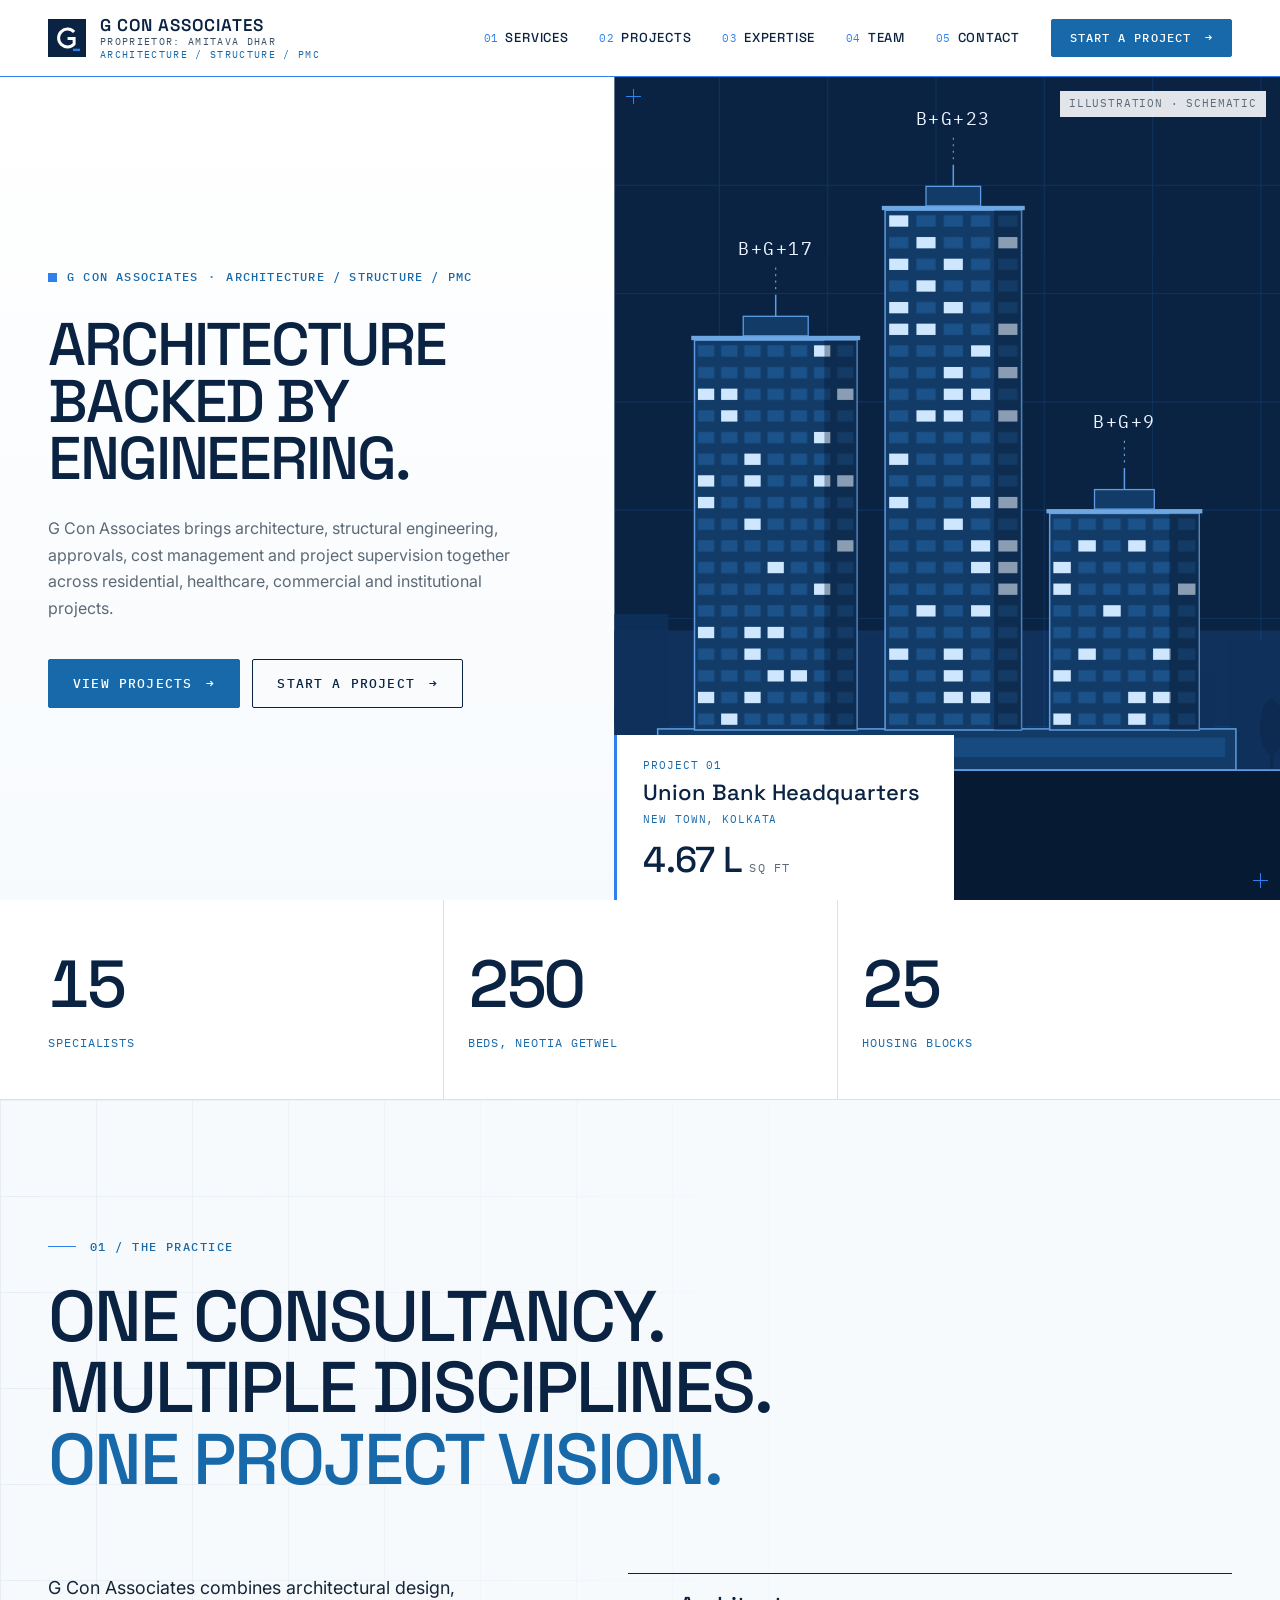
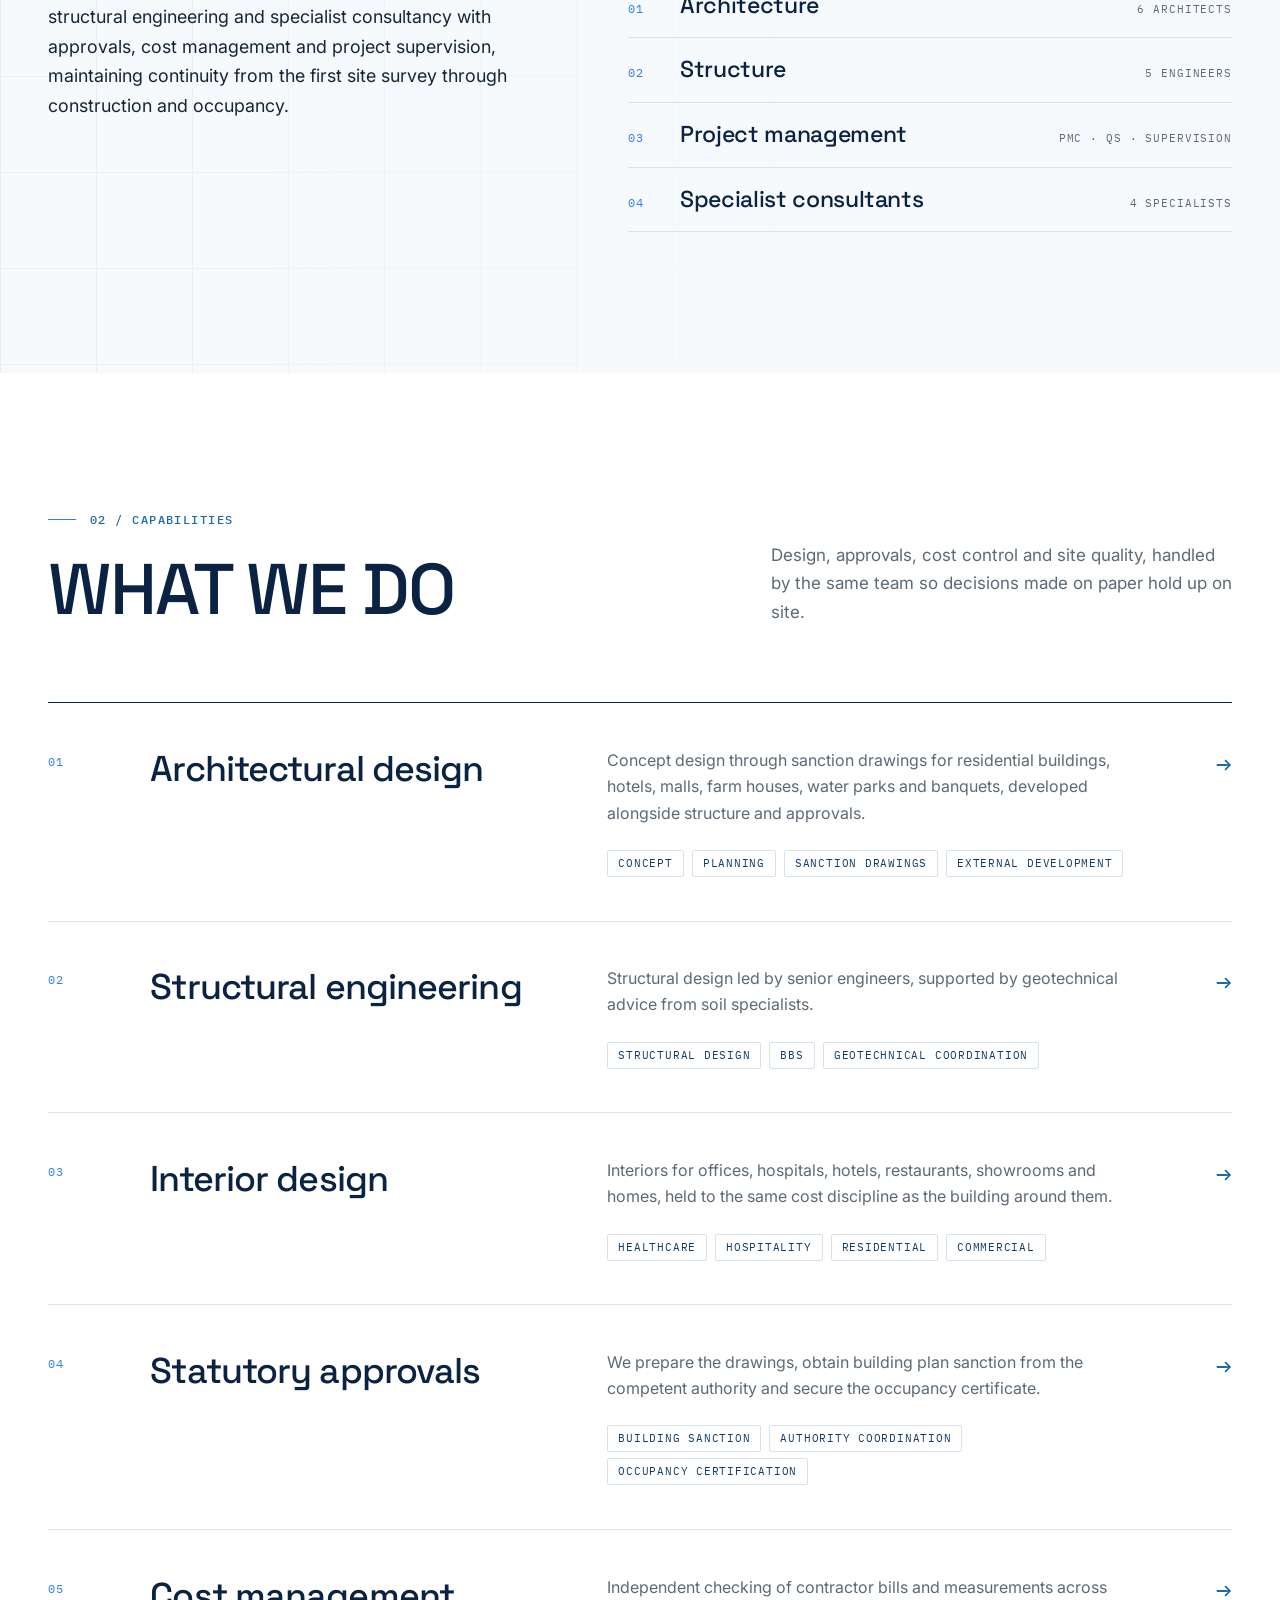
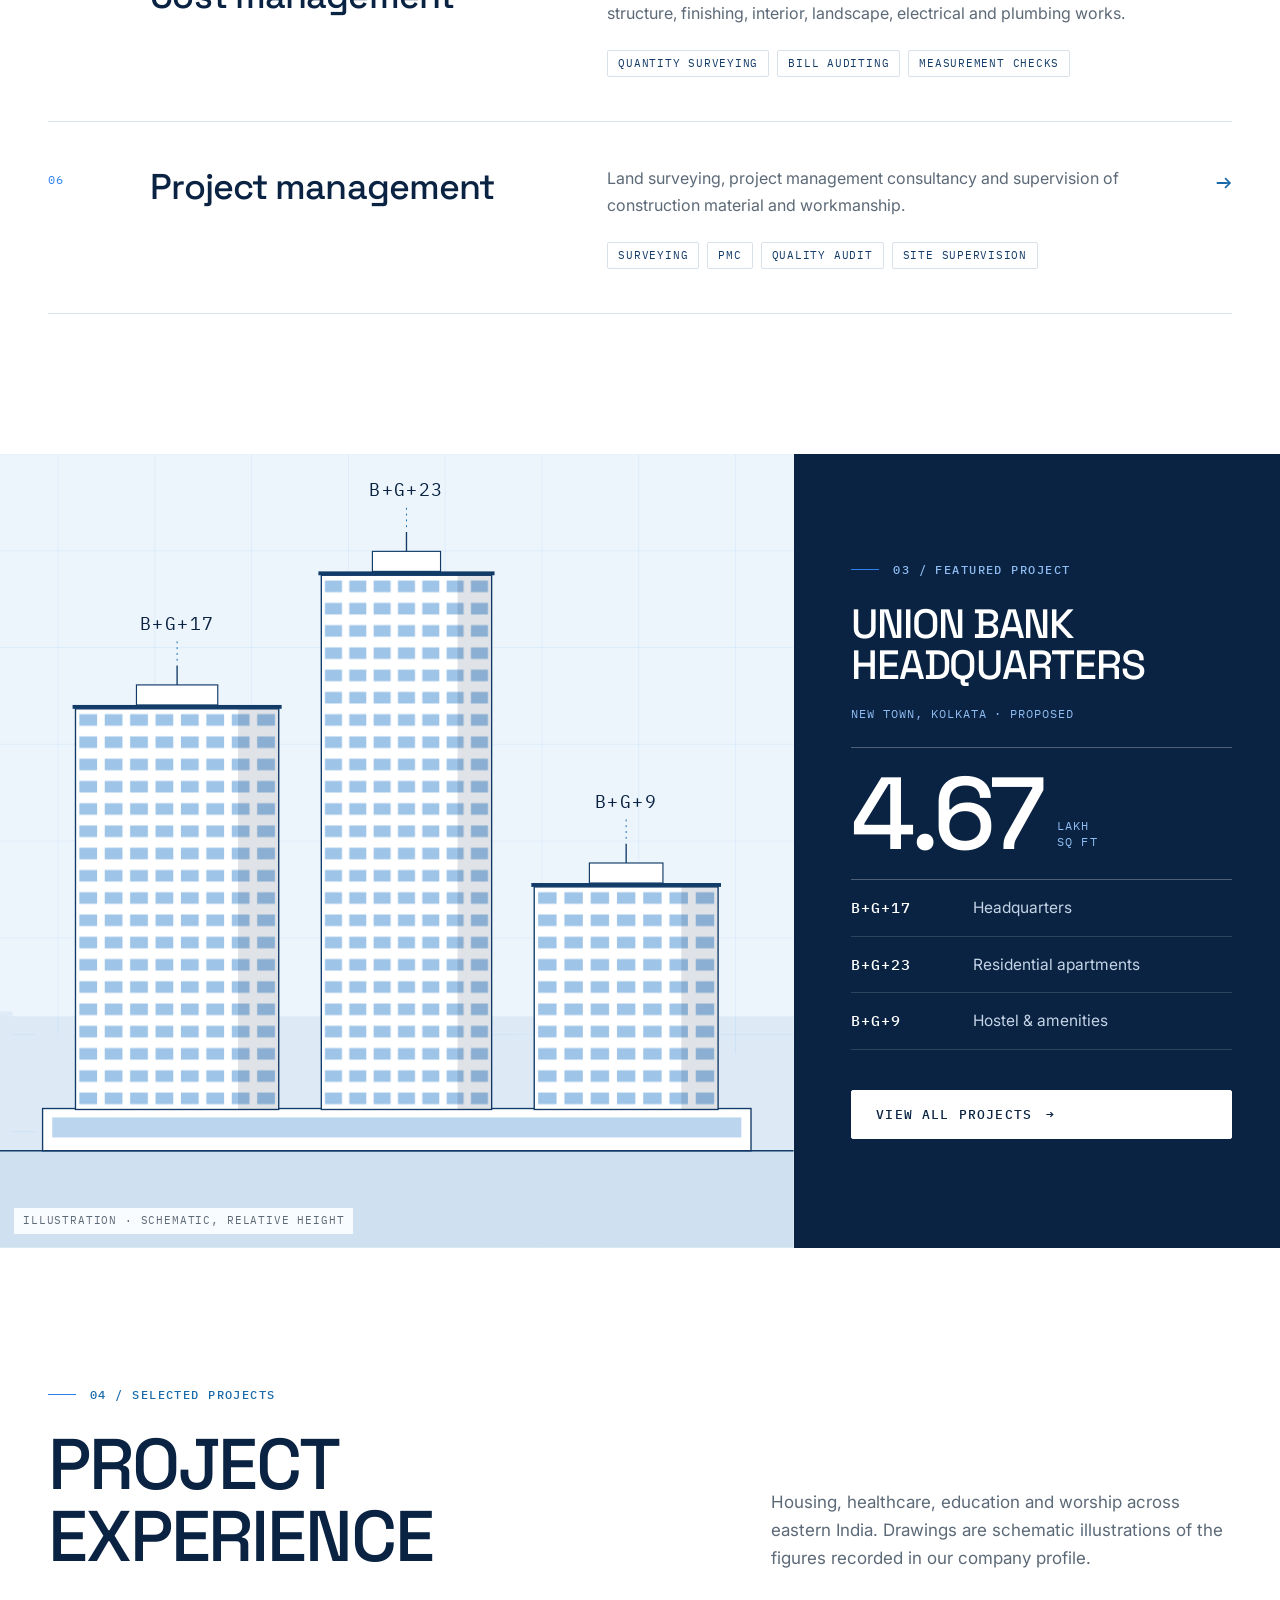
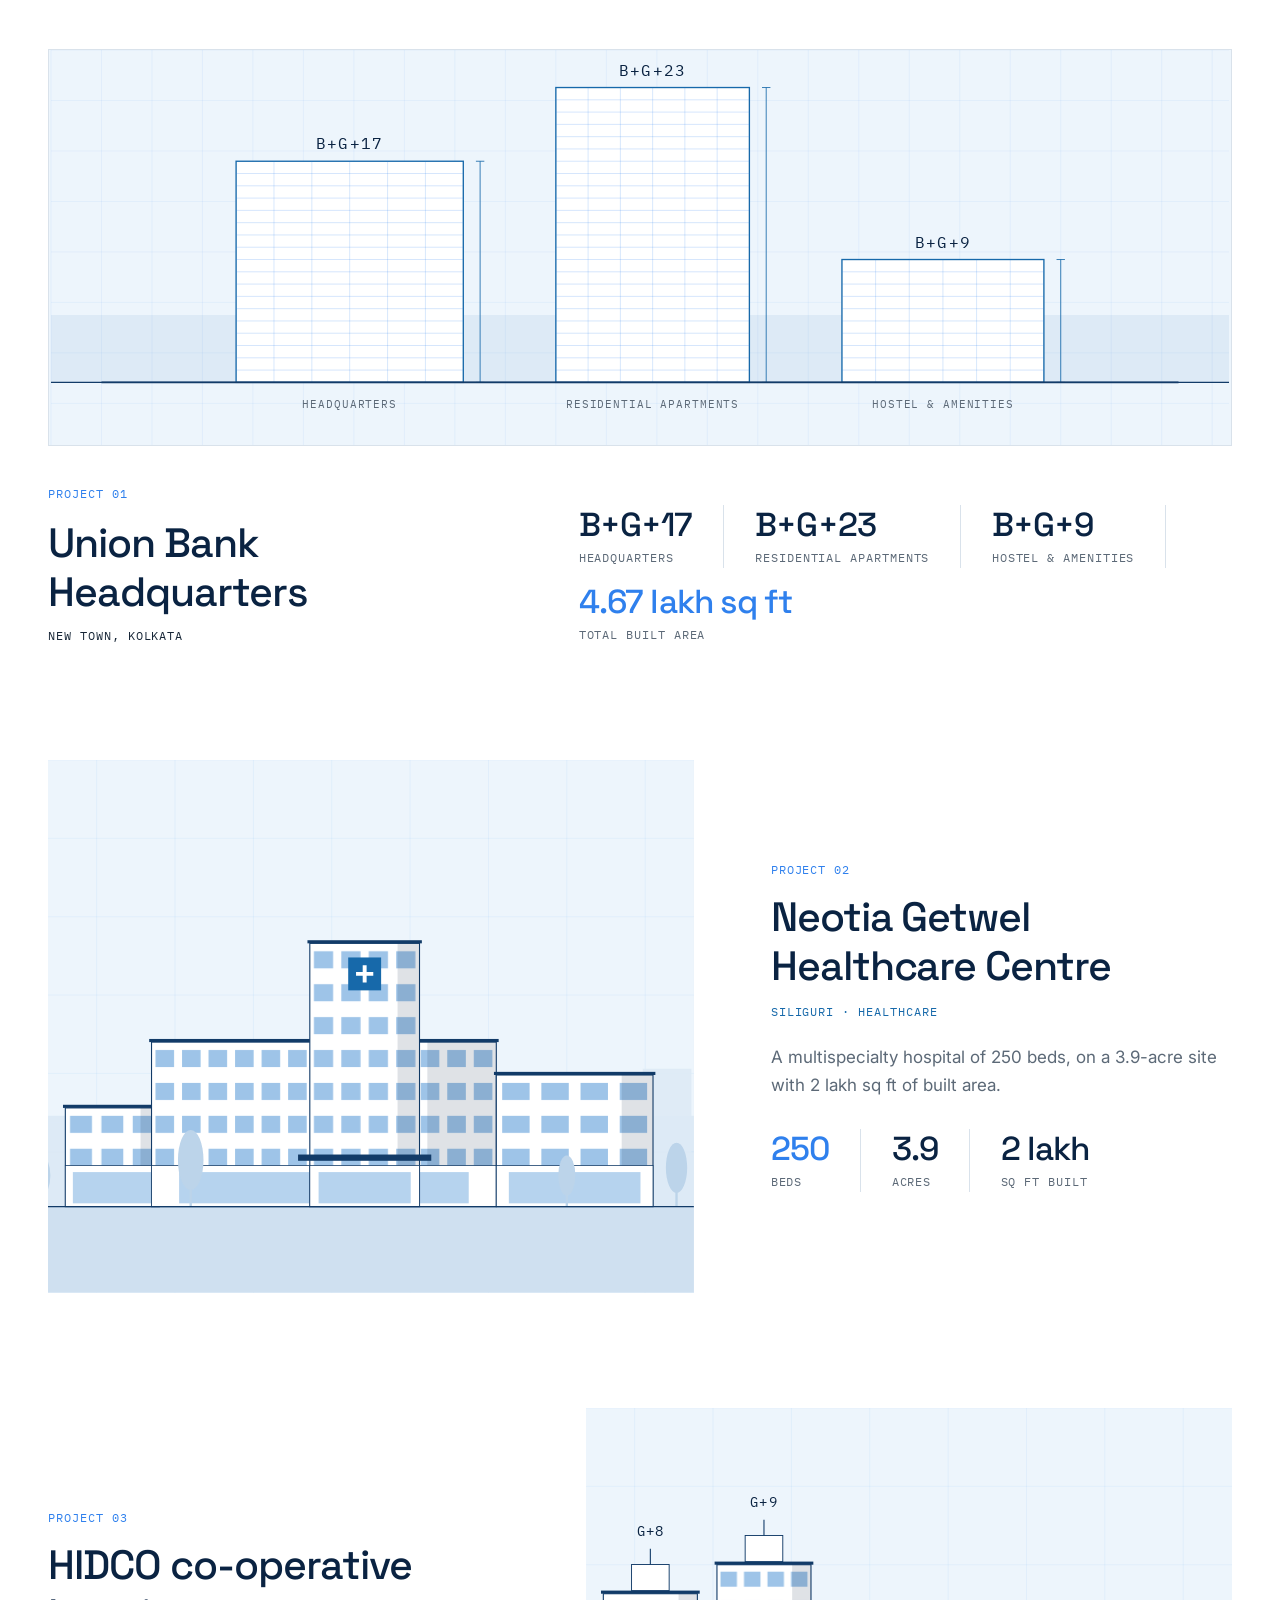
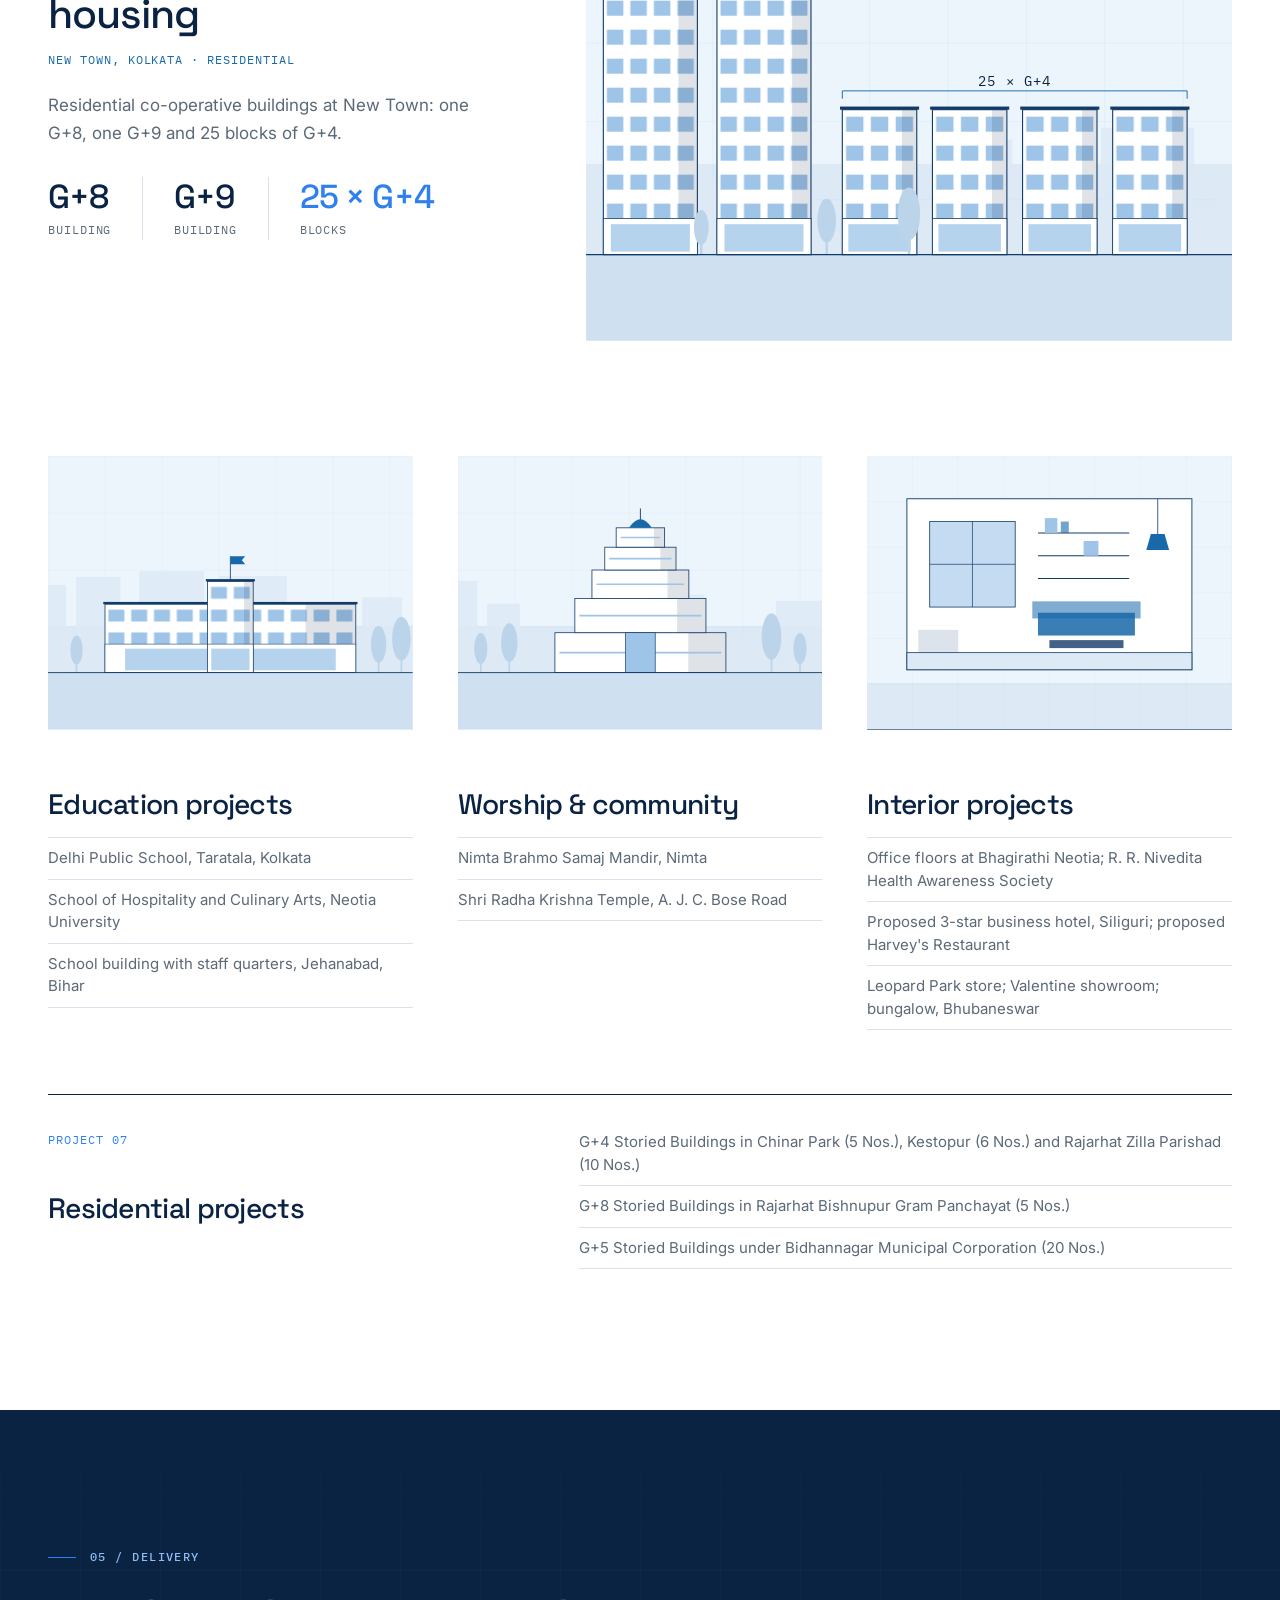
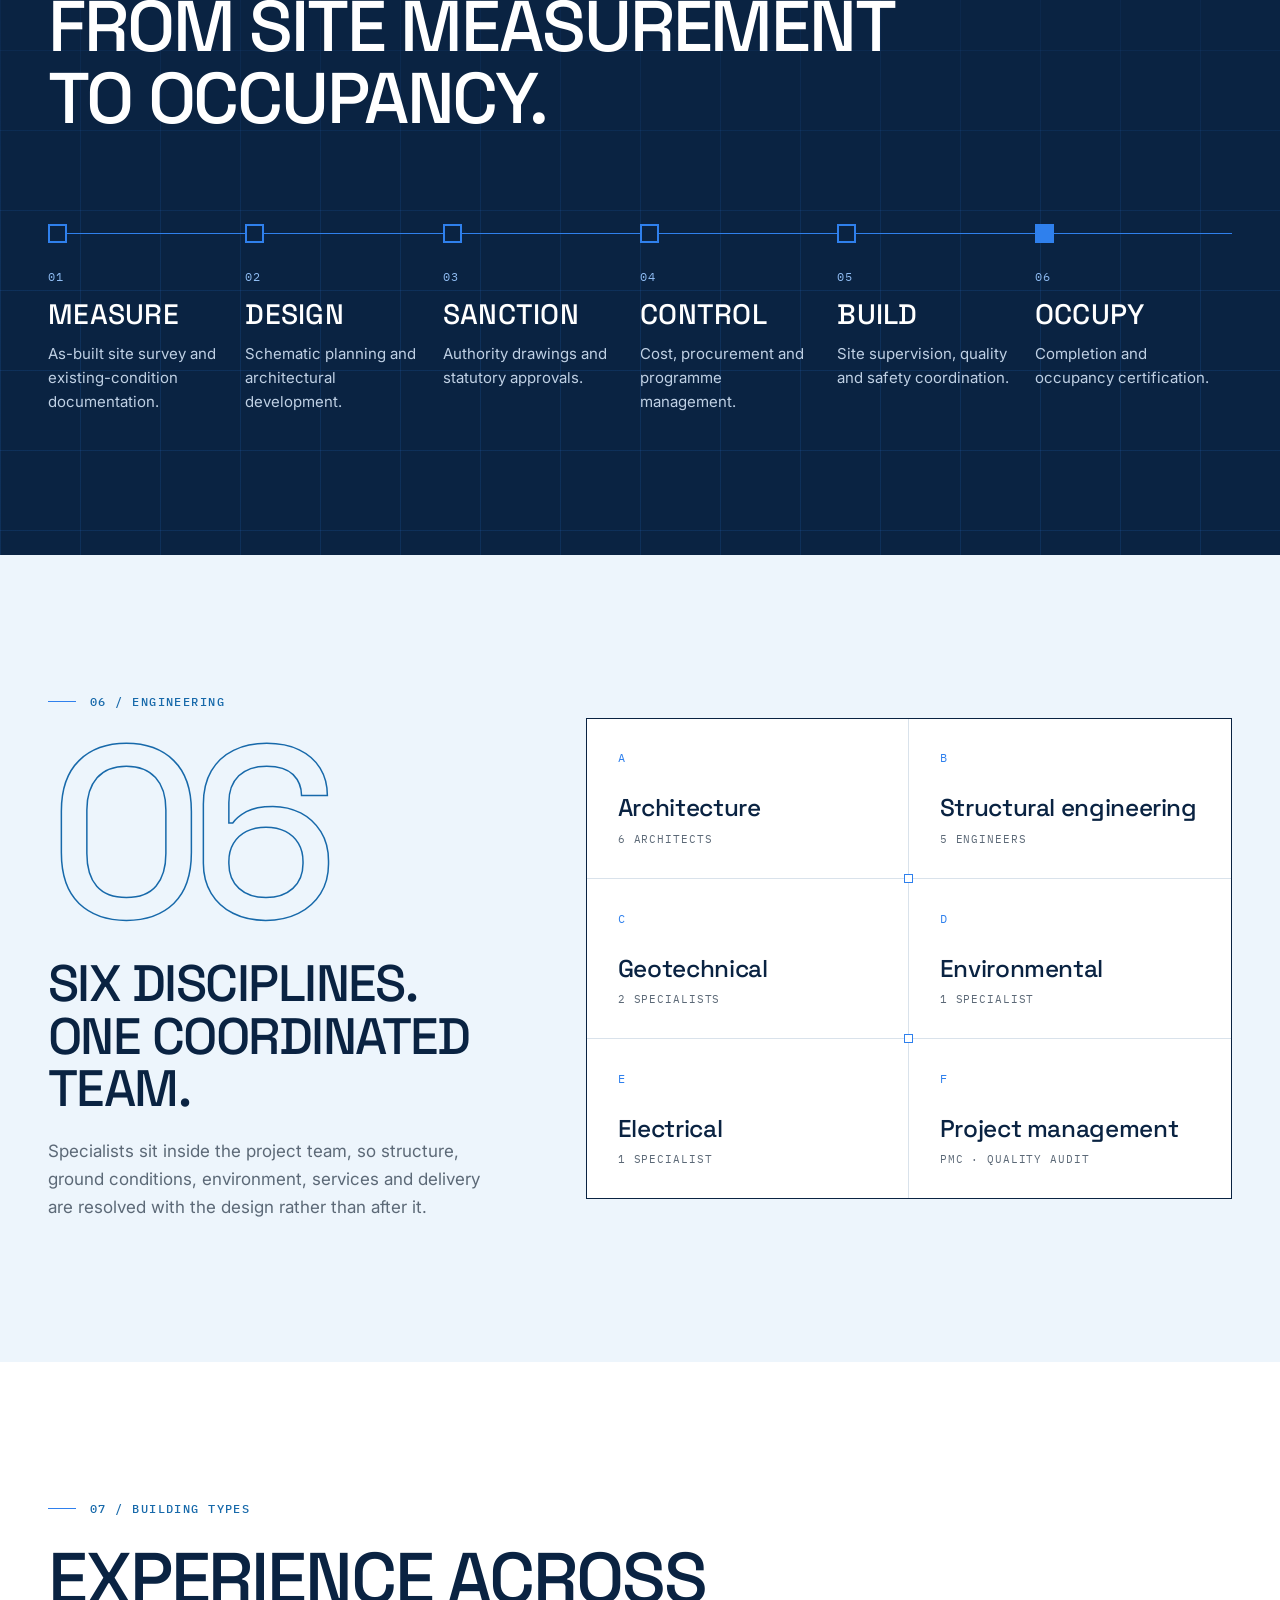
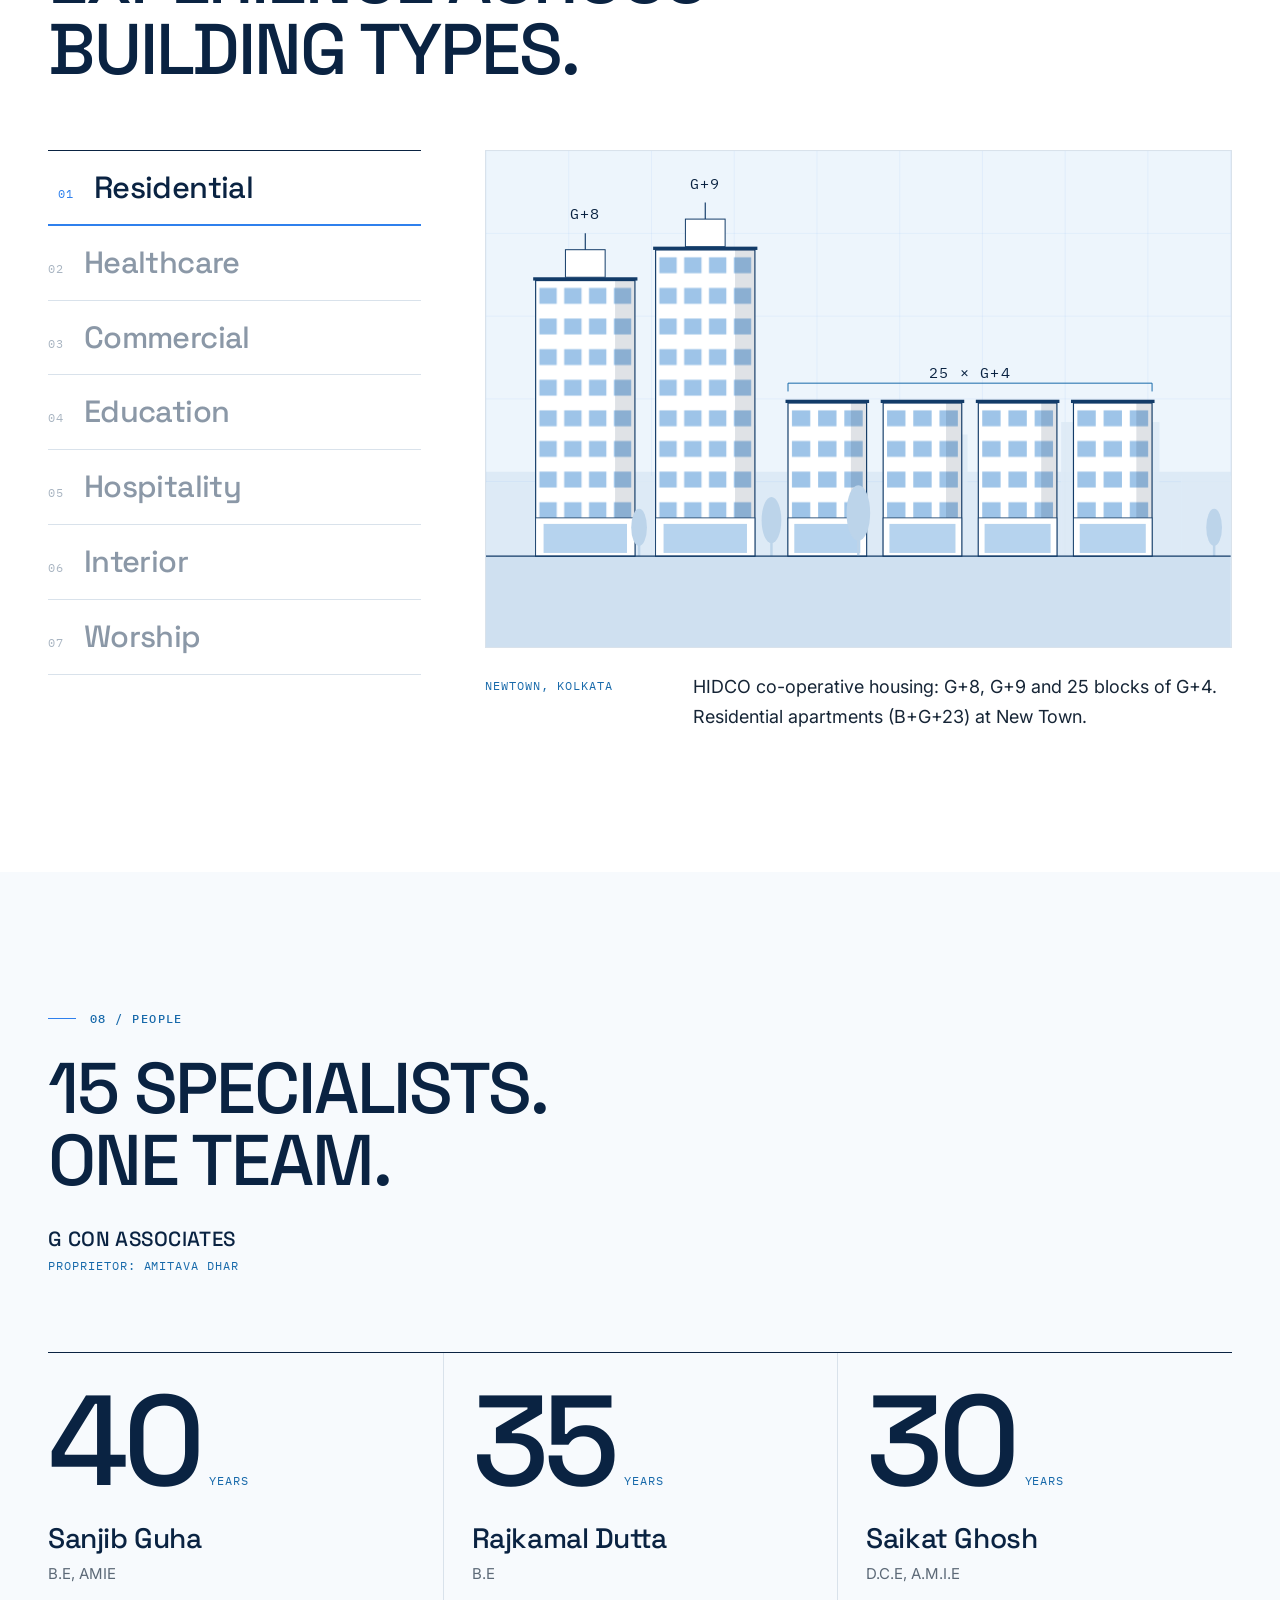
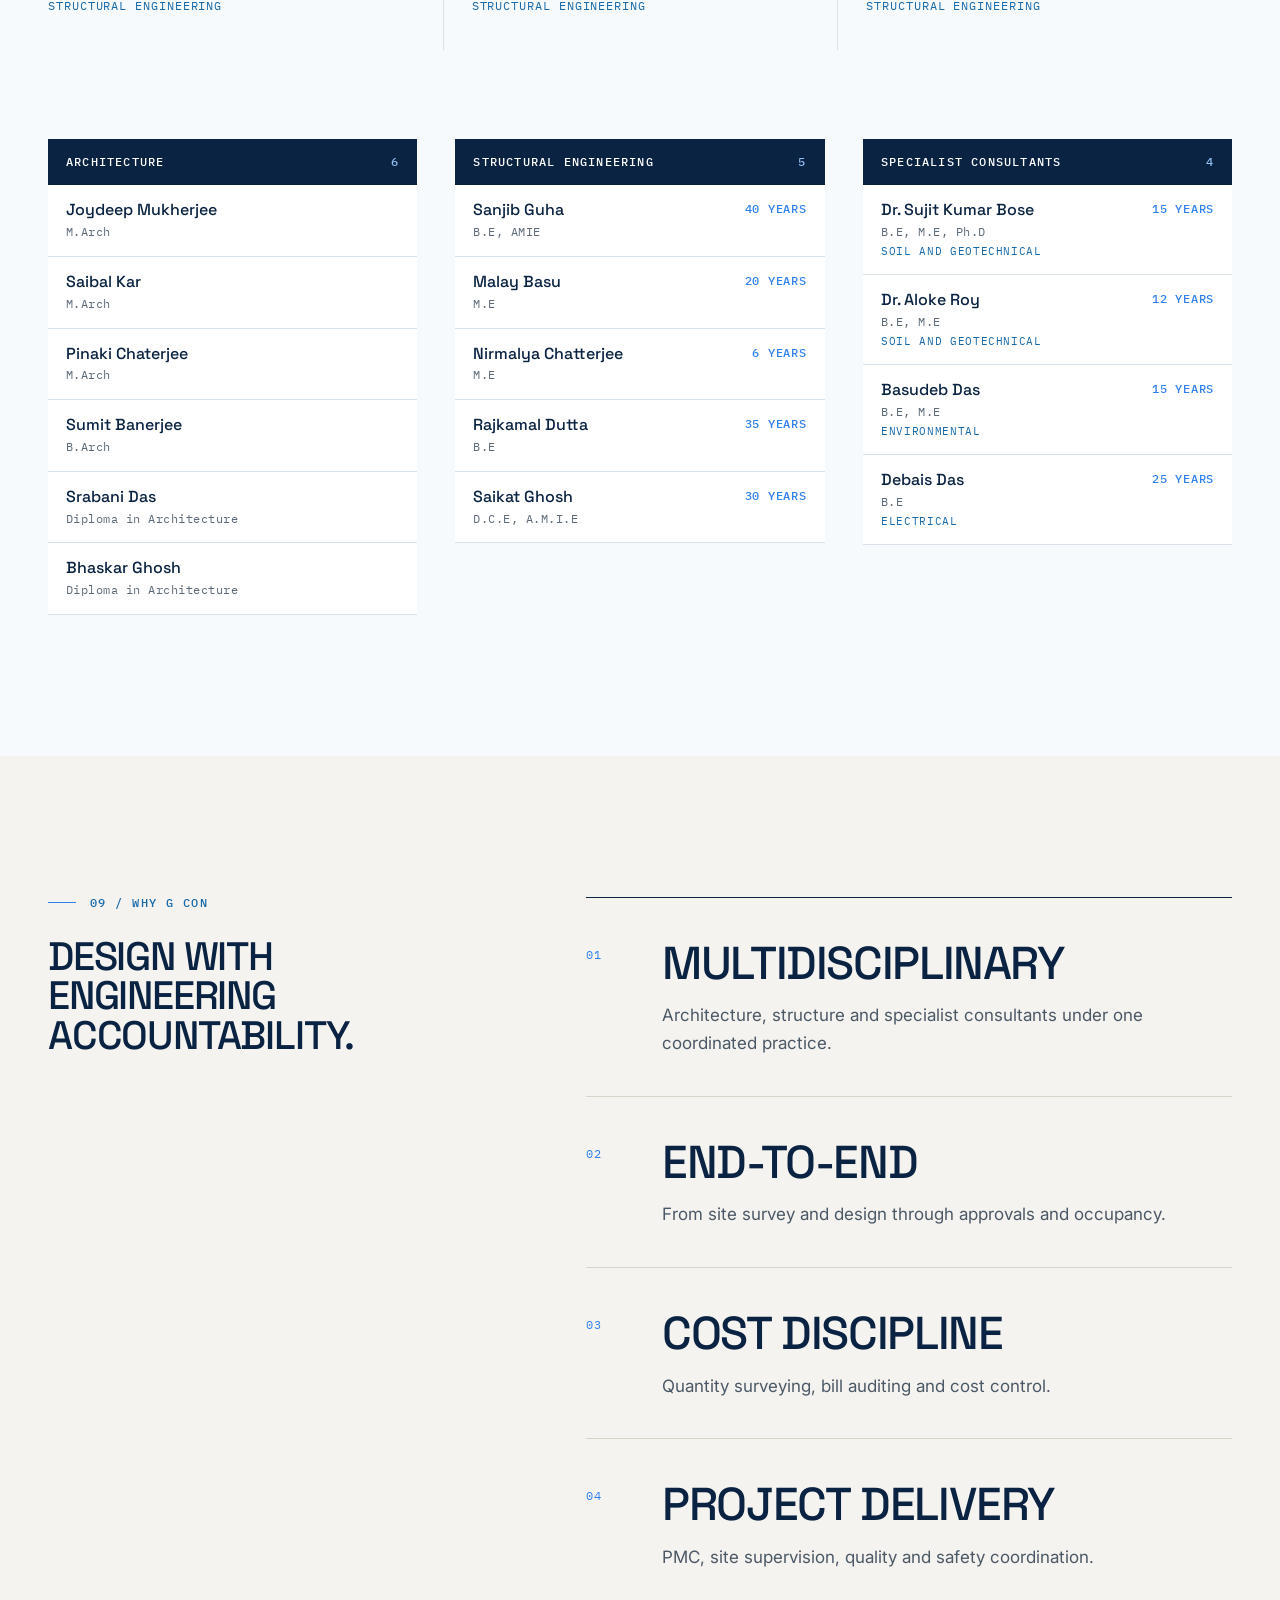
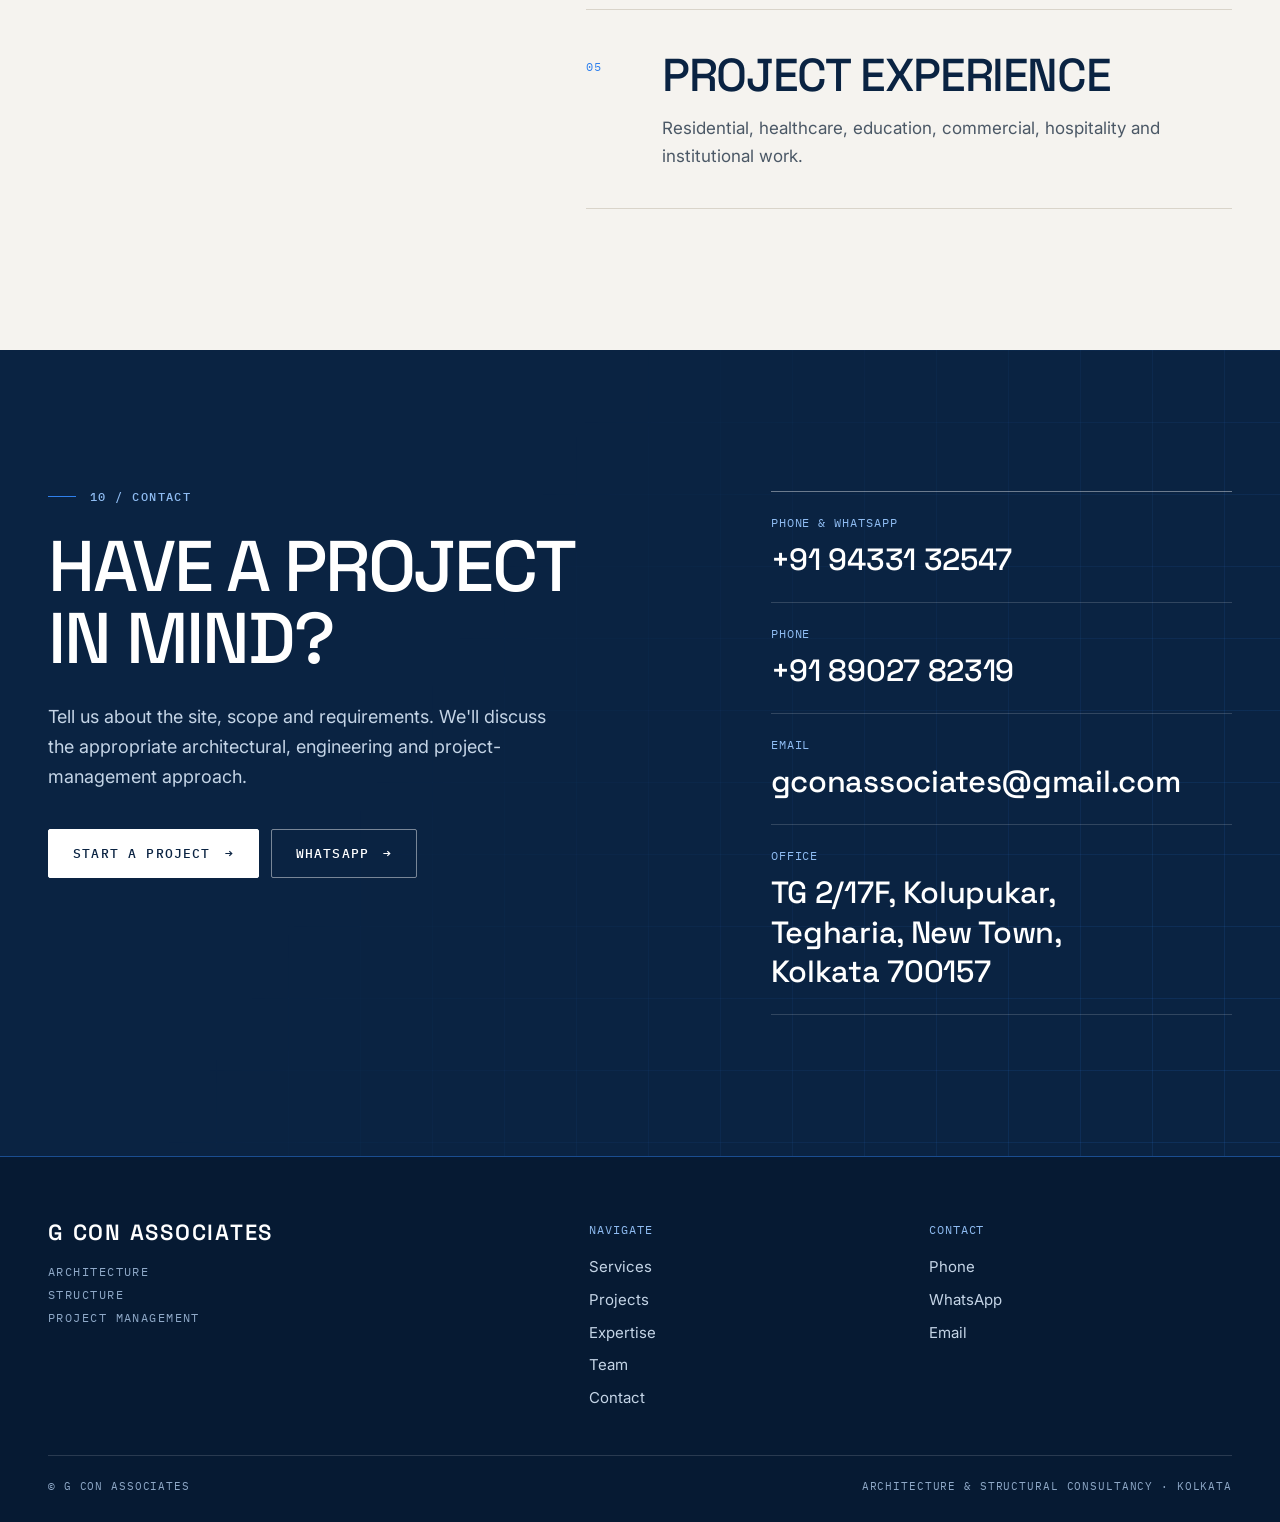
<file: index.html>
<!doctype html>
<html lang="en">
<head>
<meta charset="utf-8">
<meta name="viewport" content="width=device-width, initial-scale=1">
<title>G Con Associates | Architecture &amp; Structural Consultancy</title>
<meta name="description" content="G Con Associates provides architecture, structural engineering, project management, statutory approvals and cost consultancy across residential, healthcare, commercial and institutional projects.">
<meta name="theme-color" content="#0A2342">
<link rel="canonical" href="https://nelbinxav.github.io/gcon-associates-v2/">
<link rel="icon" href="favicon.svg" type="image/svg+xml">
<meta property="og:type" content="website">
<meta property="og:site_name" content="G Con Associates">
<meta property="og:title" content="G Con Associates | Architecture &amp; Structural Consultancy">
<meta property="og:description" content="Architecture backed by engineering. Architecture, structural engineering, approvals, cost management and project supervision from New Town, Kolkata.">
<meta property="og:url" content="https://nelbinxav.github.io/gcon-associates-v2/">
<meta property="og:image" content="https://nelbinxav.github.io/gcon-associates-v2/og.png">
<meta property="og:image:width" content="1200">
<meta property="og:image:height" content="630">
<meta property="og:image:alt" content="G Con Associates: Architecture backed by engineering">
<meta name="twitter:card" content="summary_large_image">
<link rel="preconnect" href="https://fonts.googleapis.com">
<link rel="preconnect" href="https://fonts.gstatic.com" crossorigin>
<link href="https://fonts.googleapis.com/css2?family=IBM+Plex+Mono:wght@400;500&family=Inter:wght@400;500;600&family=Space+Grotesk:wght@400;500;600&display=swap" rel="stylesheet">
<link rel="stylesheet" href="styles.css">
<script>document.documentElement.classList.add('js')</script>
<script type="application/ld+json">
{"@context":"https://schema.org","@type":"ProfessionalService","name":"G Con Associates","description":"Architecture, structural engineering, project management, statutory approvals and cost consultancy.","url":"https://nelbinxav.github.io/gcon-associates-v2/","telephone":"+91 94331 32547","email":"gconassociates@gmail.com","address":{"@type":"PostalAddress","streetAddress":"TG 2/17F, Kolupukar, Tegharia, New Town","addressLocality":"Kolkata","postalCode":"700157","addressCountry":"IN"}}
</script>
</head>
<body>
<a class="skip" href="#main">Skip to content</a>

<header class="top" id="top">
  <div class="wrap bar">
    <a class="brand" href="#top" aria-label="G Con Associates, back to top">
      <svg class="mark" viewBox="0 0 64 64" aria-hidden="true"><rect width="64" height="64" fill="#0A2342"/><path d="M44 22a15 15 0 1 0 0 20v-9H33" fill="none" stroke="#fff" stroke-width="5"/><rect x="42" y="50" width="12" height="4" fill="#2F80ED"/></svg>
      <span class="brand-text"><b>G CON ASSOCIATES</b><span class="brand-prop">Proprietor: Amitava Dhar</span><span class="brand-sub">Architecture / Structure / PMC</span></span>
    </a>
    <nav class="menu" id="menu" aria-label="Main">
      <a href="#services"><i>01</i>Services</a>
      <a href="#projects"><i>02</i>Projects</a>
      <a href="#expertise"><i>03</i>Expertise</a>
      <a href="#team"><i>04</i>Team</a>
      <a href="#contact"><i>05</i>Contact</a>
      <a class="btn btn-sm menu-cta" href="#contact">Start a project <span aria-hidden="true">→</span></a>
    </nav>
    <button class="burger" type="button" aria-expanded="false" aria-controls="menu" aria-label="Open menu"><span></span><span></span></button>
  </div>
</header>

<main id="main">

<!-- HERO -->
<section class="hero" aria-labelledby="h1">
  <div class="hero-copy">
    <p class="label"><span class="sq"></span>G Con Associates<span class="sep">·</span>Architecture / Structure / PMC</p>
    <h1 id="h1">Architecture backed by engineering.</h1>
    <p class="lede">G Con Associates brings architecture, structural engineering, approvals, cost management and project supervision together across residential, healthcare, commercial and institutional projects.</p>
    <div class="cta-row">
      <a class="btn" href="#projects">View projects <span aria-hidden="true">→</span></a>
      <a class="btn btn-ghost" href="#contact">Start a project <span aria-hidden="true">→</span></a>
    </div>
  </div>
  <figure class="hero-img reveal-img">
    <div class="img-in"><svg class="scene" viewBox="0 0 820 760" preserveAspectRatio="xMidYMid slice" role="img" aria-label="Illustration of the three Union Bank buildings at New Town: a B+G+17 headquarters, B+G+23 residential apartments and a B+G+9 hostel and amenities block"><rect width="820" height="760" fill="#0A2342"/><rect y="511" width="820" height="129" fill="#0F315B"/><path d="M0 0V760M100 0V760M200 0V760M300 0V760M400 0V760M500 0V760M600 0V760M700 0V760M800 0V760M0 0H820M0 100H820M0 200H820M0 300H820M0 400H820M0 500H820M0 600H820M0 700H820" stroke="#2F80ED" stroke-opacity=".16" stroke-width="1" fill="none"/><rect y="640" width="820" height="120" fill="#071A33"/><rect x="-20" y="557" width="88" height="83" fill="#0F315B" fill-opacity=".85"/><rect x="85" y="496" width="68" height="144" fill="#0F315B" fill-opacity=".85"/><rect x="176" y="519" width="59" height="121" fill="#0F315B" fill-opacity=".85"/><rect x="265" y="515" width="110" height="125" fill="#0F315B" fill-opacity=".85"/><rect x="399" y="514" width="84" height="126" fill="#0F315B" fill-opacity=".85"/><rect x="511" y="542" width="52" height="98" fill="#0F315B" fill-opacity=".85"/><rect x="581" y="551" width="76" height="89" fill="#0F315B" fill-opacity=".85"/><rect x="671" y="520" width="117" height="120" fill="#0F315B" fill-opacity=".85"/><rect x="812" y="576" width="56" height="64" fill="#0F315B" fill-opacity=".85"/><rect x="143.0" y="602.0" width="534.0" height="38.0" fill="#123B68" stroke="#5E9BE0" stroke-width="1.4"/><rect x="153.0" y="610.0" width="514.0" height="18.0" fill="#1B528A" fill-opacity=".7"/><defs><pattern id="pu1" x="177.0" y="243.0" width="21.43" height="20" patternUnits="userSpaceOnUse"><rect x="3.21" y="4.80" width="15.00" height="10.40" fill="#1B528A"/></pattern></defs><rect x="177.0" y="243.0" width="150.0" height="360.0" fill="#123B68" stroke="#5E9BE0" stroke-width="1.4"/><rect x="177.0" y="243.0" width="150.0" height="360.0" fill="url(#pu1)"/><rect x="287.4" y="247.8" width="15.0" height="10.4" fill="#CFE6FF"/><rect x="180.2" y="287.8" width="15.0" height="10.4" fill="#CFE6FF"/><rect x="201.6" y="287.8" width="15.0" height="10.4" fill="#CFE6FF"/><rect x="308.8" y="287.8" width="15.0" height="10.4" fill="#CFE6FF"/><rect x="201.6" y="307.8" width="15.0" height="10.4" fill="#CFE6FF"/><rect x="287.4" y="327.8" width="15.0" height="10.4" fill="#CFE6FF"/><rect x="223.1" y="347.8" width="15.0" height="10.4" fill="#CFE6FF"/><rect x="180.2" y="367.8" width="15.0" height="10.4" fill="#CFE6FF"/><rect x="223.1" y="367.8" width="15.0" height="10.4" fill="#CFE6FF"/><rect x="287.4" y="367.8" width="15.0" height="10.4" fill="#CFE6FF"/><rect x="308.8" y="367.8" width="15.0" height="10.4" fill="#CFE6FF"/><rect x="180.2" y="387.8" width="15.0" height="10.4" fill="#CFE6FF"/><rect x="223.1" y="407.8" width="15.0" height="10.4" fill="#CFE6FF"/><rect x="308.8" y="427.8" width="15.0" height="10.4" fill="#CFE6FF"/><rect x="244.5" y="447.8" width="15.0" height="10.4" fill="#CFE6FF"/><rect x="287.4" y="467.8" width="15.0" height="10.4" fill="#CFE6FF"/><rect x="180.2" y="507.8" width="15.0" height="10.4" fill="#CFE6FF"/><rect x="223.1" y="507.8" width="15.0" height="10.4" fill="#CFE6FF"/><rect x="244.5" y="507.8" width="15.0" height="10.4" fill="#CFE6FF"/><rect x="223.1" y="527.8" width="15.0" height="10.4" fill="#CFE6FF"/><rect x="244.5" y="547.8" width="15.0" height="10.4" fill="#CFE6FF"/><rect x="265.9" y="547.8" width="15.0" height="10.4" fill="#CFE6FF"/><rect x="180.2" y="567.8" width="15.0" height="10.4" fill="#CFE6FF"/><rect x="223.1" y="567.8" width="15.0" height="10.4" fill="#CFE6FF"/><rect x="201.6" y="587.8" width="15.0" height="10.4" fill="#CFE6FF"/><rect x="297.0" y="243.0" width="30.0" height="360.0" fill="#050F1E" fill-opacity=".34"/><rect x="174.0" y="239.0" width="156.0" height="4" fill="#6FA8E0"/><rect x="222.0" y="221.0" width="60.0" height="18.0" fill="#123B68" stroke="#5E9BE0" stroke-width="1.2"/><line x1="252.0" y1="221.0" x2="252.0" y2="201.0" stroke="#5E9BE0" stroke-width="1.4"/><line x1="252.0" y1="196.0" x2="252.0" y2="174.0" stroke="#6FA8E0" stroke-width="1" stroke-dasharray="2 4"/><text x="252.0" y="164.0" text-anchor="middle" font-size="17" class="t" fill="#EAF3FF">B+G+17</text><defs><pattern id="pu2" x="353.0" y="123.0" width="25.20" height="20" patternUnits="userSpaceOnUse"><rect x="3.78" y="4.80" width="17.64" height="10.40" fill="#1B528A"/></pattern></defs><rect x="353.0" y="123.0" width="126.0" height="480.0" fill="#123B68" stroke="#5E9BE0" stroke-width="1.4"/><rect x="353.0" y="123.0" width="126.0" height="480.0" fill="url(#pu2)"/><rect x="356.8" y="127.8" width="17.6" height="10.4" fill="#CFE6FF"/><rect x="382.0" y="147.8" width="17.6" height="10.4" fill="#CFE6FF"/><rect x="457.6" y="147.8" width="17.6" height="10.4" fill="#CFE6FF"/><rect x="356.8" y="167.8" width="17.6" height="10.4" fill="#CFE6FF"/><rect x="407.2" y="167.8" width="17.6" height="10.4" fill="#CFE6FF"/><rect x="382.0" y="187.8" width="17.6" height="10.4" fill="#CFE6FF"/><rect x="356.8" y="207.8" width="17.6" height="10.4" fill="#CFE6FF"/><rect x="407.2" y="207.8" width="17.6" height="10.4" fill="#CFE6FF"/><rect x="356.8" y="227.8" width="17.6" height="10.4" fill="#CFE6FF"/><rect x="382.0" y="227.8" width="17.6" height="10.4" fill="#CFE6FF"/><rect x="457.6" y="227.8" width="17.6" height="10.4" fill="#CFE6FF"/><rect x="432.4" y="247.8" width="17.6" height="10.4" fill="#CFE6FF"/><rect x="407.2" y="267.8" width="17.6" height="10.4" fill="#CFE6FF"/><rect x="457.6" y="267.8" width="17.6" height="10.4" fill="#CFE6FF"/><rect x="407.2" y="287.8" width="17.6" height="10.4" fill="#CFE6FF"/><rect x="432.4" y="287.8" width="17.6" height="10.4" fill="#CFE6FF"/><rect x="382.0" y="307.8" width="17.6" height="10.4" fill="#CFE6FF"/><rect x="407.2" y="307.8" width="17.6" height="10.4" fill="#CFE6FF"/><rect x="457.6" y="307.8" width="17.6" height="10.4" fill="#CFE6FF"/><rect x="356.8" y="347.8" width="17.6" height="10.4" fill="#CFE6FF"/><rect x="356.8" y="387.8" width="17.6" height="10.4" fill="#CFE6FF"/><rect x="432.4" y="387.8" width="17.6" height="10.4" fill="#CFE6FF"/><rect x="457.6" y="387.8" width="17.6" height="10.4" fill="#CFE6FF"/><rect x="407.2" y="407.8" width="17.6" height="10.4" fill="#CFE6FF"/><rect x="432.4" y="427.8" width="17.6" height="10.4" fill="#CFE6FF"/><rect x="457.6" y="427.8" width="17.6" height="10.4" fill="#CFE6FF"/><rect x="432.4" y="447.8" width="17.6" height="10.4" fill="#CFE6FF"/><rect x="457.6" y="447.8" width="17.6" height="10.4" fill="#CFE6FF"/><rect x="457.6" y="467.8" width="17.6" height="10.4" fill="#CFE6FF"/><rect x="382.0" y="487.8" width="17.6" height="10.4" fill="#CFE6FF"/><rect x="432.4" y="487.8" width="17.6" height="10.4" fill="#CFE6FF"/><rect x="356.8" y="527.8" width="17.6" height="10.4" fill="#CFE6FF"/><rect x="407.2" y="527.8" width="17.6" height="10.4" fill="#CFE6FF"/><rect x="407.2" y="547.8" width="17.6" height="10.4" fill="#CFE6FF"/><rect x="407.2" y="567.8" width="17.6" height="10.4" fill="#CFE6FF"/><rect x="432.4" y="567.8" width="17.6" height="10.4" fill="#CFE6FF"/><rect x="453.8" y="123.0" width="25.2" height="480.0" fill="#050F1E" fill-opacity=".34"/><rect x="350.0" y="119.0" width="132.0" height="4" fill="#6FA8E0"/><rect x="390.8" y="101.0" width="50.4" height="18.0" fill="#123B68" stroke="#5E9BE0" stroke-width="1.2"/><line x1="416.0" y1="101.0" x2="416.0" y2="81.0" stroke="#5E9BE0" stroke-width="1.4"/><line x1="416.0" y1="76.0" x2="416.0" y2="54.0" stroke="#6FA8E0" stroke-width="1" stroke-dasharray="2 4"/><text x="416.0" y="44.0" text-anchor="middle" font-size="17" class="t" fill="#EAF3FF">B+G+23</text><defs><pattern id="pu3" x="505.0" y="403.0" width="23.00" height="20" patternUnits="userSpaceOnUse"><rect x="3.45" y="4.80" width="16.10" height="10.40" fill="#1B528A"/></pattern></defs><rect x="505.0" y="403.0" width="138.0" height="200.0" fill="#123B68" stroke="#5E9BE0" stroke-width="1.4"/><rect x="505.0" y="403.0" width="138.0" height="200.0" fill="url(#pu3)"/><rect x="531.5" y="427.8" width="16.1" height="10.4" fill="#CFE6FF"/><rect x="577.5" y="427.8" width="16.1" height="10.4" fill="#CFE6FF"/><rect x="508.4" y="447.8" width="16.1" height="10.4" fill="#CFE6FF"/><rect x="508.4" y="467.8" width="16.1" height="10.4" fill="#CFE6FF"/><rect x="623.5" y="467.8" width="16.1" height="10.4" fill="#CFE6FF"/><rect x="554.5" y="487.8" width="16.1" height="10.4" fill="#CFE6FF"/><rect x="531.5" y="527.8" width="16.1" height="10.4" fill="#CFE6FF"/><rect x="600.5" y="527.8" width="16.1" height="10.4" fill="#CFE6FF"/><rect x="508.4" y="547.8" width="16.1" height="10.4" fill="#CFE6FF"/><rect x="577.5" y="567.8" width="16.1" height="10.4" fill="#CFE6FF"/><rect x="600.5" y="567.8" width="16.1" height="10.4" fill="#CFE6FF"/><rect x="508.4" y="587.8" width="16.1" height="10.4" fill="#CFE6FF"/><rect x="577.5" y="587.8" width="16.1" height="10.4" fill="#CFE6FF"/><rect x="615.4" y="403.0" width="27.6" height="200.0" fill="#050F1E" fill-opacity=".34"/><rect x="502.0" y="399.0" width="144.0" height="4" fill="#6FA8E0"/><rect x="546.4" y="381.0" width="55.2" height="18.0" fill="#123B68" stroke="#5E9BE0" stroke-width="1.2"/><line x1="574.0" y1="381.0" x2="574.0" y2="361.0" stroke="#5E9BE0" stroke-width="1.4"/><line x1="574.0" y1="356.0" x2="574.0" y2="334.0" stroke="#6FA8E0" stroke-width="1" stroke-dasharray="2 4"/><text x="574.0" y="324.0" text-anchor="middle" font-size="17" class="t" fill="#EAF3FF">B+G+9</text><rect x="38.5" y="622.1" width="3" height="17.9" fill="#0D2B50"/><ellipse cx="40" cy="600.3" rx="10.9" ry="25.6" fill="#0D2B50"/><rect x="88.5" y="617.6" width="3" height="22.4" fill="#0D2B50"/><ellipse cx="90" cy="590.4" rx="13.6" ry="32.0" fill="#0D2B50"/><rect x="758.5" y="613.1" width="3" height="26.9" fill="#0D2B50"/><ellipse cx="760" cy="580.5" rx="16.3" ry="38.4" fill="#0D2B50"/><rect x="708.5" y="622.1" width="3" height="17.9" fill="#0D2B50"/><ellipse cx="710" cy="600.3" rx="10.9" ry="25.6" fill="#0D2B50"/><line x1="0" y1="640" x2="820" y2="640" stroke="#5E9BE0" stroke-width="1.6"/></svg></div>
    <figcaption class="spec-tag">
      <span class="mono">Project 01</span>
      <b>Union Bank Headquarters</b>
      <span class="mono">New Town, Kolkata</span>
      <span class="spec-big">4.67 L <small>sq ft</small></span>
    </figcaption>
    <span class="mono corner tr">Illustration · schematic</span>
    <span class="cross tl" aria-hidden="true"></span><span class="cross br" aria-hidden="true"></span>
  </figure>
</section>

<!-- CREDIBILITY -->
<section class="cred" aria-label="The practice in figures">
  <ul class="wrap cred-grid">
    <li><b class="num" data-to="15" data-dec="0">15</b><span class="mono">Specialists</span></li>
    <li><b class="num" data-to="250" data-dec="0">250</b><span class="mono">Beds, Neotia Getwel</span></li>
    <li><b class="num" data-to="25" data-dec="0">25</b><span class="mono">Housing blocks</span></li>
  </ul>
</section>

<!-- 01 THE PRACTICE -->
<section class="practice" aria-labelledby="h-practice">
  <div class="wrap">
    <p class="sec-label"><span>01 / The practice</span></p>
    <h2 id="h-practice" class="display">One consultancy.<br>Multiple disciplines.<br><em>One project vision.</em></h2>
    <div class="practice-grid">
      <p class="practice-copy">G Con Associates combines architectural design, structural engineering and specialist consultancy with approvals, cost management and project supervision, maintaining continuity from the first site survey through construction and occupancy.</p>
      <ol class="disc">
        <li><span class="mono">01</span><h3>Architecture</h3><span class="mono">6 architects</span></li>
        <li><span class="mono">02</span><h3>Structure</h3><span class="mono">5 engineers</span></li>
        <li><span class="mono">03</span><h3>Project management</h3><span class="mono">PMC · QS · Supervision</span></li>
        <li><span class="mono">04</span><h3>Specialist consultants</h3><span class="mono">4 specialists</span></li>
      </ol>
    </div>
  </div>
</section>

<!-- 02 CAPABILITIES -->
<section class="services" id="services" aria-labelledby="h-services">
  <div class="wrap">
    <div class="sec-top">
      <div>
        <p class="sec-label"><span>02 / Capabilities</span></p>
        <h2 id="h-services" class="display">What we do</h2>
      </div>
      <p class="sec-sub">Design, approvals, cost control and site quality, handled by the same team so decisions made on paper hold up on site.</p>
    </div>
    <ol class="svc-list">
      <li class="svc"><span class="mono n">01</span><h3>Architectural design</h3>
        <p>Concept design through sanction drawings for residential buildings, hotels, malls, farm houses, water parks and banquets, developed alongside structure and approvals.</p>
        <ul class="tags"><li>Concept</li><li>Planning</li><li>Sanction drawings</li><li>External development</li></ul><span class="arr" aria-hidden="true">→</span></li>
      <li class="svc"><span class="mono n">02</span><h3>Structural engineering</h3>
        <p>Structural design led by senior engineers, supported by geotechnical advice from soil specialists.</p>
        <ul class="tags"><li>Structural design</li><li>BBS</li><li>Geotechnical coordination</li></ul><span class="arr" aria-hidden="true">→</span></li>
      <li class="svc"><span class="mono n">03</span><h3>Interior design</h3>
        <p>Interiors for offices, hospitals, hotels, restaurants, showrooms and homes, held to the same cost discipline as the building around them.</p>
        <ul class="tags"><li>Healthcare</li><li>Hospitality</li><li>Residential</li><li>Commercial</li></ul><span class="arr" aria-hidden="true">→</span></li>
      <li class="svc"><span class="mono n">04</span><h3>Statutory approvals</h3>
        <p>We prepare the drawings, obtain building plan sanction from the competent authority and secure the occupancy certificate.</p>
        <ul class="tags"><li>Building sanction</li><li>Authority coordination</li><li>Occupancy certification</li></ul><span class="arr" aria-hidden="true">→</span></li>
      <li class="svc"><span class="mono n">05</span><h3>Cost management</h3>
        <p>Independent checking of contractor bills and measurements across structure, finishing, interior, landscape, electrical and plumbing works.</p>
        <ul class="tags"><li>Quantity surveying</li><li>Bill auditing</li><li>Measurement checks</li></ul><span class="arr" aria-hidden="true">→</span></li>
      <li class="svc"><span class="mono n">06</span><h3>Project management</h3>
        <p>Land surveying, project management consultancy and supervision of construction material and workmanship.</p>
        <ul class="tags"><li>Surveying</li><li>PMC</li><li>Quality audit</li><li>Site supervision</li></ul><span class="arr" aria-hidden="true">→</span></li>
    </ol>
  </div>
</section>

<!-- 03 FEATURED PROJECT -->
<section class="featured" id="featured" aria-labelledby="h-featured">
  <figure class="feat-img reveal-img">
    <div class="img-in"><svg class="scene" viewBox="0 0 1100 820" preserveAspectRatio="xMidYMid slice" role="img" aria-label="Illustration of the Union Bank Headquarters complex, New Town, Kolkata: a B+G+17 headquarters, B+G+23 residential apartments and a B+G+9 hostel and amenities block"><rect width="1100" height="820" fill="#EDF5FC"/><rect y="581" width="1100" height="139" fill="#DDEAF6"/><path d="M0 0V820M100 0V820M200 0V820M300 0V820M400 0V820M500 0V820M600 0V820M700 0V820M800 0V820M900 0V820M1000 0V820M1100 0V820M0 0H1100M0 100H1100M0 200H1100M0 300H1100M0 400H1100M0 500H1100M0 600H1100M0 700H1100M0 800H1100" stroke="#2F80ED" stroke-opacity=".08" stroke-width="1" fill="none"/><rect y="720" width="1100" height="100" fill="#CFE0F0"/><rect x="-20" y="637" width="88" height="83" fill="#DDEAF6" fill-opacity=".85"/><rect x="85" y="576" width="68" height="144" fill="#DDEAF6" fill-opacity=".85"/><rect x="176" y="599" width="59" height="121" fill="#DDEAF6" fill-opacity=".85"/><rect x="265" y="595" width="110" height="125" fill="#DDEAF6" fill-opacity=".85"/><rect x="399" y="594" width="84" height="126" fill="#DDEAF6" fill-opacity=".85"/><rect x="511" y="622" width="52" height="98" fill="#DDEAF6" fill-opacity=".85"/><rect x="581" y="631" width="76" height="89" fill="#DDEAF6" fill-opacity=".85"/><rect x="671" y="600" width="117" height="120" fill="#DDEAF6" fill-opacity=".85"/><rect x="812" y="656" width="56" height="64" fill="#DDEAF6" fill-opacity=".85"/><rect x="895" y="619" width="105" height="101" fill="#DDEAF6" fill-opacity=".85"/><rect x="1009" y="663" width="103" height="57" fill="#DDEAF6" fill-opacity=".85"/><rect x="184.0" y="676.3" width="732.0" height="43.7" fill="#FFFFFF" stroke="#123B68" stroke-width="1.4"/><rect x="194.0" y="685.5" width="712.0" height="20.7" fill="#9EC4E8" fill-opacity=".7"/><defs><pattern id="pu4" x="218.0" y="263.3" width="26.25" height="23" patternUnits="userSpaceOnUse"><rect x="3.94" y="5.52" width="18.38" height="11.96" fill="#9EC4E8"/></pattern></defs><rect x="218.0" y="263.3" width="210.0" height="414.0" fill="#FFFFFF" stroke="#123B68" stroke-width="1.4"/><rect x="218.0" y="263.3" width="210.0" height="414.0" fill="url(#pu4)"/><rect x="386.0" y="263.3" width="42.0" height="414.0" fill="#0A2342" fill-opacity=".13"/><rect x="215.0" y="259.3" width="216.0" height="4" fill="#123B68"/><rect x="281.0" y="238.6" width="84.0" height="20.7" fill="#FFFFFF" stroke="#123B68" stroke-width="1.2"/><line x1="323.0" y1="238.6" x2="323.0" y2="218.6" stroke="#123B68" stroke-width="1.4"/><line x1="323.0" y1="213.6" x2="323.0" y2="191.6" stroke="#1769AA" stroke-width="1" stroke-dasharray="2 4"/><text x="323.0" y="181.6" text-anchor="middle" font-size="19" class="t" fill="#0A2342">B+G+17</text><defs><pattern id="pu5" x="472.0" y="125.3" width="25.14" height="23" patternUnits="userSpaceOnUse"><rect x="3.77" y="5.52" width="17.60" height="11.96" fill="#9EC4E8"/></pattern></defs><rect x="472.0" y="125.3" width="176.0" height="552.0" fill="#FFFFFF" stroke="#123B68" stroke-width="1.4"/><rect x="472.0" y="125.3" width="176.0" height="552.0" fill="url(#pu5)"/><rect x="612.8" y="125.3" width="35.2" height="552.0" fill="#0A2342" fill-opacity=".13"/><rect x="469.0" y="121.3" width="182.0" height="4" fill="#123B68"/><rect x="524.8" y="100.6" width="70.4" height="20.7" fill="#FFFFFF" stroke="#123B68" stroke-width="1.2"/><line x1="560.0" y1="100.6" x2="560.0" y2="80.6" stroke="#123B68" stroke-width="1.4"/><line x1="560.0" y1="75.6" x2="560.0" y2="53.6" stroke="#1769AA" stroke-width="1" stroke-dasharray="2 4"/><text x="560.0" y="43.6" text-anchor="middle" font-size="19" class="t" fill="#0A2342">B+G+23</text><defs><pattern id="pu6" x="692.0" y="447.3" width="27.14" height="23" patternUnits="userSpaceOnUse"><rect x="4.07" y="5.52" width="19.00" height="11.96" fill="#9EC4E8"/></pattern></defs><rect x="692.0" y="447.3" width="190.0" height="230.0" fill="#FFFFFF" stroke="#123B68" stroke-width="1.4"/><rect x="692.0" y="447.3" width="190.0" height="230.0" fill="url(#pu6)"/><rect x="844.0" y="447.3" width="38.0" height="230.0" fill="#0A2342" fill-opacity=".13"/><rect x="689.0" y="443.3" width="196.0" height="4" fill="#123B68"/><rect x="749.0" y="422.6" width="76.0" height="20.7" fill="#FFFFFF" stroke="#123B68" stroke-width="1.2"/><line x1="787.0" y1="422.6" x2="787.0" y2="402.6" stroke="#123B68" stroke-width="1.4"/><line x1="787.0" y1="397.6" x2="787.0" y2="375.6" stroke="#1769AA" stroke-width="1" stroke-dasharray="2 4"/><text x="787.0" y="365.6" text-anchor="middle" font-size="19" class="t" fill="#0A2342">B+G+9</text><rect x="38.5" y="702.1" width="3" height="17.9" fill="#BCD4EA"/><ellipse cx="40" cy="680.3" rx="10.9" ry="25.6" fill="#BCD4EA"/><rect x="88.5" y="697.6" width="3" height="22.4" fill="#BCD4EA"/><ellipse cx="90" cy="670.4" rx="13.6" ry="32.0" fill="#BCD4EA"/><rect x="1038.5" y="693.1" width="3" height="26.9" fill="#BCD4EA"/><ellipse cx="1040" cy="660.5" rx="16.3" ry="38.4" fill="#BCD4EA"/><rect x="988.5" y="702.1" width="3" height="17.9" fill="#BCD4EA"/><ellipse cx="990" cy="680.3" rx="10.9" ry="25.6" fill="#BCD4EA"/><line x1="0" y1="720" x2="1100" y2="720" stroke="#123B68" stroke-width="1.6"/></svg></div>
    <figcaption class="mono corner bl">Illustration · schematic, relative height</figcaption>
  </figure>
  <div class="feat-panel">
    <p class="sec-label on-dark"><span>03 / Featured project</span></p>
    <h2 id="h-featured" class="display-sm">Union Bank <br>Headquarters</h2>
    <p class="mono loc">New Town, Kolkata · Proposed</p>
    <div class="feat-area"><b>4.67</b><span>lakh<br>sq ft</span></div>
    <ul class="comp">
      <li><b class="mono">B+G+17</b><span>Headquarters</span></li>
      <li><b class="mono">B+G+23</b><span>Residential apartments</span></li>
      <li><b class="mono">B+G+9</b><span>Hostel &amp; amenities</span></li>
    </ul>
    <a class="btn btn-light" href="#projects">View all projects <span aria-hidden="true">→</span></a>
  </div>
</section>

<!-- 04 PORTFOLIO -->
<section class="portfolio" id="projects" aria-labelledby="h-projects">
  <div class="wrap">
    <div class="sec-top">
      <div>
        <p class="sec-label"><span>04 / Selected projects</span></p>
        <h2 id="h-projects" class="display">Project experience</h2>
      </div>
      <p class="sec-sub">Housing, healthcare, education and worship across eastern India. Drawings are schematic illustrations of the figures recorded in our company profile.</p>
    </div>

    <article class="pf pf-wide">
      <figure class="reveal-img sheet"><div class="img-in"><svg class="scene" viewBox="0 0 1400 470" preserveAspectRatio="xMidYMid meet" role="img" aria-label="Technical elevation of the three Union Bank buildings at relative height"><rect width="1400" height="470" fill="#EDF5FC"/><rect y="315" width="1400" height="80" fill="#DDEAF6"/><path d="M0 0V470M60 0V470M120 0V470M180 0V470M240 0V470M300 0V470M360 0V470M420 0V470M480 0V470M540 0V470M600 0V470M660 0V470M720 0V470M780 0V470M840 0V470M900 0V470M960 0V470M1020 0V470M1080 0V470M1140 0V470M1200 0V470M1260 0V470M1320 0V470M1380 0V470M0 0H1400M0 60H1400M0 120H1400M0 180H1400M0 240H1400M0 300H1400M0 360H1400M0 420H1400" stroke="#2F80ED" stroke-opacity=".08" stroke-width="1" fill="none"/><rect y="395" width="1400" height="0" fill="#CFE0F0"/><rect x="220.0" y="132.2" width="270" height="262.8" fill="#fff" stroke="#1769AA" stroke-width="1.6"/><line x1="265.0" y1="132.2" x2="265.0" y2="395" stroke="#2F80ED" stroke-opacity=".28" stroke-width=".8"/><line x1="310.0" y1="132.2" x2="310.0" y2="395" stroke="#2F80ED" stroke-opacity=".28" stroke-width=".8"/><line x1="355.0" y1="132.2" x2="355.0" y2="395" stroke="#2F80ED" stroke-opacity=".28" stroke-width=".8"/><line x1="400.0" y1="132.2" x2="400.0" y2="395" stroke="#2F80ED" stroke-opacity=".28" stroke-width=".8"/><line x1="445.0" y1="132.2" x2="445.0" y2="395" stroke="#2F80ED" stroke-opacity=".28" stroke-width=".8"/><line x1="220.0" y1="380.4" x2="490.0" y2="380.4" stroke="#2F80ED" stroke-opacity=".34" stroke-width=".7"/><line x1="220.0" y1="365.8" x2="490.0" y2="365.8" stroke="#2F80ED" stroke-opacity=".34" stroke-width=".7"/><line x1="220.0" y1="351.2" x2="490.0" y2="351.2" stroke="#2F80ED" stroke-opacity=".34" stroke-width=".7"/><line x1="220.0" y1="336.6" x2="490.0" y2="336.6" stroke="#2F80ED" stroke-opacity=".34" stroke-width=".7"/><line x1="220.0" y1="322.0" x2="490.0" y2="322.0" stroke="#2F80ED" stroke-opacity=".34" stroke-width=".7"/><line x1="220.0" y1="307.4" x2="490.0" y2="307.4" stroke="#2F80ED" stroke-opacity=".34" stroke-width=".7"/><line x1="220.0" y1="292.8" x2="490.0" y2="292.8" stroke="#2F80ED" stroke-opacity=".34" stroke-width=".7"/><line x1="220.0" y1="278.2" x2="490.0" y2="278.2" stroke="#2F80ED" stroke-opacity=".34" stroke-width=".7"/><line x1="220.0" y1="263.6" x2="490.0" y2="263.6" stroke="#2F80ED" stroke-opacity=".34" stroke-width=".7"/><line x1="220.0" y1="249.0" x2="490.0" y2="249.0" stroke="#2F80ED" stroke-opacity=".34" stroke-width=".7"/><line x1="220.0" y1="234.4" x2="490.0" y2="234.4" stroke="#2F80ED" stroke-opacity=".34" stroke-width=".7"/><line x1="220.0" y1="219.8" x2="490.0" y2="219.8" stroke="#2F80ED" stroke-opacity=".34" stroke-width=".7"/><line x1="220.0" y1="205.2" x2="490.0" y2="205.2" stroke="#2F80ED" stroke-opacity=".34" stroke-width=".7"/><line x1="220.0" y1="190.6" x2="490.0" y2="190.6" stroke="#2F80ED" stroke-opacity=".34" stroke-width=".7"/><line x1="220.0" y1="176.0" x2="490.0" y2="176.0" stroke="#2F80ED" stroke-opacity=".34" stroke-width=".7"/><line x1="220.0" y1="161.4" x2="490.0" y2="161.4" stroke="#2F80ED" stroke-opacity=".34" stroke-width=".7"/><line x1="220.0" y1="146.8" x2="490.0" y2="146.8" stroke="#2F80ED" stroke-opacity=".34" stroke-width=".7"/><text x="355.0" y="118.2" text-anchor="middle" font-size="19" class="t" fill="#0A2342">B+G+17</text><text x="355.0" y="425.0" text-anchor="middle" font-size="13" class="t" fill="#5C6977">HEADQUARTERS</text><g stroke="#1769AA" stroke-width="1"><line x1="510.0" y1="132.2" x2="510.0" y2="395"/><line x1="505.0" y1="132.2" x2="515.0" y2="132.2"/><line x1="505.0" y1="395" x2="515.0" y2="395"/></g><rect x="600.0" y="44.60000000000002" width="230" height="350.4" fill="#fff" stroke="#1769AA" stroke-width="1.6"/><line x1="638.3" y1="44.60000000000002" x2="638.3" y2="395" stroke="#2F80ED" stroke-opacity=".28" stroke-width=".8"/><line x1="676.7" y1="44.60000000000002" x2="676.7" y2="395" stroke="#2F80ED" stroke-opacity=".28" stroke-width=".8"/><line x1="715.0" y1="44.60000000000002" x2="715.0" y2="395" stroke="#2F80ED" stroke-opacity=".28" stroke-width=".8"/><line x1="753.3" y1="44.60000000000002" x2="753.3" y2="395" stroke="#2F80ED" stroke-opacity=".28" stroke-width=".8"/><line x1="791.7" y1="44.60000000000002" x2="791.7" y2="395" stroke="#2F80ED" stroke-opacity=".28" stroke-width=".8"/><line x1="600.0" y1="380.4" x2="830.0" y2="380.4" stroke="#2F80ED" stroke-opacity=".34" stroke-width=".7"/><line x1="600.0" y1="365.8" x2="830.0" y2="365.8" stroke="#2F80ED" stroke-opacity=".34" stroke-width=".7"/><line x1="600.0" y1="351.2" x2="830.0" y2="351.2" stroke="#2F80ED" stroke-opacity=".34" stroke-width=".7"/><line x1="600.0" y1="336.6" x2="830.0" y2="336.6" stroke="#2F80ED" stroke-opacity=".34" stroke-width=".7"/><line x1="600.0" y1="322.0" x2="830.0" y2="322.0" stroke="#2F80ED" stroke-opacity=".34" stroke-width=".7"/><line x1="600.0" y1="307.4" x2="830.0" y2="307.4" stroke="#2F80ED" stroke-opacity=".34" stroke-width=".7"/><line x1="600.0" y1="292.8" x2="830.0" y2="292.8" stroke="#2F80ED" stroke-opacity=".34" stroke-width=".7"/><line x1="600.0" y1="278.2" x2="830.0" y2="278.2" stroke="#2F80ED" stroke-opacity=".34" stroke-width=".7"/><line x1="600.0" y1="263.6" x2="830.0" y2="263.6" stroke="#2F80ED" stroke-opacity=".34" stroke-width=".7"/><line x1="600.0" y1="249.0" x2="830.0" y2="249.0" stroke="#2F80ED" stroke-opacity=".34" stroke-width=".7"/><line x1="600.0" y1="234.4" x2="830.0" y2="234.4" stroke="#2F80ED" stroke-opacity=".34" stroke-width=".7"/><line x1="600.0" y1="219.8" x2="830.0" y2="219.8" stroke="#2F80ED" stroke-opacity=".34" stroke-width=".7"/><line x1="600.0" y1="205.2" x2="830.0" y2="205.2" stroke="#2F80ED" stroke-opacity=".34" stroke-width=".7"/><line x1="600.0" y1="190.6" x2="830.0" y2="190.6" stroke="#2F80ED" stroke-opacity=".34" stroke-width=".7"/><line x1="600.0" y1="176.0" x2="830.0" y2="176.0" stroke="#2F80ED" stroke-opacity=".34" stroke-width=".7"/><line x1="600.0" y1="161.4" x2="830.0" y2="161.4" stroke="#2F80ED" stroke-opacity=".34" stroke-width=".7"/><line x1="600.0" y1="146.8" x2="830.0" y2="146.8" stroke="#2F80ED" stroke-opacity=".34" stroke-width=".7"/><line x1="600.0" y1="132.2" x2="830.0" y2="132.2" stroke="#2F80ED" stroke-opacity=".34" stroke-width=".7"/><line x1="600.0" y1="117.6" x2="830.0" y2="117.6" stroke="#2F80ED" stroke-opacity=".34" stroke-width=".7"/><line x1="600.0" y1="103.0" x2="830.0" y2="103.0" stroke="#2F80ED" stroke-opacity=".34" stroke-width=".7"/><line x1="600.0" y1="88.4" x2="830.0" y2="88.4" stroke="#2F80ED" stroke-opacity=".34" stroke-width=".7"/><line x1="600.0" y1="73.8" x2="830.0" y2="73.8" stroke="#2F80ED" stroke-opacity=".34" stroke-width=".7"/><line x1="600.0" y1="59.2" x2="830.0" y2="59.2" stroke="#2F80ED" stroke-opacity=".34" stroke-width=".7"/><text x="715.0" y="30.6" text-anchor="middle" font-size="19" class="t" fill="#0A2342">B+G+23</text><text x="715.0" y="425.0" text-anchor="middle" font-size="13" class="t" fill="#5C6977">RESIDENTIAL APARTMENTS</text><g stroke="#1769AA" stroke-width="1"><line x1="850.0" y1="44.60000000000002" x2="850.0" y2="395"/><line x1="845.0" y1="44.60000000000002" x2="855.0" y2="44.60000000000002"/><line x1="845.0" y1="395" x2="855.0" y2="395"/></g><rect x="940.0" y="249.0" width="240" height="146.0" fill="#fff" stroke="#1769AA" stroke-width="1.6"/><line x1="980.0" y1="249.0" x2="980.0" y2="395" stroke="#2F80ED" stroke-opacity=".28" stroke-width=".8"/><line x1="1020.0" y1="249.0" x2="1020.0" y2="395" stroke="#2F80ED" stroke-opacity=".28" stroke-width=".8"/><line x1="1060.0" y1="249.0" x2="1060.0" y2="395" stroke="#2F80ED" stroke-opacity=".28" stroke-width=".8"/><line x1="1100.0" y1="249.0" x2="1100.0" y2="395" stroke="#2F80ED" stroke-opacity=".28" stroke-width=".8"/><line x1="1140.0" y1="249.0" x2="1140.0" y2="395" stroke="#2F80ED" stroke-opacity=".28" stroke-width=".8"/><line x1="940.0" y1="380.4" x2="1180.0" y2="380.4" stroke="#2F80ED" stroke-opacity=".34" stroke-width=".7"/><line x1="940.0" y1="365.8" x2="1180.0" y2="365.8" stroke="#2F80ED" stroke-opacity=".34" stroke-width=".7"/><line x1="940.0" y1="351.2" x2="1180.0" y2="351.2" stroke="#2F80ED" stroke-opacity=".34" stroke-width=".7"/><line x1="940.0" y1="336.6" x2="1180.0" y2="336.6" stroke="#2F80ED" stroke-opacity=".34" stroke-width=".7"/><line x1="940.0" y1="322.0" x2="1180.0" y2="322.0" stroke="#2F80ED" stroke-opacity=".34" stroke-width=".7"/><line x1="940.0" y1="307.4" x2="1180.0" y2="307.4" stroke="#2F80ED" stroke-opacity=".34" stroke-width=".7"/><line x1="940.0" y1="292.8" x2="1180.0" y2="292.8" stroke="#2F80ED" stroke-opacity=".34" stroke-width=".7"/><line x1="940.0" y1="278.2" x2="1180.0" y2="278.2" stroke="#2F80ED" stroke-opacity=".34" stroke-width=".7"/><line x1="940.0" y1="263.6" x2="1180.0" y2="263.6" stroke="#2F80ED" stroke-opacity=".34" stroke-width=".7"/><text x="1060.0" y="235.0" text-anchor="middle" font-size="19" class="t" fill="#0A2342">B+G+9</text><text x="1060.0" y="425.0" text-anchor="middle" font-size="13" class="t" fill="#5C6977">HOSTEL & AMENITIES</text><g stroke="#1769AA" stroke-width="1"><line x1="1200.0" y1="249.0" x2="1200.0" y2="395"/><line x1="1195.0" y1="249.0" x2="1205.0" y2="249.0"/><line x1="1195.0" y1="395" x2="1205.0" y2="395"/></g><line x1="60" y1="395" x2="1340" y2="395" stroke="#123B68" stroke-width="2"/><line x1="0" y1="395" x2="1400" y2="395" stroke="#123B68" stroke-width="1.6"/></svg></div></figure>
      <div class="pf-meta">
        <div class="pf-id"><span class="mono">Project 01</span><h3>Union Bank Headquarters</h3><p class="mono">New Town, Kolkata</p></div>
        <ul class="facts">
          <li><b>B+G+17</b><span>Headquarters</span></li>
          <li><b>B+G+23</b><span>Residential apartments</span></li>
          <li><b>B+G+9</b><span>Hostel &amp; amenities</span></li>
          <li class="hl"><b>4.67 lakh sq ft</b><span>Total built area</span></li>
        </ul>
      </div>
    </article>

    <article class="pf pf-split">
      <figure class="reveal-img"><div class="img-in"><svg class="scene" viewBox="0 0 900 680" preserveAspectRatio="xMidYMid slice" role="img" aria-label="Illustration of the Neotia Getwel Healthcare Centre in Siliguri, a 250-bed multispecialty hospital"><rect width="900" height="680" fill="#EDF5FC"/><rect y="454" width="900" height="116" fill="#DDEAF6"/><path d="M0 0V680M100 0V680M200 0V680M300 0V680M400 0V680M500 0V680M600 0V680M700 0V680M800 0V680M900 0V680M0 0H900M0 100H900M0 200H900M0 300H900M0 400H900M0 500H900M0 600H900" stroke="#2F80ED" stroke-opacity=".08" stroke-width="1" fill="none"/><rect y="570" width="900" height="110" fill="#CFE0F0"/><rect x="-20" y="463" width="96" height="107" fill="#DDEAF6" fill-opacity=".85"/><rect x="94" y="467" width="59" height="103" fill="#DDEAF6" fill-opacity=".85"/><rect x="183" y="450" width="108" height="120" fill="#DDEAF6" fill-opacity=".85"/><rect x="321" y="493" width="106" height="77" fill="#DDEAF6" fill-opacity=".85"/><rect x="436" y="509" width="73" height="61" fill="#DDEAF6" fill-opacity=".85"/><rect x="528" y="438" width="119" height="132" fill="#DDEAF6" fill-opacity=".85"/><rect x="659" y="491" width="106" height="79" fill="#DDEAF6" fill-opacity=".85"/><rect x="797" y="394" width="62" height="176" fill="#DDEAF6" fill-opacity=".85"/><rect x="876" y="400" width="51" height="170" fill="#DDEAF6" fill-opacity=".85"/><defs><pattern id="pu7" x="60.0" y="444.0" width="40.00" height="42" patternUnits="userSpaceOnUse"><rect x="6.00" y="10.08" width="28.00" height="21.84" fill="#9EC4E8"/></pattern></defs><rect x="60.0" y="444.0" width="120.0" height="126.0" fill="#FFFFFF" stroke="#123B68" stroke-width="1.4"/><rect x="60.0" y="444.0" width="120.0" height="126.0" fill="url(#pu7)"/><rect x="156.0" y="444.0" width="24.0" height="126.0" fill="#0A2342" fill-opacity=".13"/><rect x="60.0" y="517.5" width="120.0" height="52.5" fill="#FFFFFF" stroke="#123B68" stroke-width="1"/><rect x="69.6" y="525.9" width="100.8" height="39.9" fill="#9EC4E8" fill-opacity=".75"/><rect x="57.0" y="440.0" width="126.0" height="4" fill="#123B68"/><defs><pattern id="pu8" x="170.0" y="360.0" width="33.85" height="42" patternUnits="userSpaceOnUse"><rect x="5.08" y="10.08" width="23.69" height="21.84" fill="#9EC4E8"/></pattern></defs><rect x="170.0" y="360.0" width="440.0" height="210.0" fill="#FFFFFF" stroke="#123B68" stroke-width="1.4"/><rect x="170.0" y="360.0" width="440.0" height="210.0" fill="url(#pu8)"/><rect x="522.0" y="360.0" width="88.0" height="210.0" fill="#0A2342" fill-opacity=".13"/><rect x="170.0" y="517.5" width="440.0" height="52.5" fill="#FFFFFF" stroke="#123B68" stroke-width="1"/><rect x="205.2" y="525.9" width="369.6" height="39.9" fill="#9EC4E8" fill-opacity=".75"/><rect x="167.0" y="356.0" width="446.0" height="4" fill="#123B68"/><defs><pattern id="pu9" x="610.0" y="402.0" width="50.00" height="42" patternUnits="userSpaceOnUse"><rect x="7.50" y="10.08" width="35.00" height="21.84" fill="#9EC4E8"/></pattern></defs><rect x="610.0" y="402.0" width="200.0" height="168.0" fill="#FFFFFF" stroke="#123B68" stroke-width="1.4"/><rect x="610.0" y="402.0" width="200.0" height="168.0" fill="url(#pu9)"/><rect x="770.0" y="402.0" width="40.0" height="168.0" fill="#0A2342" fill-opacity=".13"/><rect x="610.0" y="517.5" width="200.0" height="52.5" fill="#FFFFFF" stroke="#123B68" stroke-width="1"/><rect x="626.0" y="525.9" width="168.0" height="39.9" fill="#9EC4E8" fill-opacity=".75"/><rect x="607.0" y="398.0" width="206.0" height="4" fill="#123B68"/><defs><pattern id="pu10" x="372.0" y="234.0" width="35.00" height="42" patternUnits="userSpaceOnUse"><rect x="5.25" y="10.08" width="24.50" height="21.84" fill="#9EC4E8"/></pattern></defs><rect x="372.0" y="234.0" width="140.0" height="336.0" fill="#FFFFFF" stroke="#123B68" stroke-width="1.4"/><rect x="372.0" y="234.0" width="140.0" height="336.0" fill="url(#pu10)"/><rect x="484.0" y="234.0" width="28.0" height="336.0" fill="#0A2342" fill-opacity=".13"/><rect x="372.0" y="517.5" width="140.0" height="52.5" fill="#FFFFFF" stroke="#123B68" stroke-width="1"/><rect x="383.2" y="525.9" width="117.6" height="39.9" fill="#9EC4E8" fill-opacity=".75"/><rect x="369.0" y="230.0" width="146.0" height="4" fill="#123B68"/><rect x="421" y="252" width="42" height="42" fill="#1769AA"/><path d="M442 262v22M431 273h22" stroke="#fff" stroke-width="5"/><rect x="357" y="503.5" width="170" height="8" fill="#123B68"/><rect x="28.5" y="552.1" width="3" height="17.9" fill="#BCD4EA"/><ellipse cx="30" cy="530.3" rx="10.9" ry="25.6" fill="#BCD4EA"/><rect x="838.5" y="547.6" width="3" height="22.4" fill="#BCD4EA"/><ellipse cx="840" cy="520.4" rx="13.6" ry="32.0" fill="#BCD4EA"/><rect x="218.5" y="543.1" width="3" height="26.9" fill="#BCD4EA"/><ellipse cx="220" cy="510.5" rx="16.3" ry="38.4" fill="#BCD4EA"/><rect x="698.5" y="552.1" width="3" height="17.9" fill="#BCD4EA"/><ellipse cx="700" cy="530.3" rx="10.9" ry="25.6" fill="#BCD4EA"/><line x1="0" y1="570" x2="900" y2="570" stroke="#123B68" stroke-width="1.6"/></svg></div></figure>
      <div class="pf-info">
        <span class="mono pno">Project 02</span>
        <h3>Neotia Getwel Healthcare Centre</h3>
        <p class="mono loc">Siliguri · Healthcare</p>
        <p class="pf-copy">A multispecialty hospital of 250 beds, on a 3.9-acre site with 2 lakh sq ft of built area.</p>
        <ul class="facts">
          <li class="hl"><b>250</b><span>Beds</span></li>
          <li><b>3.9</b><span>Acres</span></li>
          <li><b>2 lakh</b><span>Sq ft built</span></li>
        </ul>
      </div>
    </article>

    <article class="pf pf-split rev">
      <figure class="reveal-img"><div class="img-in"><svg class="scene" viewBox="0 0 900 680" preserveAspectRatio="xMidYMid slice" role="img" aria-label="Illustration of HIDCO co-operative housing at New Town: a G+8 building, a G+9 building and blocks of G+4"><rect width="900" height="680" fill="#EDF5FC"/><rect y="454" width="900" height="116" fill="#DDEAF6"/><path d="M0 0V680M100 0V680M200 0V680M300 0V680M400 0V680M500 0V680M600 0V680M700 0V680M800 0V680M900 0V680M0 0H900M0 100H900M0 200H900M0 300H900M0 400H900M0 500H900M0 600H900" stroke="#2F80ED" stroke-opacity=".08" stroke-width="1" fill="none"/><rect y="570" width="900" height="110" fill="#CFE0F0"/><rect x="-20" y="481" width="90" height="89" fill="#DDEAF6" fill-opacity=".85"/><rect x="88" y="473" width="118" height="97" fill="#DDEAF6" fill-opacity=".85"/><rect x="237" y="412" width="89" height="158" fill="#DDEAF6" fill-opacity=".85"/><rect x="364" y="382" width="92" height="188" fill="#DDEAF6" fill-opacity=".85"/><rect x="483" y="423" width="99" height="147" fill="#DDEAF6" fill-opacity=".85"/><rect x="600" y="388" width="86" height="182" fill="#DDEAF6" fill-opacity=".85"/><rect x="695" y="408" width="119" height="162" fill="#DDEAF6" fill-opacity=".85"/><rect x="840" y="473" width="103" height="97" fill="#DDEAF6" fill-opacity=".85"/><defs><pattern id="pu11" x="60.0" y="237.0" width="30.00" height="37" patternUnits="userSpaceOnUse"><rect x="4.50" y="8.88" width="21.00" height="19.24" fill="#9EC4E8"/></pattern></defs><rect x="60.0" y="237.0" width="120.0" height="333.0" fill="#FFFFFF" stroke="#123B68" stroke-width="1.4"/><rect x="60.0" y="237.0" width="120.0" height="333.0" fill="url(#pu11)"/><rect x="156.0" y="237.0" width="24.0" height="333.0" fill="#0A2342" fill-opacity=".13"/><rect x="60.0" y="523.8" width="120.0" height="46.2" fill="#FFFFFF" stroke="#123B68" stroke-width="1"/><rect x="69.6" y="531.1" width="100.8" height="35.1" fill="#9EC4E8" fill-opacity=".75"/><rect x="57.0" y="233.0" width="126.0" height="4" fill="#123B68"/><rect x="96.0" y="199.7" width="48.0" height="33.3" fill="#FFFFFF" stroke="#123B68" stroke-width="1.2"/><line x1="120.0" y1="199.7" x2="120.0" y2="179.7" stroke="#123B68" stroke-width="1.4"/><defs><pattern id="pu12" x="205.0" y="200.0" width="30.00" height="37" patternUnits="userSpaceOnUse"><rect x="4.50" y="8.88" width="21.00" height="19.24" fill="#9EC4E8"/></pattern></defs><rect x="205.0" y="200.0" width="120.0" height="370.0" fill="#FFFFFF" stroke="#123B68" stroke-width="1.4"/><rect x="205.0" y="200.0" width="120.0" height="370.0" fill="url(#pu12)"/><rect x="301.0" y="200.0" width="24.0" height="370.0" fill="#0A2342" fill-opacity=".13"/><rect x="205.0" y="523.8" width="120.0" height="46.2" fill="#FFFFFF" stroke="#123B68" stroke-width="1"/><rect x="214.6" y="531.1" width="100.8" height="35.1" fill="#9EC4E8" fill-opacity=".75"/><rect x="202.0" y="196.0" width="126.0" height="4" fill="#123B68"/><rect x="241.0" y="162.7" width="48.0" height="33.3" fill="#FFFFFF" stroke="#123B68" stroke-width="1.2"/><line x1="265.0" y1="162.7" x2="265.0" y2="142.7" stroke="#123B68" stroke-width="1.4"/><defs><pattern id="pu13" x="365.0" y="385.0" width="31.67" height="37" patternUnits="userSpaceOnUse"><rect x="4.75" y="8.88" width="22.17" height="19.24" fill="#9EC4E8"/></pattern></defs><rect x="365.0" y="385.0" width="95.0" height="185.0" fill="#FFFFFF" stroke="#123B68" stroke-width="1.4"/><rect x="365.0" y="385.0" width="95.0" height="185.0" fill="url(#pu13)"/><rect x="441.0" y="385.0" width="19.0" height="185.0" fill="#0A2342" fill-opacity=".13"/><rect x="365.0" y="523.8" width="95.0" height="46.2" fill="#FFFFFF" stroke="#123B68" stroke-width="1"/><rect x="372.6" y="531.1" width="79.8" height="35.1" fill="#9EC4E8" fill-opacity=".75"/><rect x="362.0" y="381.0" width="101.0" height="4" fill="#123B68"/><defs><pattern id="pu14" x="480.0" y="385.0" width="31.67" height="37" patternUnits="userSpaceOnUse"><rect x="4.75" y="8.88" width="22.17" height="19.24" fill="#9EC4E8"/></pattern></defs><rect x="480.0" y="385.0" width="95.0" height="185.0" fill="#FFFFFF" stroke="#123B68" stroke-width="1.4"/><rect x="480.0" y="385.0" width="95.0" height="185.0" fill="url(#pu14)"/><rect x="556.0" y="385.0" width="19.0" height="185.0" fill="#0A2342" fill-opacity=".13"/><rect x="480.0" y="523.8" width="95.0" height="46.2" fill="#FFFFFF" stroke="#123B68" stroke-width="1"/><rect x="487.6" y="531.1" width="79.8" height="35.1" fill="#9EC4E8" fill-opacity=".75"/><rect x="477.0" y="381.0" width="101.0" height="4" fill="#123B68"/><defs><pattern id="pu15" x="595.0" y="385.0" width="31.67" height="37" patternUnits="userSpaceOnUse"><rect x="4.75" y="8.88" width="22.17" height="19.24" fill="#9EC4E8"/></pattern></defs><rect x="595.0" y="385.0" width="95.0" height="185.0" fill="#FFFFFF" stroke="#123B68" stroke-width="1.4"/><rect x="595.0" y="385.0" width="95.0" height="185.0" fill="url(#pu15)"/><rect x="671.0" y="385.0" width="19.0" height="185.0" fill="#0A2342" fill-opacity=".13"/><rect x="595.0" y="523.8" width="95.0" height="46.2" fill="#FFFFFF" stroke="#123B68" stroke-width="1"/><rect x="602.6" y="531.1" width="79.8" height="35.1" fill="#9EC4E8" fill-opacity=".75"/><rect x="592.0" y="381.0" width="101.0" height="4" fill="#123B68"/><defs><pattern id="pu16" x="710.0" y="385.0" width="31.67" height="37" patternUnits="userSpaceOnUse"><rect x="4.75" y="8.88" width="22.17" height="19.24" fill="#9EC4E8"/></pattern></defs><rect x="710.0" y="385.0" width="95.0" height="185.0" fill="#FFFFFF" stroke="#123B68" stroke-width="1.4"/><rect x="710.0" y="385.0" width="95.0" height="185.0" fill="url(#pu16)"/><rect x="786.0" y="385.0" width="19.0" height="185.0" fill="#0A2342" fill-opacity=".13"/><rect x="710.0" y="523.8" width="95.0" height="46.2" fill="#FFFFFF" stroke="#123B68" stroke-width="1"/><rect x="717.6" y="531.1" width="79.8" height="35.1" fill="#9EC4E8" fill-opacity=".75"/><rect x="707.0" y="381.0" width="101.0" height="4" fill="#123B68"/><text x="120.0" y="163.0" text-anchor="middle" font-size="18" class="t" fill="#0A2342">G+8</text><text x="265.0" y="126.0" text-anchor="middle" font-size="18" class="t" fill="#0A2342">G+9</text><text x="585.0" y="355.0" text-anchor="middle" font-size="18" class="t" fill="#0A2342">25 × G+4</text><path d="M365 371v-10h440v10" fill="none" stroke="#1769AA" stroke-width="1.2"/><rect x="183.5" y="554.3" width="3" height="15.7" fill="#BCD4EA"/><ellipse cx="185" cy="535.3" rx="9.5" ry="22.4" fill="#BCD4EA"/><rect x="343.5" y="550.4" width="3" height="19.6" fill="#BCD4EA"/><ellipse cx="345" cy="526.6" rx="11.9" ry="28.0" fill="#BCD4EA"/><rect x="448.5" y="546.5" width="3" height="23.5" fill="#BCD4EA"/><ellipse cx="450" cy="517.9" rx="14.3" ry="33.6" fill="#BCD4EA"/><rect x="878.5" y="554.3" width="3" height="15.7" fill="#BCD4EA"/><ellipse cx="880" cy="535.3" rx="9.5" ry="22.4" fill="#BCD4EA"/><line x1="0" y1="570" x2="900" y2="570" stroke="#123B68" stroke-width="1.6"/></svg></div></figure>
      <div class="pf-info">
        <span class="mono pno">Project 03</span>
        <h3>HIDCO <span class="nw">co-operative</span> housing</h3>
        <p class="mono loc">New Town, Kolkata · Residential</p>
        <p class="pf-copy">Residential co-operative buildings at New Town: one G+8, one G+9 and 25 blocks of G+4.</p>
        <ul class="facts">
          <li><b>G+8</b><span>Building</span></li>
          <li><b>G+9</b><span>Building</span></li>
          <li class="hl"><b>25 × G+4</b><span>Blocks</span></li>
        </ul>
      </div>
    </article>

    <div class="pf-trio">
      <article class="pf-s">
        <figure class="reveal-img"><div class="img-in"><svg class="scene" viewBox="0 0 640 480" preserveAspectRatio="xMidYMid slice" role="img" aria-label="Illustration of a school building"><rect width="640" height="480" fill="#EDF5FC"/><rect y="298" width="640" height="82" fill="#DDEAF6"/><path d="M0 0V480M100 0V480M200 0V480M300 0V480M400 0V480M500 0V480M600 0V480M0 0H640M0 100H640M0 200H640M0 300H640M0 400H640" stroke="#2F80ED" stroke-opacity=".08" stroke-width="1" fill="none"/><rect y="380" width="640" height="100" fill="#CFE0F0"/><rect x="-20" y="226" width="52" height="154" fill="#DDEAF6" fill-opacity=".85"/><rect x="49" y="212" width="78" height="168" fill="#DDEAF6" fill-opacity=".85"/><rect x="160" y="202" width="114" height="178" fill="#DDEAF6" fill-opacity=".85"/><rect x="300" y="211" width="119" height="169" fill="#DDEAF6" fill-opacity=".85"/><rect x="456" y="264" width="77" height="116" fill="#DDEAF6" fill-opacity=".85"/><rect x="551" y="248" width="70" height="132" fill="#DDEAF6" fill-opacity=".85"/><defs><pattern id="pu17" x="100.0" y="260.0" width="40.00" height="40" patternUnits="userSpaceOnUse"><rect x="6.00" y="9.60" width="28.00" height="20.80" fill="#9EC4E8"/></pattern></defs><rect x="100.0" y="260.0" width="440.0" height="120.0" fill="#FFFFFF" stroke="#123B68" stroke-width="1.4"/><rect x="100.0" y="260.0" width="440.0" height="120.0" fill="url(#pu17)"/><rect x="452.0" y="260.0" width="88.0" height="120.0" fill="#0A2342" fill-opacity=".13"/><rect x="100.0" y="330.0" width="440.0" height="50.0" fill="#FFFFFF" stroke="#123B68" stroke-width="1"/><rect x="135.2" y="338.0" width="369.6" height="38.0" fill="#9EC4E8" fill-opacity=".75"/><rect x="97.0" y="256.0" width="446.0" height="4" fill="#123B68"/><defs><pattern id="pu18" x="280.0" y="220.0" width="40.00" height="40" patternUnits="userSpaceOnUse"><rect x="6.00" y="9.60" width="28.00" height="20.80" fill="#9EC4E8"/></pattern></defs><rect x="280.0" y="220.0" width="80.0" height="160.0" fill="#FFFFFF" stroke="#123B68" stroke-width="1.4"/><rect x="280.0" y="220.0" width="80.0" height="160.0" fill="url(#pu18)"/><rect x="344.0" y="220.0" width="16.0" height="160.0" fill="#0A2342" fill-opacity=".13"/><rect x="280.0" y="330.0" width="80.0" height="50.0" fill="#FFFFFF" stroke="#123B68" stroke-width="1"/><rect x="286.4" y="338.0" width="67.2" height="38.0" fill="#9EC4E8" fill-opacity=".75"/><rect x="277.0" y="216.0" width="86.0" height="4" fill="#123B68"/><line x1="320.0" y1="216" x2="320.0" y2="176" stroke="#123B68" stroke-width="1.4"/><path d="M320.0 176h26l-6 7 6 7h-26z" fill="#1769AA"/><rect x="48.5" y="362.1" width="3" height="17.9" fill="#BCD4EA"/><ellipse cx="50.0" cy="340.3" rx="10.9" ry="25.6" fill="#BCD4EA"/><rect x="578.5" y="357.6" width="3" height="22.4" fill="#BCD4EA"/><ellipse cx="580.0" cy="330.4" rx="13.6" ry="32.0" fill="#BCD4EA"/><rect x="618.5" y="353.1" width="3" height="26.9" fill="#BCD4EA"/><ellipse cx="620.0" cy="320.5" rx="16.3" ry="38.4" fill="#BCD4EA"/><line x1="0" y1="380" x2="640" y2="380" stroke="#123B68" stroke-width="1.6"/></svg></div></figure>
        <span class="mono pno">Project 04</span>
        <h3>Education projects</h3>
        <ul class="plain">
          <li>Delhi Public School, Taratala, Kolkata</li>
          <li>School of Hospitality and Culinary Arts, Neotia University</li>
          <li>School building with staff quarters, Jehanabad, Bihar</li>
        </ul>
      </article>
      <article class="pf-s">
        <figure class="reveal-img"><div class="img-in"><svg class="scene" viewBox="0 0 640 480" preserveAspectRatio="xMidYMid slice" role="img" aria-label="Illustration of a temple building"><rect width="640" height="480" fill="#EDF5FC"/><rect y="298" width="640" height="82" fill="#DDEAF6"/><path d="M0 0V480M100 0V480M200 0V480M300 0V480M400 0V480M500 0V480M600 0V480M0 0H640M0 100H640M0 200H640M0 300H640M0 400H640" stroke="#2F80ED" stroke-opacity=".08" stroke-width="1" fill="none"/><rect y="380" width="640" height="100" fill="#CFE0F0"/><rect x="-20" y="219" width="54" height="161" fill="#DDEAF6" fill-opacity=".85"/><rect x="51" y="259" width="58" height="121" fill="#DDEAF6" fill-opacity=".85"/><rect x="122" y="315" width="74" height="65" fill="#DDEAF6" fill-opacity=".85"/><rect x="229" y="298" width="101" height="82" fill="#DDEAF6" fill-opacity=".85"/><rect x="341" y="243" width="91" height="137" fill="#DDEAF6" fill-opacity=".85"/><rect x="440" y="315" width="104" height="65" fill="#DDEAF6" fill-opacity=".85"/><rect x="558" y="254" width="97" height="126" fill="#DDEAF6" fill-opacity=".85"/><rect x="170.0" y="310" width="300" height="70" fill="#FFFFFF" stroke="#123B68" stroke-width="1.4"/><rect x="404.0" y="310" width="66.0" height="70" fill="#0A2342" fill-opacity=".13"/><line x1="178.0" y1="345.0" x2="462.0" y2="345.0" stroke="#9EC4E8" stroke-width="3"/><rect x="205.0" y="250" width="230" height="60" fill="#FFFFFF" stroke="#123B68" stroke-width="1.4"/><rect x="384.4" y="250" width="50.6" height="60" fill="#0A2342" fill-opacity=".13"/><line x1="213.0" y1="280.0" x2="427.0" y2="280.0" stroke="#9EC4E8" stroke-width="3"/><rect x="235.0" y="200" width="170" height="50" fill="#FFFFFF" stroke="#123B68" stroke-width="1.4"/><rect x="367.6" y="200" width="37.4" height="50" fill="#0A2342" fill-opacity=".13"/><line x1="243.0" y1="225.0" x2="397.0" y2="225.0" stroke="#9EC4E8" stroke-width="3"/><rect x="257.5" y="160" width="125" height="40" fill="#FFFFFF" stroke="#123B68" stroke-width="1.4"/><rect x="355.0" y="160" width="27.5" height="40" fill="#0A2342" fill-opacity=".13"/><line x1="265.5" y1="180.0" x2="374.5" y2="180.0" stroke="#9EC4E8" stroke-width="3"/><rect x="277.5" y="126" width="85" height="34" fill="#FFFFFF" stroke="#123B68" stroke-width="1.4"/><rect x="343.8" y="126" width="18.7" height="34" fill="#0A2342" fill-opacity=".13"/><line x1="285.5" y1="143.0" x2="354.5" y2="143.0" stroke="#9EC4E8" stroke-width="3"/><path d="M320.0 92V118" stroke="#123B68" stroke-width="1.6"/><path d="M300.0 126Q320.0 96 340.0 126Z" fill="#1769AA"/><rect x="294.0" y="310" width="52" height="70" fill="#9EC4E8" stroke="#123B68" stroke-width="1.2"/><rect x="38.5" y="361.0" width="3" height="19.0" fill="#BCD4EA"/><ellipse cx="40.0" cy="337.8" rx="11.6" ry="27.2" fill="#BCD4EA"/><rect x="88.5" y="356.2" width="3" height="23.8" fill="#BCD4EA"/><ellipse cx="90.0" cy="327.3" rx="14.5" ry="34.0" fill="#BCD4EA"/><rect x="548.5" y="351.4" width="3" height="28.6" fill="#BCD4EA"/><ellipse cx="550.0" cy="316.8" rx="17.3" ry="40.8" fill="#BCD4EA"/><rect x="598.5" y="361.0" width="3" height="19.0" fill="#BCD4EA"/><ellipse cx="600.0" cy="337.8" rx="11.6" ry="27.2" fill="#BCD4EA"/><line x1="0" y1="380" x2="640" y2="380" stroke="#123B68" stroke-width="1.6"/></svg></div></figure>
        <span class="mono pno">Project 05</span>
        <h3>Worship &amp; community</h3>
        <ul class="plain">
          <li>Nimta Brahmo Samaj Mandir, Nimta</li>
          <li>Shri Radha Krishna Temple, A. J. C. Bose Road</li>
        </ul>
      </article>
      <article class="pf-s">
        <figure class="reveal-img"><div class="img-in"><svg class="scene" viewBox="0 0 640 480" preserveAspectRatio="xMidYMid slice" role="img" aria-label="Illustration of an interior design scheme"><rect width="640" height="480" fill="#EDF5FC"/><rect y="398" width="640" height="82" fill="#DDEAF6"/><path d="M0 0V480M80 0V480M160 0V480M240 0V480M320 0V480M400 0V480M480 0V480M560 0V480M640 0V480M0 0H640M0 80H640M0 160H640M0 240H640M0 320H640M0 400H640M0 480H640" stroke="#2F80ED" stroke-opacity=".08" stroke-width="1" fill="none"/><rect y="480" width="640" height="0" fill="#CFE0F0"/><g transform="translate(70.0 5.0)"><rect x="0" y="70" width="500" height="300" fill="#fff" stroke="#123B68" stroke-width="1.6"/><rect x="0" y="340" width="500" height="30" fill="#DDEAF6" stroke="#123B68" stroke-width="1.4"/><rect x="40" y="110" width="150" height="150" fill="#9EC4E8" fill-opacity=".6" stroke="#123B68" stroke-width="1.4"/><path d="M115 110v150M40 185h150" stroke="#123B68" stroke-width="1.2"/><rect x="230" y="270" width="170" height="40" fill="#1769AA" fill-opacity=".85"/><rect x="220" y="250" width="190" height="30" fill="#1769AA" fill-opacity=".55"/><rect x="250" y="318" width="130" height="14" fill="#123B68" fill-opacity=".8"/><path d="M440 70v90" stroke="#123B68" stroke-width="1.4"/><path d="M420 160h40l-8-28h-24z" fill="#1769AA"/><path d="M230 130h160M230 170h160M230 210h160" stroke="#123B68" stroke-width="2"/><rect x="242" y="104" width="22" height="26" fill="#9EC4E8"/><rect x="270" y="110" width="14" height="20" fill="#1769AA" fill-opacity=".6"/><rect x="310" y="144" width="26" height="26" fill="#9EC4E8"/><rect x="20" y="300" width="70" height="40" fill="#123B68" fill-opacity=".14"/></g><line x1="0" y1="480" x2="640" y2="480" stroke="#123B68" stroke-width="1.6"/></svg></div></figure>
        <span class="mono pno">Project 06</span>
        <h3>Interior projects</h3>
        <ul class="plain">
          <li>Office floors at Bhagirathi Neotia; R. R. Nivedita Health Awareness Society</li>
          <li>Proposed 3-star business hotel, Siliguri; proposed Harvey's Restaurant</li>
          <li>Leopard Park store; Valentine showroom; bungalow, Bhubaneswar</li>
        </ul>
      </article>
    </div>
    <div class="pf-trio pf-solo">
      <article class="pf-s">
        <span class="mono pno">Project 07</span>
        <h3>Residential projects</h3>
        <ul class="plain">
          <li>G+4 Storied Buildings in Chinar Park (5 Nos.), Kestopur (6 Nos.) and Rajarhat Zilla Parishad (10 Nos.)</li>
          <li>G+8 Storied Buildings in Rajarhat Bishnupur Gram Panchayat (5 Nos.)</li>
          <li>G+5 Storied Buildings under Bidhannagar Municipal Corporation (20 Nos.)</li>
        </ul>
      </article>
    </div>
  </div>
</section>

<!-- 05 DELIVERY -->
<section class="process" aria-labelledby="h-process">
  <div class="wrap">
    <p class="sec-label"><span>05 / Delivery</span></p>
    <h2 id="h-process" class="display">From site measurement <br>to occupancy.</h2>
    <ol class="steps">
      <li><span class="mono">01</span><h3>Measure</h3><p>As-built site survey and existing-condition documentation.</p></li>
      <li><span class="mono">02</span><h3>Design</h3><p>Schematic planning and architectural development.</p></li>
      <li><span class="mono">03</span><h3>Sanction</h3><p>Authority drawings and statutory approvals.</p></li>
      <li><span class="mono">04</span><h3>Control</h3><p>Cost, procurement and programme management.</p></li>
      <li><span class="mono">05</span><h3>Build</h3><p>Site supervision, quality and safety coordination.</p></li>
      <li><span class="mono">06</span><h3>Occupy</h3><p>Completion and occupancy certification.</p></li>
    </ol>
  </div>
</section>

<!-- 06 ENGINEERING -->
<section class="expertise" id="expertise" aria-labelledby="h-exp">
  <div class="wrap exp-grid">
    <div class="exp-lead">
      <p class="sec-label"><span>06 / Engineering</span></p>
      <span class="eight" aria-hidden="true">06</span>
      <h2 id="h-exp" class="display-sm">Six disciplines. One coordinated team.</h2>
      <p>Specialists sit inside the project team, so structure, ground conditions, environment, services and delivery are resolved with the design rather than after it.</p>
    </div>
    <ul class="matrix">
      <li><span class="mono">A</span><h3>Architecture</h3><p class="mono">6 architects</p></li>
      <li><span class="mono">B</span><h3>Structural engineering</h3><p class="mono">5 engineers</p></li>
      <li><span class="mono">C</span><h3>Geotechnical</h3><p class="mono">2 specialists</p></li>
      <li><span class="mono">D</span><h3>Environmental</h3><p class="mono">1 specialist</p></li>
      <li><span class="mono">E</span><h3>Electrical</h3><p class="mono">1 specialist</p></li>
      <li><span class="mono">F</span><h3>Project management</h3><p class="mono">PMC · Quality audit</p></li>
    </ul>
  </div>
</section>

<!-- 07 BUILDING TYPES -->
<section class="types" aria-labelledby="h-types">
  <div class="wrap">
    <p class="sec-label"><span>07 / Building types</span></p>
    <h2 id="h-types" class="display">Experience across <br>building types.</h2>
    <div class="bt">
      <ul class="bt-list" role="tablist" aria-label="Building types" aria-orientation="vertical">
        <li><button role="tab" id="t1" aria-selected="true" aria-controls="p1"><span class="mono">01</span>Residential</button></li>
        <li><button role="tab" id="t2" aria-selected="false" aria-controls="p2" tabindex="-1"><span class="mono">02</span>Healthcare</button></li>
        <li><button role="tab" id="t3" aria-selected="false" aria-controls="p3" tabindex="-1"><span class="mono">03</span>Commercial</button></li>
        <li><button role="tab" id="t4" aria-selected="false" aria-controls="p4" tabindex="-1"><span class="mono">04</span>Education</button></li>
        <li><button role="tab" id="t5" aria-selected="false" aria-controls="p5" tabindex="-1"><span class="mono">05</span>Hospitality</button></li>
        <li><button role="tab" id="t6" aria-selected="false" aria-controls="p6" tabindex="-1"><span class="mono">06</span>Interior</button></li>
        <li><button role="tab" id="t7" aria-selected="false" aria-controls="p7" tabindex="-1"><span class="mono">07</span>Worship</button></li>
      </ul>
      <div class="bt-view">
        <div class="bt-pane on" role="tabpanel" id="p1" aria-labelledby="t1">
          <figure><svg class="scene" viewBox="0 0 900 600" preserveAspectRatio="xMidYMid slice" role="img" aria-label="Illustration of HIDCO co-operative housing at New Town: a G+8 building, a G+9 building and blocks of G+4"><rect width="900" height="600" fill="#EDF5FC"/><rect y="388" width="900" height="102" fill="#DDEAF6"/><path d="M0 0V600M100 0V600M200 0V600M300 0V600M400 0V600M500 0V600M600 0V600M700 0V600M800 0V600M900 0V600M0 0H900M0 100H900M0 200H900M0 300H900M0 400H900M0 500H900M0 600H900" stroke="#2F80ED" stroke-opacity=".08" stroke-width="1" fill="none"/><rect y="490" width="900" height="110" fill="#CFE0F0"/><rect x="-20" y="401" width="90" height="89" fill="#DDEAF6" fill-opacity=".85"/><rect x="88" y="393" width="118" height="97" fill="#DDEAF6" fill-opacity=".85"/><rect x="237" y="332" width="89" height="158" fill="#DDEAF6" fill-opacity=".85"/><rect x="364" y="302" width="92" height="188" fill="#DDEAF6" fill-opacity=".85"/><rect x="483" y="343" width="99" height="147" fill="#DDEAF6" fill-opacity=".85"/><rect x="600" y="308" width="86" height="182" fill="#DDEAF6" fill-opacity=".85"/><rect x="695" y="328" width="119" height="162" fill="#DDEAF6" fill-opacity=".85"/><rect x="840" y="393" width="103" height="97" fill="#DDEAF6" fill-opacity=".85"/><defs><pattern id="pu19" x="60.0" y="157.0" width="30.00" height="37" patternUnits="userSpaceOnUse"><rect x="4.50" y="8.88" width="21.00" height="19.24" fill="#9EC4E8"/></pattern></defs><rect x="60.0" y="157.0" width="120.0" height="333.0" fill="#FFFFFF" stroke="#123B68" stroke-width="1.4"/><rect x="60.0" y="157.0" width="120.0" height="333.0" fill="url(#pu19)"/><rect x="156.0" y="157.0" width="24.0" height="333.0" fill="#0A2342" fill-opacity=".13"/><rect x="60.0" y="443.8" width="120.0" height="46.2" fill="#FFFFFF" stroke="#123B68" stroke-width="1"/><rect x="69.6" y="451.1" width="100.8" height="35.1" fill="#9EC4E8" fill-opacity=".75"/><rect x="57.0" y="153.0" width="126.0" height="4" fill="#123B68"/><rect x="96.0" y="119.7" width="48.0" height="33.3" fill="#FFFFFF" stroke="#123B68" stroke-width="1.2"/><line x1="120.0" y1="119.7" x2="120.0" y2="99.7" stroke="#123B68" stroke-width="1.4"/><defs><pattern id="pu20" x="205.0" y="120.0" width="30.00" height="37" patternUnits="userSpaceOnUse"><rect x="4.50" y="8.88" width="21.00" height="19.24" fill="#9EC4E8"/></pattern></defs><rect x="205.0" y="120.0" width="120.0" height="370.0" fill="#FFFFFF" stroke="#123B68" stroke-width="1.4"/><rect x="205.0" y="120.0" width="120.0" height="370.0" fill="url(#pu20)"/><rect x="301.0" y="120.0" width="24.0" height="370.0" fill="#0A2342" fill-opacity=".13"/><rect x="205.0" y="443.8" width="120.0" height="46.2" fill="#FFFFFF" stroke="#123B68" stroke-width="1"/><rect x="214.6" y="451.1" width="100.8" height="35.1" fill="#9EC4E8" fill-opacity=".75"/><rect x="202.0" y="116.0" width="126.0" height="4" fill="#123B68"/><rect x="241.0" y="82.7" width="48.0" height="33.3" fill="#FFFFFF" stroke="#123B68" stroke-width="1.2"/><line x1="265.0" y1="82.7" x2="265.0" y2="62.7" stroke="#123B68" stroke-width="1.4"/><defs><pattern id="pu21" x="365.0" y="305.0" width="31.67" height="37" patternUnits="userSpaceOnUse"><rect x="4.75" y="8.88" width="22.17" height="19.24" fill="#9EC4E8"/></pattern></defs><rect x="365.0" y="305.0" width="95.0" height="185.0" fill="#FFFFFF" stroke="#123B68" stroke-width="1.4"/><rect x="365.0" y="305.0" width="95.0" height="185.0" fill="url(#pu21)"/><rect x="441.0" y="305.0" width="19.0" height="185.0" fill="#0A2342" fill-opacity=".13"/><rect x="365.0" y="443.8" width="95.0" height="46.2" fill="#FFFFFF" stroke="#123B68" stroke-width="1"/><rect x="372.6" y="451.1" width="79.8" height="35.1" fill="#9EC4E8" fill-opacity=".75"/><rect x="362.0" y="301.0" width="101.0" height="4" fill="#123B68"/><defs><pattern id="pu22" x="480.0" y="305.0" width="31.67" height="37" patternUnits="userSpaceOnUse"><rect x="4.75" y="8.88" width="22.17" height="19.24" fill="#9EC4E8"/></pattern></defs><rect x="480.0" y="305.0" width="95.0" height="185.0" fill="#FFFFFF" stroke="#123B68" stroke-width="1.4"/><rect x="480.0" y="305.0" width="95.0" height="185.0" fill="url(#pu22)"/><rect x="556.0" y="305.0" width="19.0" height="185.0" fill="#0A2342" fill-opacity=".13"/><rect x="480.0" y="443.8" width="95.0" height="46.2" fill="#FFFFFF" stroke="#123B68" stroke-width="1"/><rect x="487.6" y="451.1" width="79.8" height="35.1" fill="#9EC4E8" fill-opacity=".75"/><rect x="477.0" y="301.0" width="101.0" height="4" fill="#123B68"/><defs><pattern id="pu23" x="595.0" y="305.0" width="31.67" height="37" patternUnits="userSpaceOnUse"><rect x="4.75" y="8.88" width="22.17" height="19.24" fill="#9EC4E8"/></pattern></defs><rect x="595.0" y="305.0" width="95.0" height="185.0" fill="#FFFFFF" stroke="#123B68" stroke-width="1.4"/><rect x="595.0" y="305.0" width="95.0" height="185.0" fill="url(#pu23)"/><rect x="671.0" y="305.0" width="19.0" height="185.0" fill="#0A2342" fill-opacity=".13"/><rect x="595.0" y="443.8" width="95.0" height="46.2" fill="#FFFFFF" stroke="#123B68" stroke-width="1"/><rect x="602.6" y="451.1" width="79.8" height="35.1" fill="#9EC4E8" fill-opacity=".75"/><rect x="592.0" y="301.0" width="101.0" height="4" fill="#123B68"/><defs><pattern id="pu24" x="710.0" y="305.0" width="31.67" height="37" patternUnits="userSpaceOnUse"><rect x="4.75" y="8.88" width="22.17" height="19.24" fill="#9EC4E8"/></pattern></defs><rect x="710.0" y="305.0" width="95.0" height="185.0" fill="#FFFFFF" stroke="#123B68" stroke-width="1.4"/><rect x="710.0" y="305.0" width="95.0" height="185.0" fill="url(#pu24)"/><rect x="786.0" y="305.0" width="19.0" height="185.0" fill="#0A2342" fill-opacity=".13"/><rect x="710.0" y="443.8" width="95.0" height="46.2" fill="#FFFFFF" stroke="#123B68" stroke-width="1"/><rect x="717.6" y="451.1" width="79.8" height="35.1" fill="#9EC4E8" fill-opacity=".75"/><rect x="707.0" y="301.0" width="101.0" height="4" fill="#123B68"/><text x="120.0" y="83.0" text-anchor="middle" font-size="18" class="t" fill="#0A2342">G+8</text><text x="265.0" y="46.0" text-anchor="middle" font-size="18" class="t" fill="#0A2342">G+9</text><text x="585.0" y="275.0" text-anchor="middle" font-size="18" class="t" fill="#0A2342">25 × G+4</text><path d="M365 291v-10h440v10" fill="none" stroke="#1769AA" stroke-width="1.2"/><rect x="183.5" y="474.3" width="3" height="15.7" fill="#BCD4EA"/><ellipse cx="185" cy="455.3" rx="9.5" ry="22.4" fill="#BCD4EA"/><rect x="343.5" y="470.4" width="3" height="19.6" fill="#BCD4EA"/><ellipse cx="345" cy="446.6" rx="11.9" ry="28.0" fill="#BCD4EA"/><rect x="448.5" y="466.5" width="3" height="23.5" fill="#BCD4EA"/><ellipse cx="450" cy="437.9" rx="14.3" ry="33.6" fill="#BCD4EA"/><rect x="878.5" y="474.3" width="3" height="15.7" fill="#BCD4EA"/><ellipse cx="880" cy="455.3" rx="9.5" ry="22.4" fill="#BCD4EA"/><line x1="0" y1="490" x2="900" y2="490" stroke="#123B68" stroke-width="1.6"/></svg></figure>
          <div class="bt-info"><p class="mono">Newtown, Kolkata</p><p>HIDCO co-operative housing: G+8, G+9 and 25 blocks of G+4. Residential apartments (B+G+23) at New Town.</p></div>
        </div>
        <div class="bt-pane" role="tabpanel" id="p2" aria-labelledby="t2" hidden>
          <figure><svg class="scene" viewBox="0 0 900 600" preserveAspectRatio="xMidYMid slice" role="img" aria-label="Illustration of the Neotia Getwel Healthcare Centre in Siliguri, a 250-bed multispecialty hospital"><rect width="900" height="600" fill="#EDF5FC"/><rect y="388" width="900" height="102" fill="#DDEAF6"/><path d="M0 0V600M100 0V600M200 0V600M300 0V600M400 0V600M500 0V600M600 0V600M700 0V600M800 0V600M900 0V600M0 0H900M0 100H900M0 200H900M0 300H900M0 400H900M0 500H900M0 600H900" stroke="#2F80ED" stroke-opacity=".08" stroke-width="1" fill="none"/><rect y="490" width="900" height="110" fill="#CFE0F0"/><rect x="-20" y="383" width="96" height="107" fill="#DDEAF6" fill-opacity=".85"/><rect x="94" y="387" width="59" height="103" fill="#DDEAF6" fill-opacity=".85"/><rect x="183" y="370" width="108" height="120" fill="#DDEAF6" fill-opacity=".85"/><rect x="321" y="413" width="106" height="77" fill="#DDEAF6" fill-opacity=".85"/><rect x="436" y="429" width="73" height="61" fill="#DDEAF6" fill-opacity=".85"/><rect x="528" y="358" width="119" height="132" fill="#DDEAF6" fill-opacity=".85"/><rect x="659" y="411" width="106" height="79" fill="#DDEAF6" fill-opacity=".85"/><rect x="797" y="314" width="62" height="176" fill="#DDEAF6" fill-opacity=".85"/><rect x="876" y="320" width="51" height="170" fill="#DDEAF6" fill-opacity=".85"/><defs><pattern id="pu25" x="60.0" y="364.0" width="40.00" height="42" patternUnits="userSpaceOnUse"><rect x="6.00" y="10.08" width="28.00" height="21.84" fill="#9EC4E8"/></pattern></defs><rect x="60.0" y="364.0" width="120.0" height="126.0" fill="#FFFFFF" stroke="#123B68" stroke-width="1.4"/><rect x="60.0" y="364.0" width="120.0" height="126.0" fill="url(#pu25)"/><rect x="156.0" y="364.0" width="24.0" height="126.0" fill="#0A2342" fill-opacity=".13"/><rect x="60.0" y="437.5" width="120.0" height="52.5" fill="#FFFFFF" stroke="#123B68" stroke-width="1"/><rect x="69.6" y="445.9" width="100.8" height="39.9" fill="#9EC4E8" fill-opacity=".75"/><rect x="57.0" y="360.0" width="126.0" height="4" fill="#123B68"/><defs><pattern id="pu26" x="170.0" y="280.0" width="33.85" height="42" patternUnits="userSpaceOnUse"><rect x="5.08" y="10.08" width="23.69" height="21.84" fill="#9EC4E8"/></pattern></defs><rect x="170.0" y="280.0" width="440.0" height="210.0" fill="#FFFFFF" stroke="#123B68" stroke-width="1.4"/><rect x="170.0" y="280.0" width="440.0" height="210.0" fill="url(#pu26)"/><rect x="522.0" y="280.0" width="88.0" height="210.0" fill="#0A2342" fill-opacity=".13"/><rect x="170.0" y="437.5" width="440.0" height="52.5" fill="#FFFFFF" stroke="#123B68" stroke-width="1"/><rect x="205.2" y="445.9" width="369.6" height="39.9" fill="#9EC4E8" fill-opacity=".75"/><rect x="167.0" y="276.0" width="446.0" height="4" fill="#123B68"/><defs><pattern id="pu27" x="610.0" y="322.0" width="50.00" height="42" patternUnits="userSpaceOnUse"><rect x="7.50" y="10.08" width="35.00" height="21.84" fill="#9EC4E8"/></pattern></defs><rect x="610.0" y="322.0" width="200.0" height="168.0" fill="#FFFFFF" stroke="#123B68" stroke-width="1.4"/><rect x="610.0" y="322.0" width="200.0" height="168.0" fill="url(#pu27)"/><rect x="770.0" y="322.0" width="40.0" height="168.0" fill="#0A2342" fill-opacity=".13"/><rect x="610.0" y="437.5" width="200.0" height="52.5" fill="#FFFFFF" stroke="#123B68" stroke-width="1"/><rect x="626.0" y="445.9" width="168.0" height="39.9" fill="#9EC4E8" fill-opacity=".75"/><rect x="607.0" y="318.0" width="206.0" height="4" fill="#123B68"/><defs><pattern id="pu28" x="372.0" y="154.0" width="35.00" height="42" patternUnits="userSpaceOnUse"><rect x="5.25" y="10.08" width="24.50" height="21.84" fill="#9EC4E8"/></pattern></defs><rect x="372.0" y="154.0" width="140.0" height="336.0" fill="#FFFFFF" stroke="#123B68" stroke-width="1.4"/><rect x="372.0" y="154.0" width="140.0" height="336.0" fill="url(#pu28)"/><rect x="484.0" y="154.0" width="28.0" height="336.0" fill="#0A2342" fill-opacity=".13"/><rect x="372.0" y="437.5" width="140.0" height="52.5" fill="#FFFFFF" stroke="#123B68" stroke-width="1"/><rect x="383.2" y="445.9" width="117.6" height="39.9" fill="#9EC4E8" fill-opacity=".75"/><rect x="369.0" y="150.0" width="146.0" height="4" fill="#123B68"/><rect x="421" y="172" width="42" height="42" fill="#1769AA"/><path d="M442 182v22M431 193h22" stroke="#fff" stroke-width="5"/><rect x="357" y="423.5" width="170" height="8" fill="#123B68"/><rect x="28.5" y="472.1" width="3" height="17.9" fill="#BCD4EA"/><ellipse cx="30" cy="450.3" rx="10.9" ry="25.6" fill="#BCD4EA"/><rect x="838.5" y="467.6" width="3" height="22.4" fill="#BCD4EA"/><ellipse cx="840" cy="440.4" rx="13.6" ry="32.0" fill="#BCD4EA"/><rect x="218.5" y="463.1" width="3" height="26.9" fill="#BCD4EA"/><ellipse cx="220" cy="430.5" rx="16.3" ry="38.4" fill="#BCD4EA"/><rect x="698.5" y="472.1" width="3" height="17.9" fill="#BCD4EA"/><ellipse cx="700" cy="450.3" rx="10.9" ry="25.6" fill="#BCD4EA"/><line x1="0" y1="490" x2="900" y2="490" stroke="#123B68" stroke-width="1.6"/></svg></figure>
          <div class="bt-info"><p class="mono">Siliguri · Kolkata</p><p>Neotia Getwel Healthcare Centre. Bhagirathi Neotia Women and Child Care Centre.</p></div>
        </div>
        <div class="bt-pane" role="tabpanel" id="p3" aria-labelledby="t3" hidden>
          <figure><svg class="scene" viewBox="0 0 900 600" preserveAspectRatio="xMidYMid slice" role="img" aria-label="Illustration of a commercial tower group"><rect width="900" height="600" fill="#EDF5FC"/><rect y="398" width="900" height="102" fill="#DDEAF6"/><path d="M0 0V600M100 0V600M200 0V600M300 0V600M400 0V600M500 0V600M600 0V600M700 0V600M800 0V600M900 0V600M0 0H900M0 100H900M0 200H900M0 300H900M0 400H900M0 500H900M0 600H900" stroke="#2F80ED" stroke-opacity=".08" stroke-width="1" fill="none"/><rect y="500" width="900" height="100" fill="#CFE0F0"/><rect x="-20" y="327" width="58" height="173" fill="#DDEAF6" fill-opacity=".85"/><rect x="56" y="325" width="89" height="175" fill="#DDEAF6" fill-opacity=".85"/><rect x="175" y="361" width="63" height="139" fill="#DDEAF6" fill-opacity=".85"/><rect x="258" y="442" width="64" height="58" fill="#DDEAF6" fill-opacity=".85"/><rect x="340" y="321" width="51" height="179" fill="#DDEAF6" fill-opacity=".85"/><rect x="409" y="418" width="103" height="82" fill="#DDEAF6" fill-opacity=".85"/><rect x="537" y="380" width="112" height="120" fill="#DDEAF6" fill-opacity=".85"/><rect x="663" y="439" width="83" height="61" fill="#DDEAF6" fill-opacity=".85"/><rect x="769" y="445" width="114" height="55" fill="#DDEAF6" fill-opacity=".85"/><rect x="893" y="349" width="68" height="151" fill="#DDEAF6" fill-opacity=".85"/><defs><pattern id="pu29" x="250.0" y="206.0" width="25.00" height="21" patternUnits="userSpaceOnUse"><rect x="3.75" y="5.04" width="17.50" height="10.92" fill="#9EC4E8"/></pattern></defs><rect x="250.0" y="206.0" width="150.0" height="294.0" fill="#FFFFFF" stroke="#123B68" stroke-width="1.4"/><rect x="250.0" y="206.0" width="150.0" height="294.0" fill="url(#pu29)"/><rect x="370.0" y="206.0" width="30.0" height="294.0" fill="#0A2342" fill-opacity=".13"/><rect x="250.0" y="473.8" width="150.0" height="26.2" fill="#FFFFFF" stroke="#123B68" stroke-width="1"/><rect x="262.0" y="477.9" width="126.0" height="19.9" fill="#9EC4E8" fill-opacity=".75"/><rect x="247.0" y="202.0" width="156.0" height="4" fill="#123B68"/><rect x="295.0" y="183.1" width="60.0" height="18.9" fill="#FFFFFF" stroke="#123B68" stroke-width="1.2"/><line x1="325.0" y1="183.1" x2="325.0" y2="163.1" stroke="#123B68" stroke-width="1.4"/><defs><pattern id="pu30" x="430.0" y="38.0" width="25.71" height="21" patternUnits="userSpaceOnUse"><rect x="3.86" y="5.04" width="18.00" height="10.92" fill="#9EC4E8"/></pattern></defs><rect x="430.0" y="38.0" width="180.0" height="462.0" fill="#FFFFFF" stroke="#123B68" stroke-width="1.4"/><rect x="430.0" y="38.0" width="180.0" height="462.0" fill="url(#pu30)"/><rect x="574.0" y="38.0" width="36.0" height="462.0" fill="#0A2342" fill-opacity=".13"/><rect x="430.0" y="473.8" width="180.0" height="26.2" fill="#FFFFFF" stroke="#123B68" stroke-width="1"/><rect x="444.4" y="477.9" width="151.2" height="19.9" fill="#9EC4E8" fill-opacity=".75"/><rect x="427.0" y="34.0" width="186.0" height="4" fill="#123B68"/><rect x="484.0" y="15.1" width="72.0" height="18.9" fill="#FFFFFF" stroke="#123B68" stroke-width="1.2"/><line x1="520.0" y1="15.1" x2="520.0" y2="-4.9" stroke="#123B68" stroke-width="1.4"/><defs><pattern id="pu31" x="640.0" y="311.0" width="26.00" height="21" patternUnits="userSpaceOnUse"><rect x="3.90" y="5.04" width="18.20" height="10.92" fill="#9EC4E8"/></pattern></defs><rect x="640.0" y="311.0" width="130.0" height="189.0" fill="#FFFFFF" stroke="#123B68" stroke-width="1.4"/><rect x="640.0" y="311.0" width="130.0" height="189.0" fill="url(#pu31)"/><rect x="744.0" y="311.0" width="26.0" height="189.0" fill="#0A2342" fill-opacity=".13"/><rect x="640.0" y="473.8" width="130.0" height="26.2" fill="#FFFFFF" stroke="#123B68" stroke-width="1"/><rect x="650.4" y="477.9" width="109.2" height="19.9" fill="#9EC4E8" fill-opacity=".75"/><rect x="637.0" y="307.0" width="136.0" height="4" fill="#123B68"/><rect x="679.0" y="288.1" width="52.0" height="18.9" fill="#FFFFFF" stroke="#123B68" stroke-width="1.2"/><line x1="705.0" y1="288.1" x2="705.0" y2="268.1" stroke="#123B68" stroke-width="1.4"/><rect x="58.5" y="482.1" width="3" height="17.9" fill="#BCD4EA"/><ellipse cx="60" cy="460.3" rx="10.9" ry="25.6" fill="#BCD4EA"/><rect x="198.5" y="477.6" width="3" height="22.4" fill="#BCD4EA"/><ellipse cx="200" cy="450.4" rx="13.6" ry="32.0" fill="#BCD4EA"/><rect x="818.5" y="473.1" width="3" height="26.9" fill="#BCD4EA"/><ellipse cx="820" cy="440.5" rx="16.3" ry="38.4" fill="#BCD4EA"/><line x1="0" y1="500" x2="900" y2="500" stroke="#123B68" stroke-width="1.6"/></svg></figure>
          <div class="bt-info"><p class="mono">New Town, Kolkata</p></div>
        </div>
        <div class="bt-pane" role="tabpanel" id="p4" aria-labelledby="t4" hidden>
          <figure><svg class="scene" viewBox="0 0 900 600" preserveAspectRatio="xMidYMid slice" role="img" aria-label="Illustration of a school building"><rect width="900" height="600" fill="#EDF5FC"/><rect y="398" width="900" height="102" fill="#DDEAF6"/><path d="M0 0V600M100 0V600M200 0V600M300 0V600M400 0V600M500 0V600M600 0V600M700 0V600M800 0V600M900 0V600M0 0H900M0 100H900M0 200H900M0 300H900M0 400H900M0 500H900M0 600H900" stroke="#2F80ED" stroke-opacity=".08" stroke-width="1" fill="none"/><rect y="500" width="900" height="100" fill="#CFE0F0"/><rect x="-20" y="346" width="52" height="154" fill="#DDEAF6" fill-opacity=".85"/><rect x="49" y="332" width="78" height="168" fill="#DDEAF6" fill-opacity=".85"/><rect x="160" y="322" width="114" height="178" fill="#DDEAF6" fill-opacity=".85"/><rect x="300" y="331" width="119" height="169" fill="#DDEAF6" fill-opacity=".85"/><rect x="456" y="384" width="77" height="116" fill="#DDEAF6" fill-opacity=".85"/><rect x="551" y="368" width="70" height="132" fill="#DDEAF6" fill-opacity=".85"/><rect x="643" y="447" width="55" height="53" fill="#DDEAF6" fill-opacity=".85"/><rect x="707" y="368" width="54" height="132" fill="#DDEAF6" fill-opacity=".85"/><rect x="796" y="374" width="100" height="126" fill="#DDEAF6" fill-opacity=".85"/><defs><pattern id="pu32" x="230.0" y="380.0" width="40.00" height="40" patternUnits="userSpaceOnUse"><rect x="6.00" y="9.60" width="28.00" height="20.80" fill="#9EC4E8"/></pattern></defs><rect x="230.0" y="380.0" width="440.0" height="120.0" fill="#FFFFFF" stroke="#123B68" stroke-width="1.4"/><rect x="230.0" y="380.0" width="440.0" height="120.0" fill="url(#pu32)"/><rect x="582.0" y="380.0" width="88.0" height="120.0" fill="#0A2342" fill-opacity=".13"/><rect x="230.0" y="450.0" width="440.0" height="50.0" fill="#FFFFFF" stroke="#123B68" stroke-width="1"/><rect x="265.2" y="458.0" width="369.6" height="38.0" fill="#9EC4E8" fill-opacity=".75"/><rect x="227.0" y="376.0" width="446.0" height="4" fill="#123B68"/><defs><pattern id="pu33" x="410.0" y="340.0" width="40.00" height="40" patternUnits="userSpaceOnUse"><rect x="6.00" y="9.60" width="28.00" height="20.80" fill="#9EC4E8"/></pattern></defs><rect x="410.0" y="340.0" width="80.0" height="160.0" fill="#FFFFFF" stroke="#123B68" stroke-width="1.4"/><rect x="410.0" y="340.0" width="80.0" height="160.0" fill="url(#pu33)"/><rect x="474.0" y="340.0" width="16.0" height="160.0" fill="#0A2342" fill-opacity=".13"/><rect x="410.0" y="450.0" width="80.0" height="50.0" fill="#FFFFFF" stroke="#123B68" stroke-width="1"/><rect x="416.4" y="458.0" width="67.2" height="38.0" fill="#9EC4E8" fill-opacity=".75"/><rect x="407.0" y="336.0" width="86.0" height="4" fill="#123B68"/><line x1="450.0" y1="336" x2="450.0" y2="296" stroke="#123B68" stroke-width="1.4"/><path d="M450.0 296h26l-6 7 6 7h-26z" fill="#1769AA"/><rect x="178.5" y="482.1" width="3" height="17.9" fill="#BCD4EA"/><ellipse cx="180.0" cy="460.3" rx="10.9" ry="25.6" fill="#BCD4EA"/><rect x="708.5" y="477.6" width="3" height="22.4" fill="#BCD4EA"/><ellipse cx="710.0" cy="450.4" rx="13.6" ry="32.0" fill="#BCD4EA"/><rect x="748.5" y="473.1" width="3" height="26.9" fill="#BCD4EA"/><ellipse cx="750.0" cy="440.5" rx="16.3" ry="38.4" fill="#BCD4EA"/><line x1="0" y1="500" x2="900" y2="500" stroke="#123B68" stroke-width="1.6"/></svg></figure>
          <div class="bt-info"><p class="mono">Kolkata · Bihar</p><p>Delhi Public School, the School of Hospitality and Culinary Arts at Neotia University, and a school with staff quarters in Jehanabad.</p></div>
        </div>
        <div class="bt-pane" role="tabpanel" id="p5" aria-labelledby="t5" hidden>
          <figure><svg class="scene" viewBox="0 0 900 600" preserveAspectRatio="xMidYMid slice" role="img" aria-label="Illustration of a hospitality building"><rect width="900" height="600" fill="#EDF5FC"/><rect y="388" width="900" height="102" fill="#DDEAF6"/><path d="M0 0V600M100 0V600M200 0V600M300 0V600M400 0V600M500 0V600M600 0V600M700 0V600M800 0V600M900 0V600M0 0H900M0 100H900M0 200H900M0 300H900M0 400H900M0 500H900M0 600H900" stroke="#2F80ED" stroke-opacity=".08" stroke-width="1" fill="none"/><rect y="490" width="900" height="110" fill="#CFE0F0"/><rect x="-20" y="323" width="56" height="167" fill="#DDEAF6" fill-opacity=".85"/><rect x="54" y="417" width="108" height="73" fill="#DDEAF6" fill-opacity=".85"/><rect x="183" y="388" width="104" height="102" fill="#DDEAF6" fill-opacity=".85"/><rect x="298" y="345" width="83" height="145" fill="#DDEAF6" fill-opacity=".85"/><rect x="395" y="332" width="106" height="158" fill="#DDEAF6" fill-opacity=".85"/><rect x="530" y="342" width="68" height="148" fill="#DDEAF6" fill-opacity=".85"/><rect x="633" y="292" width="70" height="198" fill="#DDEAF6" fill-opacity=".85"/><rect x="735" y="405" width="96" height="85" fill="#DDEAF6" fill-opacity=".85"/><rect x="848" y="311" width="63" height="179" fill="#DDEAF6" fill-opacity=".85"/><defs><pattern id="pu34" x="220.0" y="400.0" width="35.38" height="30" patternUnits="userSpaceOnUse"><rect x="5.31" y="7.20" width="24.77" height="15.60" fill="#9EC4E8"/></pattern></defs><rect x="220.0" y="400.0" width="460.0" height="90.0" fill="#FFFFFF" stroke="#123B68" stroke-width="1.4"/><rect x="220.0" y="400.0" width="460.0" height="90.0" fill="url(#pu34)"/><rect x="588.0" y="400.0" width="92.0" height="90.0" fill="#0A2342" fill-opacity=".13"/><rect x="220.0" y="452.5" width="460.0" height="37.5" fill="#FFFFFF" stroke="#123B68" stroke-width="1"/><rect x="256.8" y="458.5" width="386.4" height="28.5" fill="#9EC4E8" fill-opacity=".75"/><rect x="217.0" y="396.0" width="466.0" height="4" fill="#123B68"/><defs><pattern id="pu35" x="290.0" y="310.0" width="35.56" height="30" patternUnits="userSpaceOnUse"><rect x="5.33" y="7.20" width="24.89" height="15.60" fill="#9EC4E8"/></pattern></defs><rect x="290.0" y="310.0" width="320.0" height="90.0" fill="#FFFFFF" stroke="#123B68" stroke-width="1.4"/><rect x="290.0" y="310.0" width="320.0" height="90.0" fill="url(#pu35)"/><rect x="546.0" y="310.0" width="64.0" height="90.0" fill="#0A2342" fill-opacity=".13"/><rect x="287.0" y="306.0" width="326.0" height="4" fill="#123B68"/><defs><pattern id="pu36" x="360.0" y="220.0" width="36.00" height="30" patternUnits="userSpaceOnUse"><rect x="5.40" y="7.20" width="25.20" height="15.60" fill="#9EC4E8"/></pattern></defs><rect x="360.0" y="220.0" width="180.0" height="90.0" fill="#FFFFFF" stroke="#123B68" stroke-width="1.4"/><rect x="360.0" y="220.0" width="180.0" height="90.0" fill="url(#pu36)"/><rect x="504.0" y="220.0" width="36.0" height="90.0" fill="#0A2342" fill-opacity=".13"/><rect x="357.0" y="216.0" width="186.0" height="4" fill="#123B68"/><rect x="60" y="498" width="140" height="22" fill="#9EC4E8" stroke="#123B68" stroke-width="1.2"/><rect x="38.5" y="469.8" width="3" height="20.2" fill="#BCD4EA"/><ellipse cx="40" cy="445.4" rx="12.2" ry="28.8" fill="#BCD4EA"/><rect x="708.5" y="464.8" width="3" height="25.2" fill="#BCD4EA"/><ellipse cx="710" cy="434.2" rx="15.3" ry="36.0" fill="#BCD4EA"/><rect x="788.5" y="459.8" width="3" height="30.2" fill="#BCD4EA"/><ellipse cx="790" cy="423.0" rx="18.4" ry="43.2" fill="#BCD4EA"/><rect x="858.5" y="469.8" width="3" height="20.2" fill="#BCD4EA"/><ellipse cx="860" cy="445.4" rx="12.2" ry="28.8" fill="#BCD4EA"/><line x1="0" y1="490" x2="900" y2="490" stroke="#123B68" stroke-width="1.6"/></svg></figure>
          <div class="bt-info"><p class="mono">Siliguri · Kolkata</p><p>Proposed interior of a 3-star business hotel in Siliguri. Proposed interior of Harvey's Restaurant.</p></div>
        </div>
        <div class="bt-pane" role="tabpanel" id="p6" aria-labelledby="t6" hidden>
          <figure><svg class="scene" viewBox="0 0 900 600" preserveAspectRatio="xMidYMid slice" role="img" aria-label="Illustration of an interior design scheme"><rect width="900" height="600" fill="#EDF5FC"/><rect y="498" width="900" height="102" fill="#DDEAF6"/><path d="M0 0V600M80 0V600M160 0V600M240 0V600M320 0V600M400 0V600M480 0V600M560 0V600M640 0V600M720 0V600M800 0V600M880 0V600M0 0H900M0 80H900M0 160H900M0 240H900M0 320H900M0 400H900M0 480H900M0 560H900" stroke="#2F80ED" stroke-opacity=".08" stroke-width="1" fill="none"/><rect y="600" width="900" height="0" fill="#CFE0F0"/><g transform="translate(200.0 65.0)"><rect x="0" y="70" width="500" height="300" fill="#fff" stroke="#123B68" stroke-width="1.6"/><rect x="0" y="340" width="500" height="30" fill="#DDEAF6" stroke="#123B68" stroke-width="1.4"/><rect x="40" y="110" width="150" height="150" fill="#9EC4E8" fill-opacity=".6" stroke="#123B68" stroke-width="1.4"/><path d="M115 110v150M40 185h150" stroke="#123B68" stroke-width="1.2"/><rect x="230" y="270" width="170" height="40" fill="#1769AA" fill-opacity=".85"/><rect x="220" y="250" width="190" height="30" fill="#1769AA" fill-opacity=".55"/><rect x="250" y="318" width="130" height="14" fill="#123B68" fill-opacity=".8"/><path d="M440 70v90" stroke="#123B68" stroke-width="1.4"/><path d="M420 160h40l-8-28h-24z" fill="#1769AA"/><path d="M230 130h160M230 170h160M230 210h160" stroke="#123B68" stroke-width="2"/><rect x="242" y="104" width="22" height="26" fill="#9EC4E8"/><rect x="270" y="110" width="14" height="20" fill="#1769AA" fill-opacity=".6"/><rect x="310" y="144" width="26" height="26" fill="#9EC4E8"/><rect x="20" y="300" width="70" height="40" fill="#123B68" fill-opacity=".14"/></g><line x1="0" y1="600" x2="900" y2="600" stroke="#123B68" stroke-width="1.6"/></svg></figure>
          <div class="bt-info"><p class="mono">Kolkata · Bhubaneswar</p><p>Office floors at Bhagirathi Neotia, R. R. Nivedita Health Awareness Society, a bungalow in Bhubaneswar, Leopard Park store and Valentine showroom.</p></div>
        </div>
        <div class="bt-pane" role="tabpanel" id="p7" aria-labelledby="t7" hidden>
          <figure><svg class="scene" viewBox="0 0 900 600" preserveAspectRatio="xMidYMid slice" role="img" aria-label="Illustration of a temple building"><rect width="900" height="600" fill="#EDF5FC"/><rect y="398" width="900" height="102" fill="#DDEAF6"/><path d="M0 0V600M100 0V600M200 0V600M300 0V600M400 0V600M500 0V600M600 0V600M700 0V600M800 0V600M900 0V600M0 0H900M0 100H900M0 200H900M0 300H900M0 400H900M0 500H900M0 600H900" stroke="#2F80ED" stroke-opacity=".08" stroke-width="1" fill="none"/><rect y="500" width="900" height="100" fill="#CFE0F0"/><rect x="-20" y="339" width="54" height="161" fill="#DDEAF6" fill-opacity=".85"/><rect x="51" y="379" width="58" height="121" fill="#DDEAF6" fill-opacity=".85"/><rect x="122" y="435" width="74" height="65" fill="#DDEAF6" fill-opacity=".85"/><rect x="229" y="418" width="101" height="82" fill="#DDEAF6" fill-opacity=".85"/><rect x="341" y="363" width="91" height="137" fill="#DDEAF6" fill-opacity=".85"/><rect x="440" y="435" width="104" height="65" fill="#DDEAF6" fill-opacity=".85"/><rect x="558" y="374" width="97" height="126" fill="#DDEAF6" fill-opacity=".85"/><rect x="676" y="391" width="110" height="109" fill="#DDEAF6" fill-opacity=".85"/><rect x="797" y="348" width="81" height="152" fill="#DDEAF6" fill-opacity=".85"/><rect x="300.0" y="430" width="300" height="70" fill="#FFFFFF" stroke="#123B68" stroke-width="1.4"/><rect x="534.0" y="430" width="66.0" height="70" fill="#0A2342" fill-opacity=".13"/><line x1="308.0" y1="465.0" x2="592.0" y2="465.0" stroke="#9EC4E8" stroke-width="3"/><rect x="335.0" y="370" width="230" height="60" fill="#FFFFFF" stroke="#123B68" stroke-width="1.4"/><rect x="514.4" y="370" width="50.6" height="60" fill="#0A2342" fill-opacity=".13"/><line x1="343.0" y1="400.0" x2="557.0" y2="400.0" stroke="#9EC4E8" stroke-width="3"/><rect x="365.0" y="320" width="170" height="50" fill="#FFFFFF" stroke="#123B68" stroke-width="1.4"/><rect x="497.6" y="320" width="37.4" height="50" fill="#0A2342" fill-opacity=".13"/><line x1="373.0" y1="345.0" x2="527.0" y2="345.0" stroke="#9EC4E8" stroke-width="3"/><rect x="387.5" y="280" width="125" height="40" fill="#FFFFFF" stroke="#123B68" stroke-width="1.4"/><rect x="485.0" y="280" width="27.5" height="40" fill="#0A2342" fill-opacity=".13"/><line x1="395.5" y1="300.0" x2="504.5" y2="300.0" stroke="#9EC4E8" stroke-width="3"/><rect x="407.5" y="246" width="85" height="34" fill="#FFFFFF" stroke="#123B68" stroke-width="1.4"/><rect x="473.8" y="246" width="18.7" height="34" fill="#0A2342" fill-opacity=".13"/><line x1="415.5" y1="263.0" x2="484.5" y2="263.0" stroke="#9EC4E8" stroke-width="3"/><path d="M450.0 212V238" stroke="#123B68" stroke-width="1.6"/><path d="M430.0 246Q450.0 216 470.0 246Z" fill="#1769AA"/><rect x="424.0" y="430" width="52" height="70" fill="#9EC4E8" stroke="#123B68" stroke-width="1.2"/><rect x="168.5" y="481.0" width="3" height="19.0" fill="#BCD4EA"/><ellipse cx="170.0" cy="457.8" rx="11.6" ry="27.2" fill="#BCD4EA"/><rect x="218.5" y="476.2" width="3" height="23.8" fill="#BCD4EA"/><ellipse cx="220.0" cy="447.3" rx="14.5" ry="34.0" fill="#BCD4EA"/><rect x="678.5" y="471.4" width="3" height="28.6" fill="#BCD4EA"/><ellipse cx="680.0" cy="436.8" rx="17.3" ry="40.8" fill="#BCD4EA"/><rect x="728.5" y="481.0" width="3" height="19.0" fill="#BCD4EA"/><ellipse cx="730.0" cy="457.8" rx="11.6" ry="27.2" fill="#BCD4EA"/><line x1="0" y1="500" x2="900" y2="500" stroke="#123B68" stroke-width="1.6"/></svg></figure>
          <div class="bt-info"><p class="mono">Nimta · Kolkata</p><p>Nimta Brahmo Samaj Mandir and Shri Radha Krishna Temple.</p></div>
        </div>
      </div>
    </div>
  </div>
</section>

<!-- 08 PEOPLE -->
<section class="team" id="team" aria-labelledby="h-team">
  <div class="wrap">
    <p class="sec-label"><span>08 / People</span></p>
    <h2 id="h-team" class="display">15 specialists. <br>One team.</h2>
    <p class="team-prop"><b>G CON ASSOCIATES</b><span class="mono">Proprietor: Amitava Dhar</span></p>

    <ul class="senior" aria-label="Most experienced team members">
      <li><b class="yrs">40</b><span class="mono">Years</span><h3>Sanjib Guha</h3><p>B.E, AMIE</p><p class="mono">Structural engineering</p></li>
      <li><b class="yrs">35</b><span class="mono">Years</span><h3>Rajkamal Dutta</h3><p>B.E</p><p class="mono">Structural engineering</p></li>
      <li><b class="yrs">30</b><span class="mono">Years</span><h3>Saikat Ghosh</h3><p>D.C.E, A.M.I.E</p><p class="mono">Structural engineering</p></li>
    </ul>

    <div class="reg-table">
      <section class="grp" aria-labelledby="g1">
        <h3 id="g1" class="mono">Architecture <span>6</span></h3>
        <ul>
          <li><b>Joydeep Mukherjee</b><span>M.Arch</span></li>
          <li><b>Saibal Kar</b><span>M.Arch</span></li>
          <li><b>Pinaki Chaterjee</b><span>M.Arch</span></li>
          <li><b>Sumit Banerjee</b><span>B.Arch</span></li>
          <li><b>Srabani Das</b><span>Diploma in Architecture</span></li>
          <li><b>Bhaskar Ghosh</b><span>Diploma in Architecture</span></li>
        </ul>
      </section>
      <section class="grp" aria-labelledby="g2">
        <h3 id="g2" class="mono">Structural engineering <span>5</span></h3>
        <ul>
          <li><b>Sanjib Guha</b><span>B.E, AMIE</span><i>40 years</i></li>
          <li><b>Malay Basu</b><span>M.E</span><i>20 years</i></li>
          <li><b>Nirmalya Chatterjee</b><span>M.E</span><i>6 years</i></li>
          <li><b>Rajkamal Dutta</b><span>B.E</span><i>35 years</i></li>
          <li><b>Saikat Ghosh</b><span>D.C.E, A.M.I.E</span><i>30 years</i></li>
        </ul>
      </section>
      <section class="grp" aria-labelledby="g3">
        <h3 id="g3" class="mono">Specialist consultants <span>4</span></h3>
        <ul>
          <li><b>Dr. Sujit Kumar Bose</b><span>B.E, M.E, Ph.D</span><em>Soil and geotechnical</em><i>15 years</i></li>
          <li><b>Dr. Aloke Roy</b><span>B.E, M.E</span><em>Soil and geotechnical</em><i>12 years</i></li>
          <li><b>Basudeb Das</b><span>B.E, M.E</span><em>Environmental</em><i>15 years</i></li>
          <li><b>Debais Das</b><span>B.E</span><em>Electrical</em><i>25 years</i></li>
        </ul>
      </section>
    </div>
  </div>
</section>

<!-- 09 WHY -->
<section class="why" aria-labelledby="h-why">
  <div class="wrap why-grid">
    <div class="why-lead">
      <p class="sec-label"><span>09 / Why G Con</span></p>
      <h2 id="h-why" class="display">Design with engineering accountability.</h2>
    </div>
    <ol class="why-list">
      <li><span class="mono">01</span><div><h3>Multidisciplinary</h3><p>Architecture, structure and specialist consultants under one coordinated practice.</p></div></li>
      <li><span class="mono">02</span><div><h3>End-to-end</h3><p>From site survey and design through approvals and occupancy.</p></div></li>
      <li><span class="mono">03</span><div><h3>Cost discipline</h3><p>Quantity surveying, bill auditing and cost control.</p></div></li>
      <li><span class="mono">04</span><div><h3>Project delivery</h3><p>PMC, site supervision, quality and safety coordination.</p></div></li>
      <li><span class="mono">05</span><div><h3>Project experience</h3><p>Residential, healthcare, education, commercial, hospitality and institutional work.</p></div></li>
    </ol>
  </div>
</section>

</main>

<!-- 10 CONTACT -->
<section class="contact" id="contact" aria-labelledby="h-contact">
  <div class="wrap contact-grid">
    <div>
      <p class="sec-label on-dark"><span>10 / Contact</span></p>
      <h2 id="h-contact" class="display">Have a project <br>in mind?</h2>
      <p class="contact-copy">Tell us about the site, scope and requirements. We'll discuss the appropriate architectural, engineering and project-management approach.</p>
      <div class="cta-row">
        <a class="btn btn-light" href="mailto:gconassociates@gmail.com?subject=Project%20enquiry">Start a project <span aria-hidden="true">→</span></a>
        <a class="btn btn-line" href="https://wa.me/919433132547" target="_blank" rel="noopener">WhatsApp <span aria-hidden="true">→</span></a>
      </div>
    </div>
    <dl class="details">
      <div><dt class="mono">Phone &amp; WhatsApp</dt><dd><a href="tel:+919433132547">+91 94331 32547</a></dd></div>
      <div><dt class="mono">Phone</dt><dd><a href="tel:+918902782319">+91 89027 82319</a></dd></div>
      <div><dt class="mono">Email</dt><dd><a href="mailto:gconassociates@gmail.com">gconassociates@gmail.com</a></dd></div>
      <div><dt class="mono">Office</dt><dd>TG 2/17F, Kolupukar,<br>Tegharia, New Town,<br>Kolkata 700157</dd></div>
    </dl>
  </div>
</section>

<footer class="foot">
  <div class="wrap">
    <div class="foot-grid">
      <div>
        <p class="foot-brand">G CON ASSOCIATES</p>
        <p class="foot-sub">Architecture<br>Structure<br>Project Management</p>
      </div>
      <nav aria-label="Footer">
        <span class="mono">Navigate</span>
        <a href="#services">Services</a><a href="#projects">Projects</a><a href="#expertise">Expertise</a><a href="#team">Team</a><a href="#contact">Contact</a>
      </nav>
      <div class="foot-contact">
        <span class="mono">Contact</span>
        <a href="tel:+919433132547">Phone</a>
        <a href="https://wa.me/919433132547" target="_blank" rel="noopener">WhatsApp</a>
        <a href="mailto:gconassociates@gmail.com">Email</a>
      </div>
    </div>
    <div class="foot-base">
      <span class="mono">© G Con Associates</span>
      <span class="mono">Architecture &amp; Structural Consultancy · Kolkata</span>
    </div>
  </div>
</footer>

<script src="main.js" defer></script>
</body>
</html>
</file>
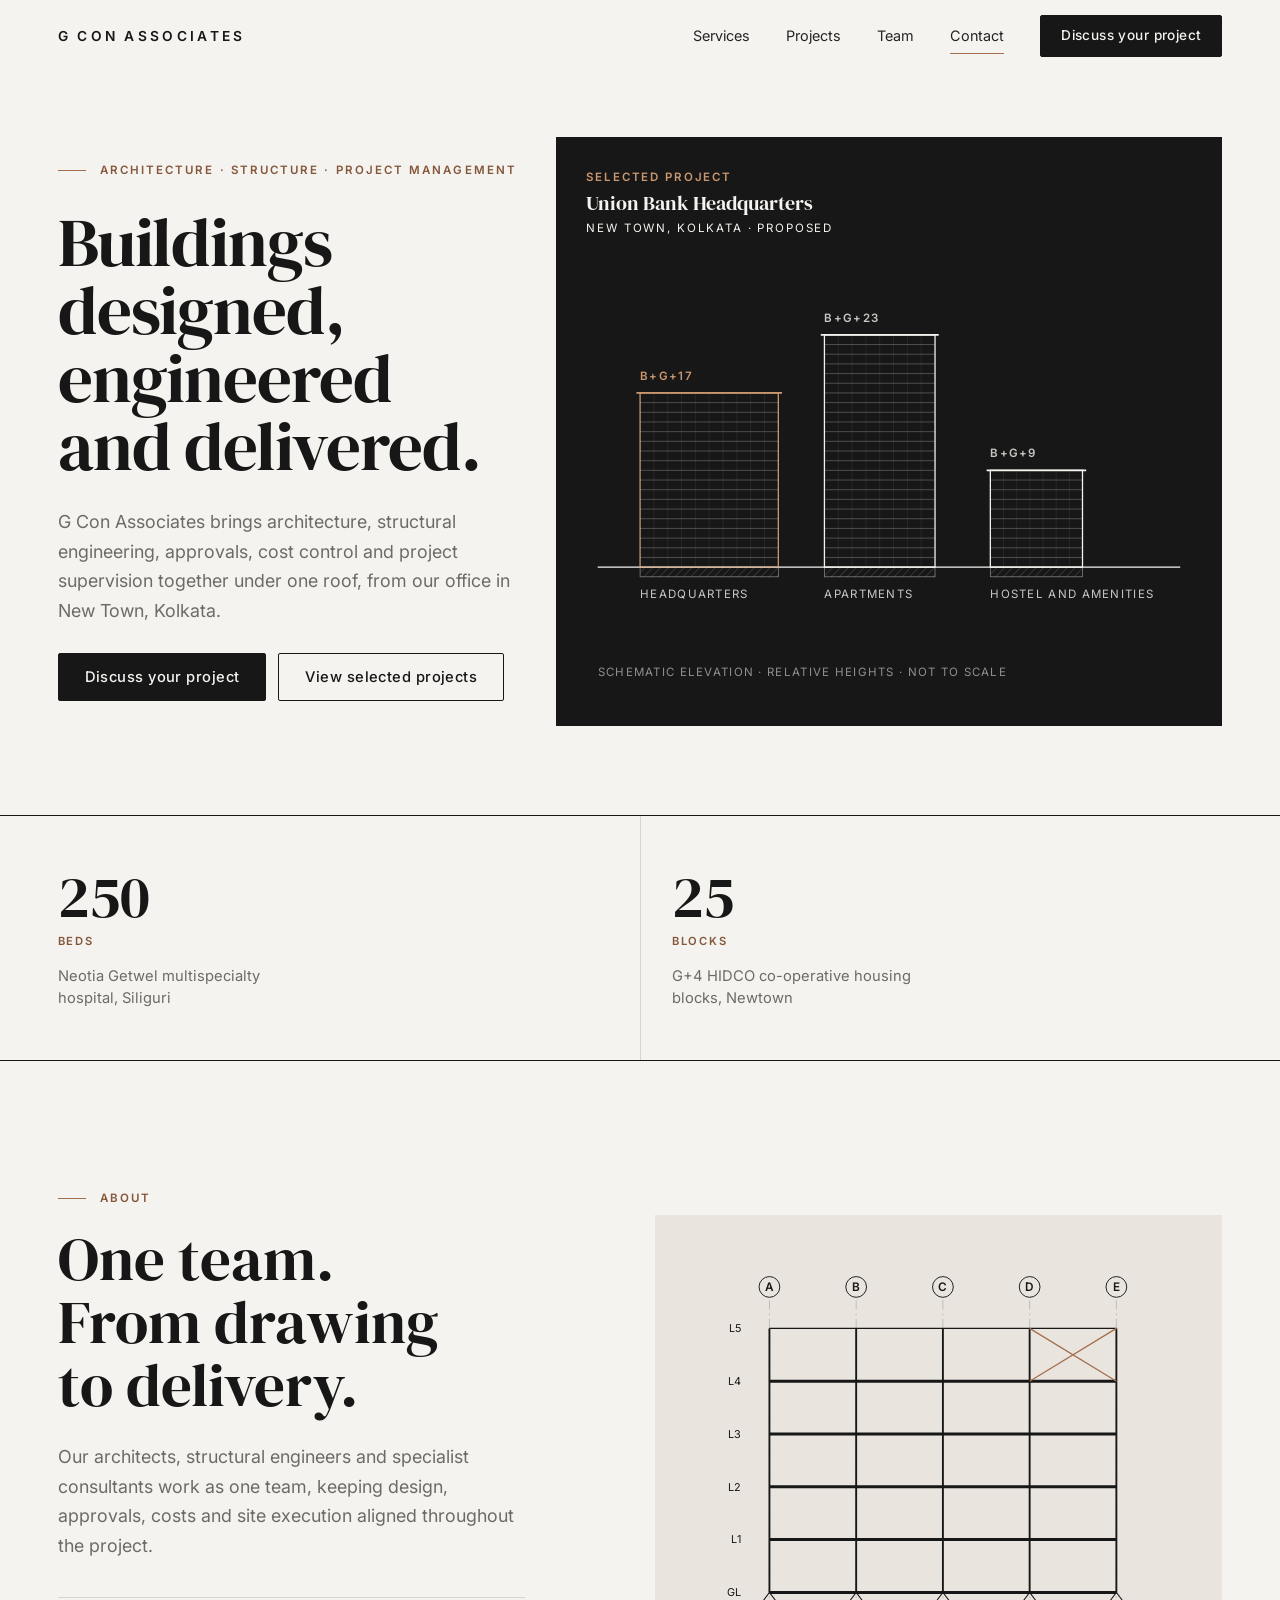
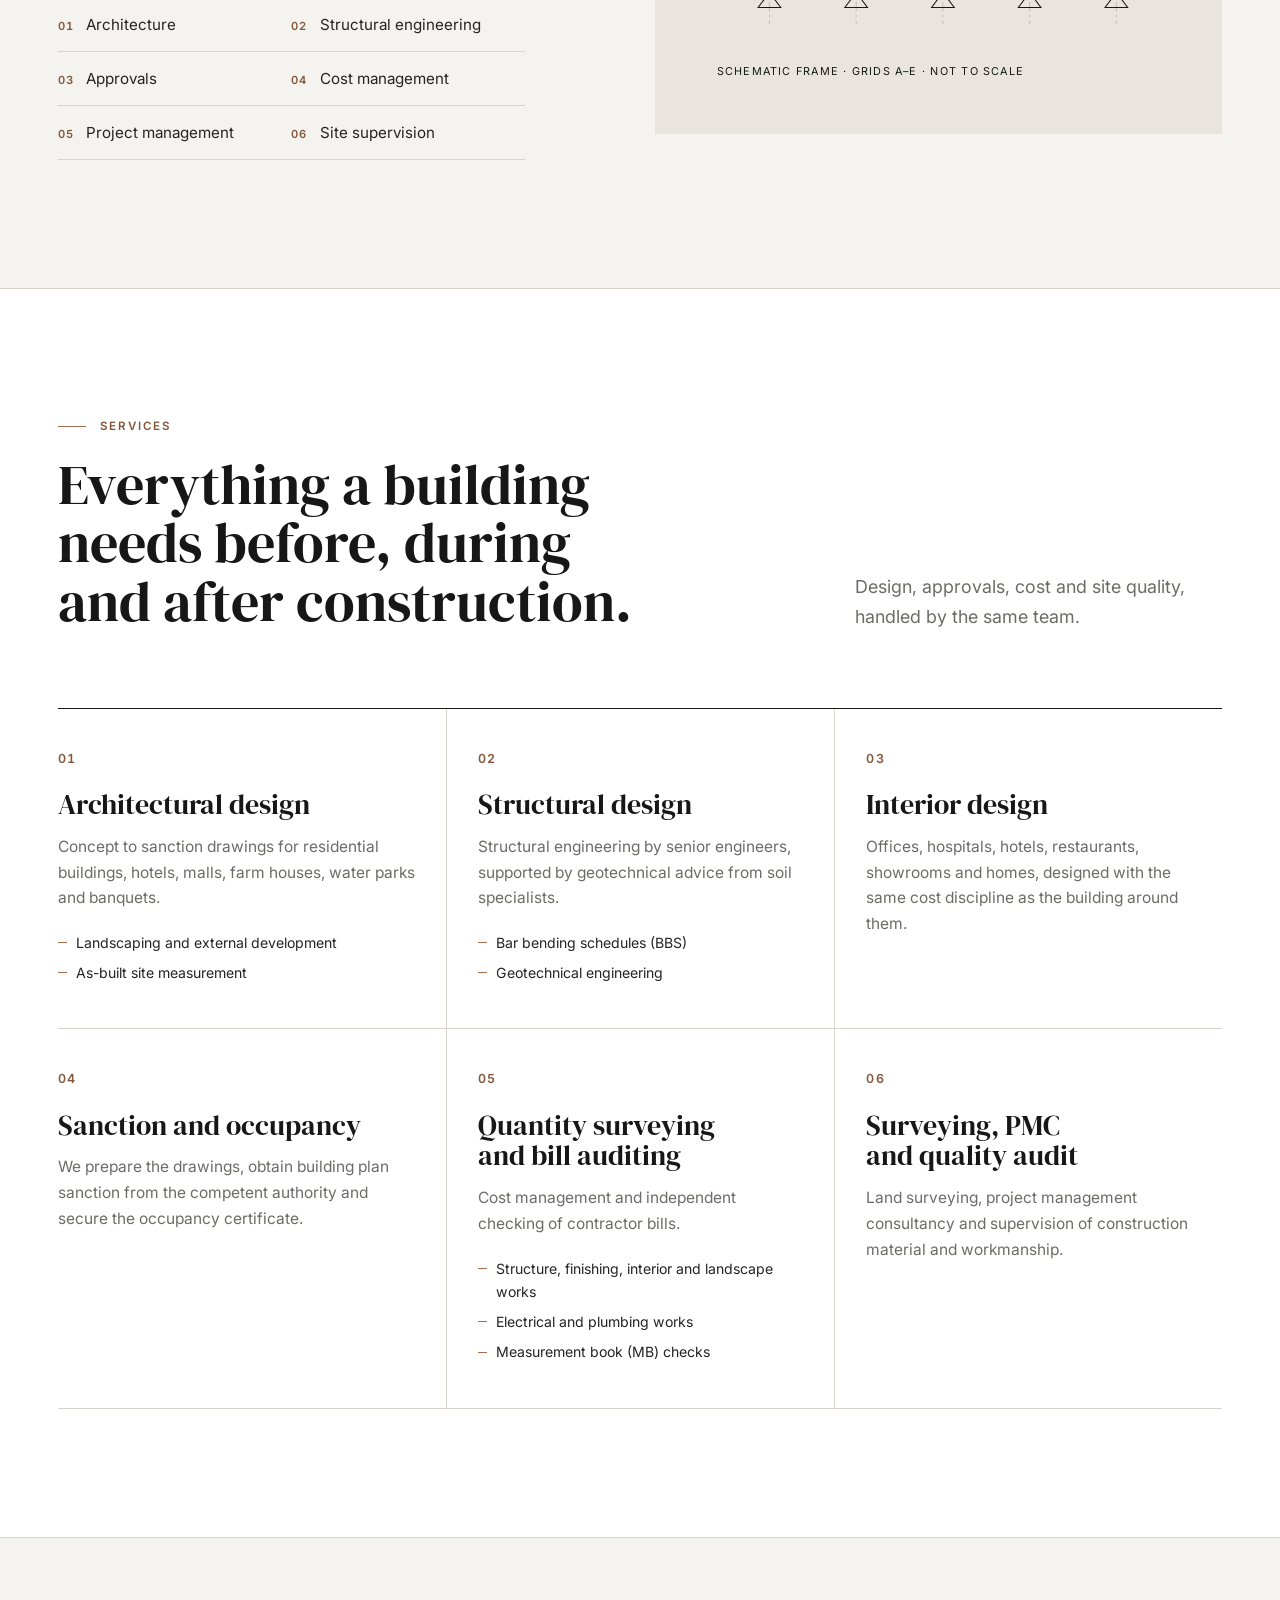
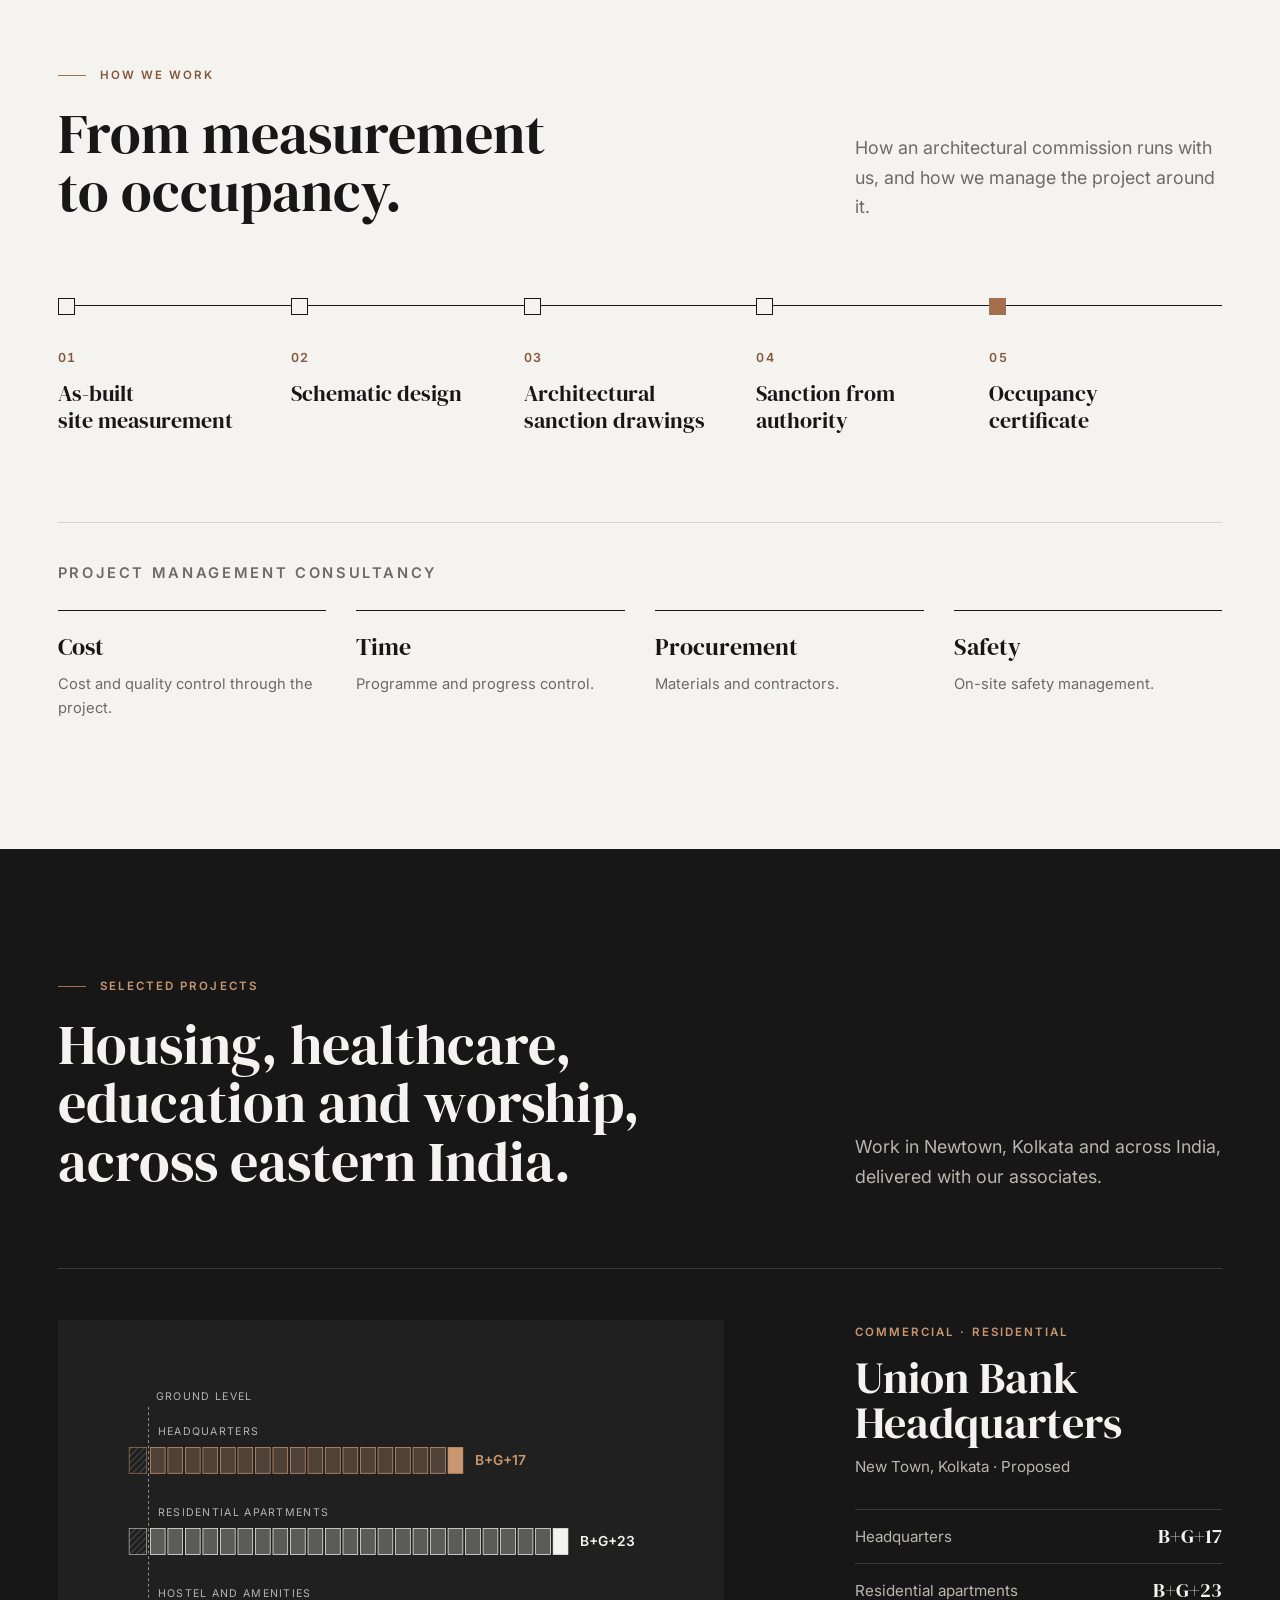
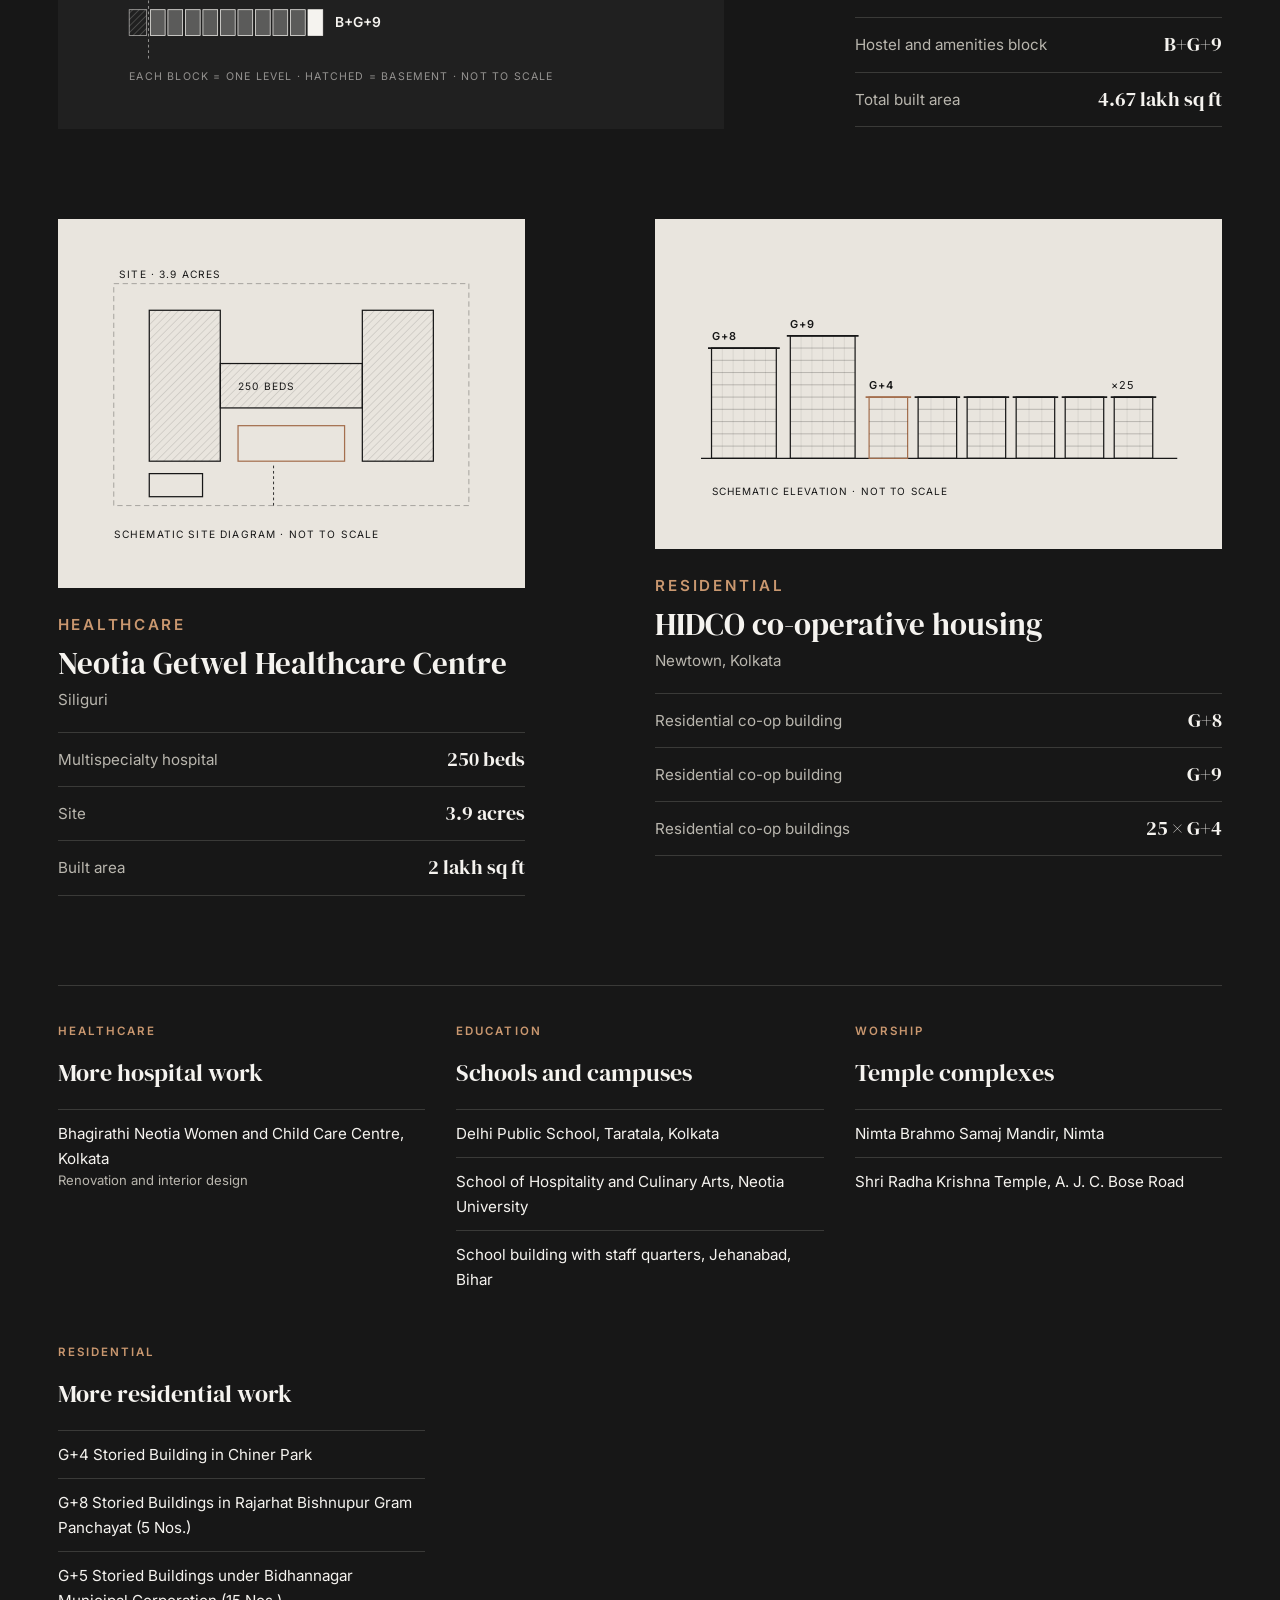
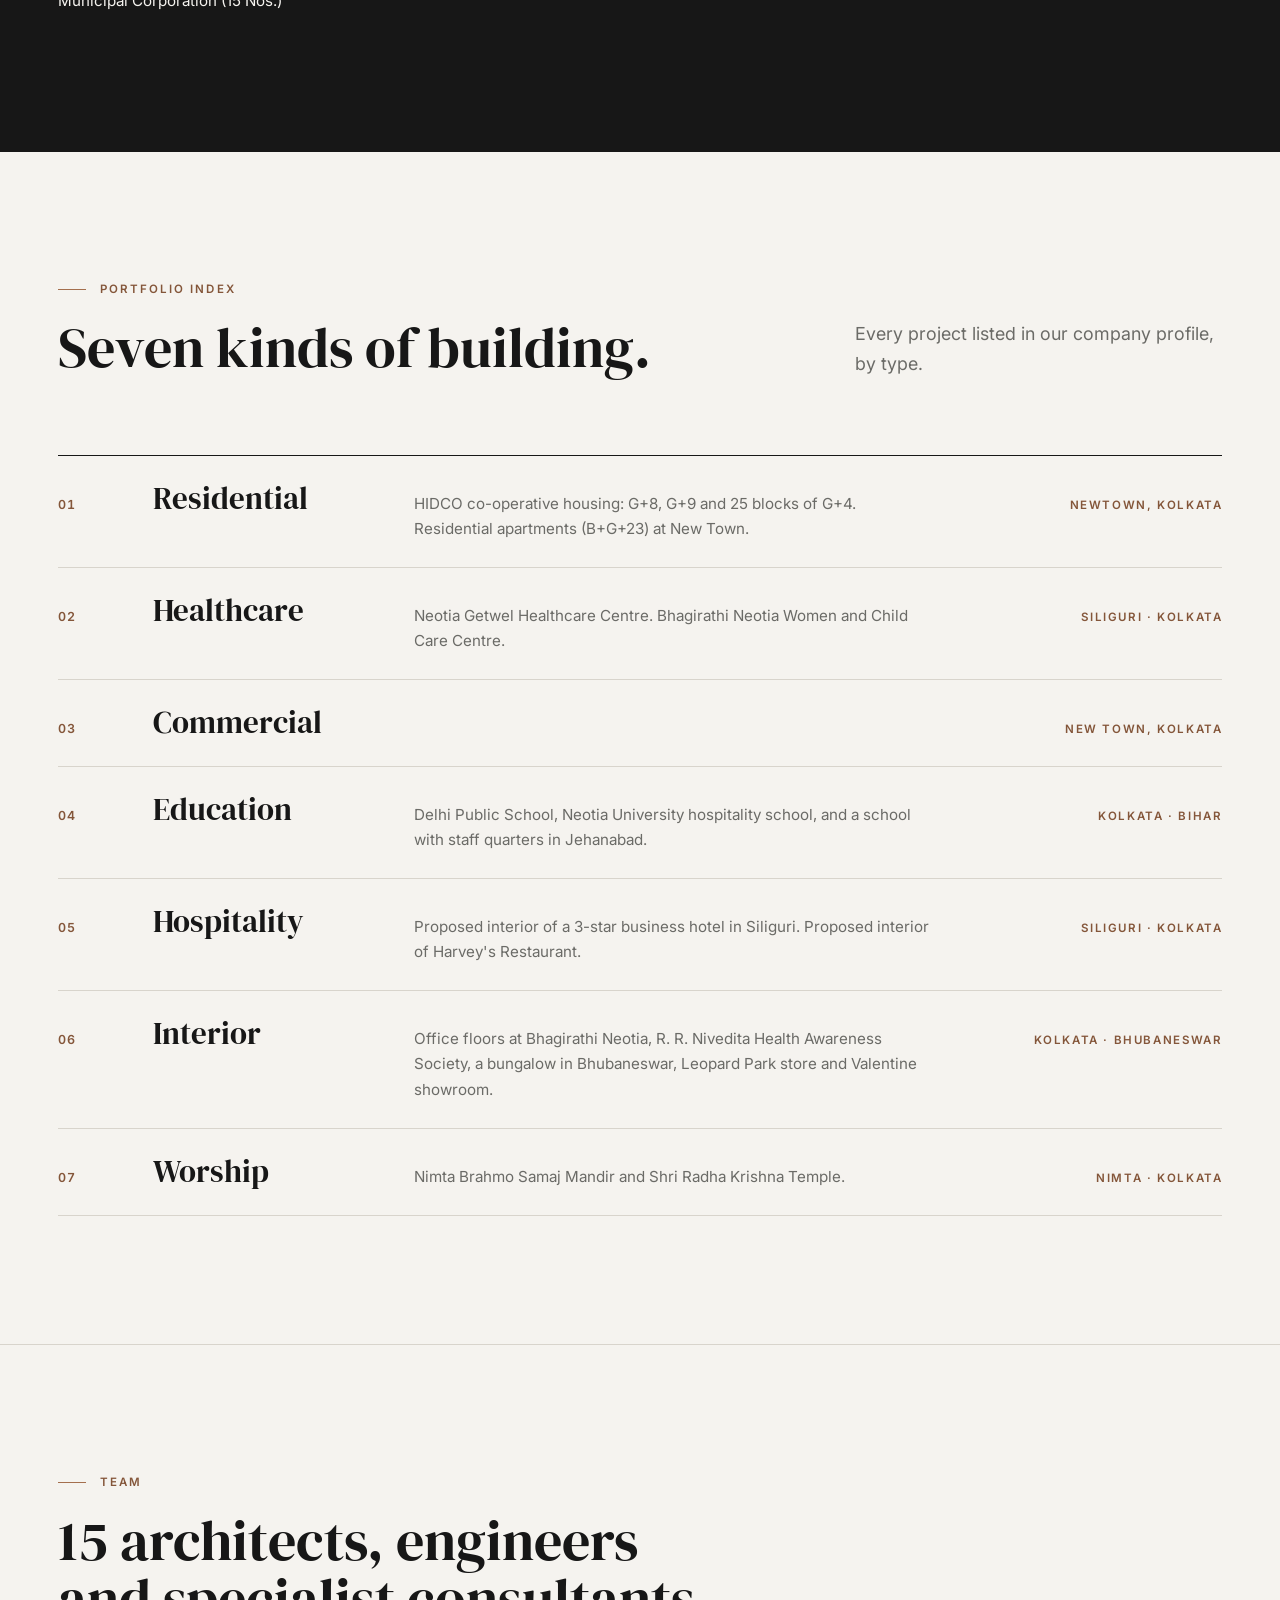
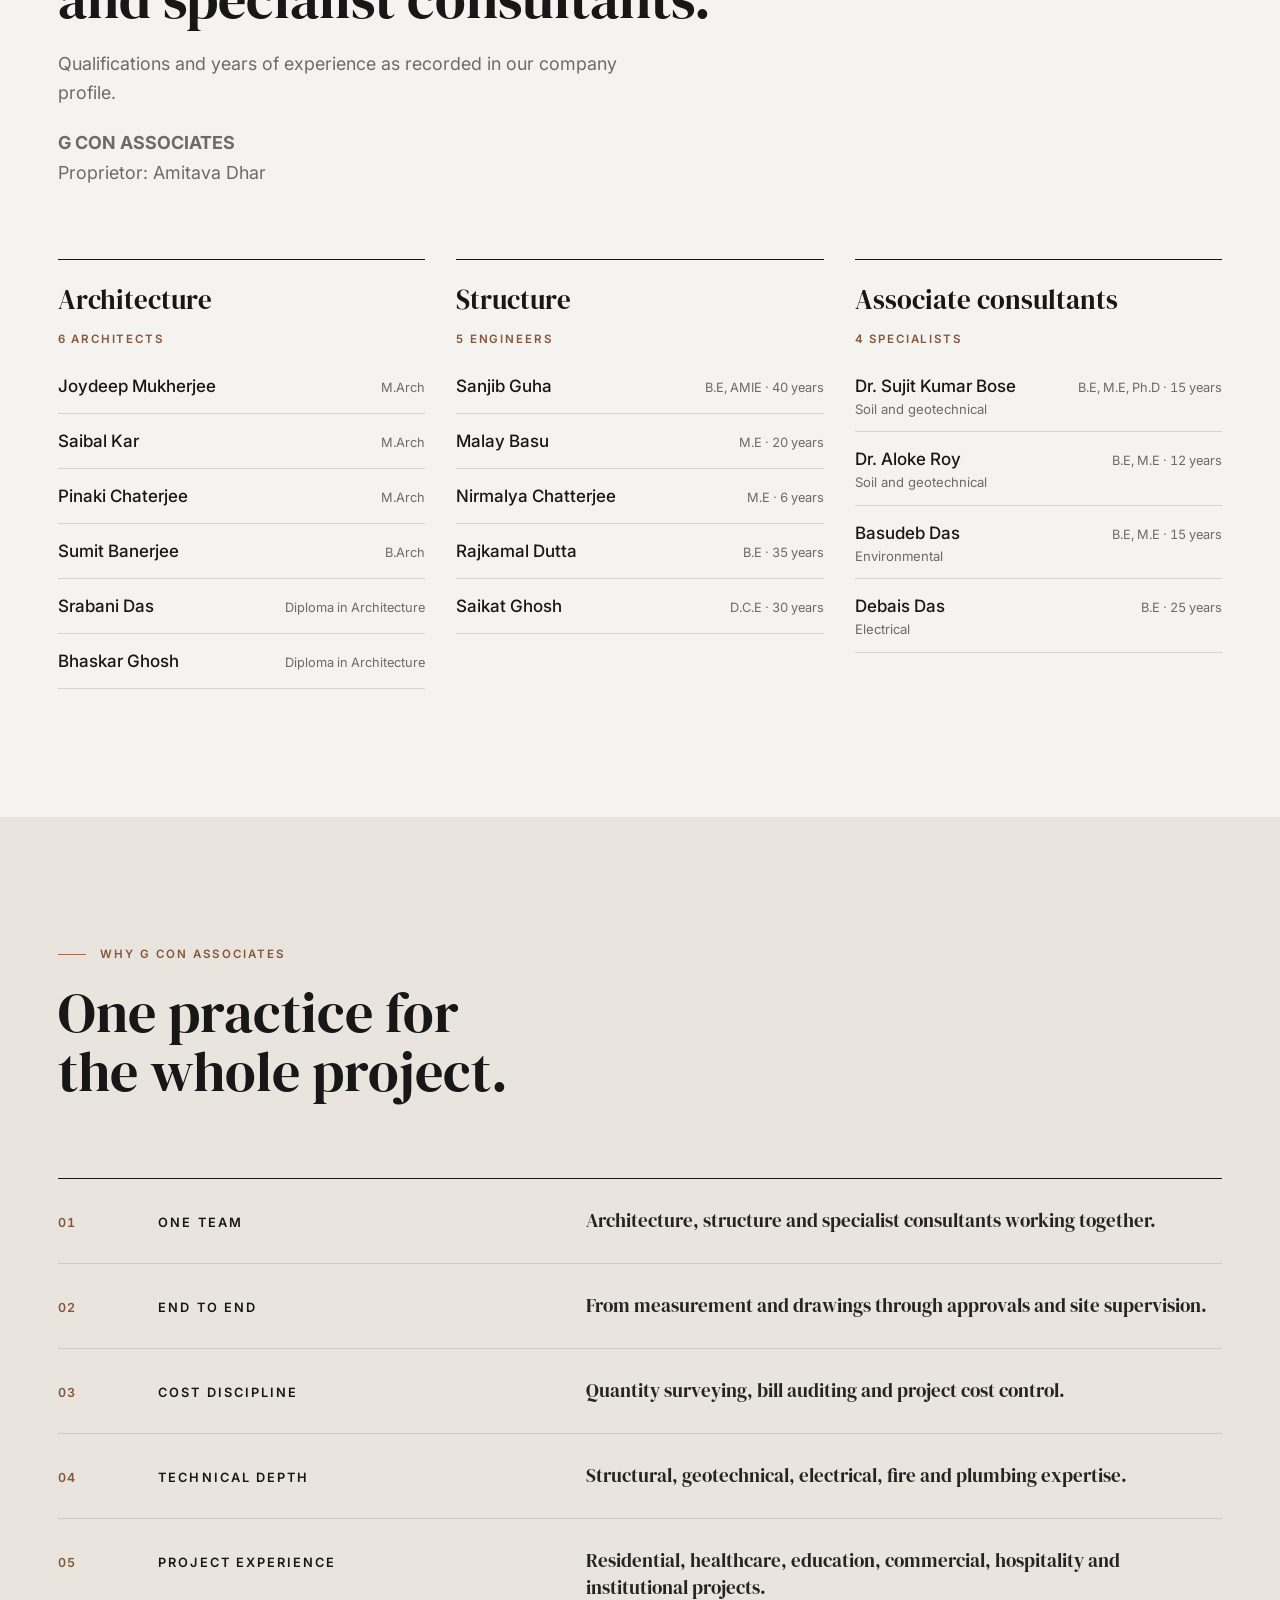
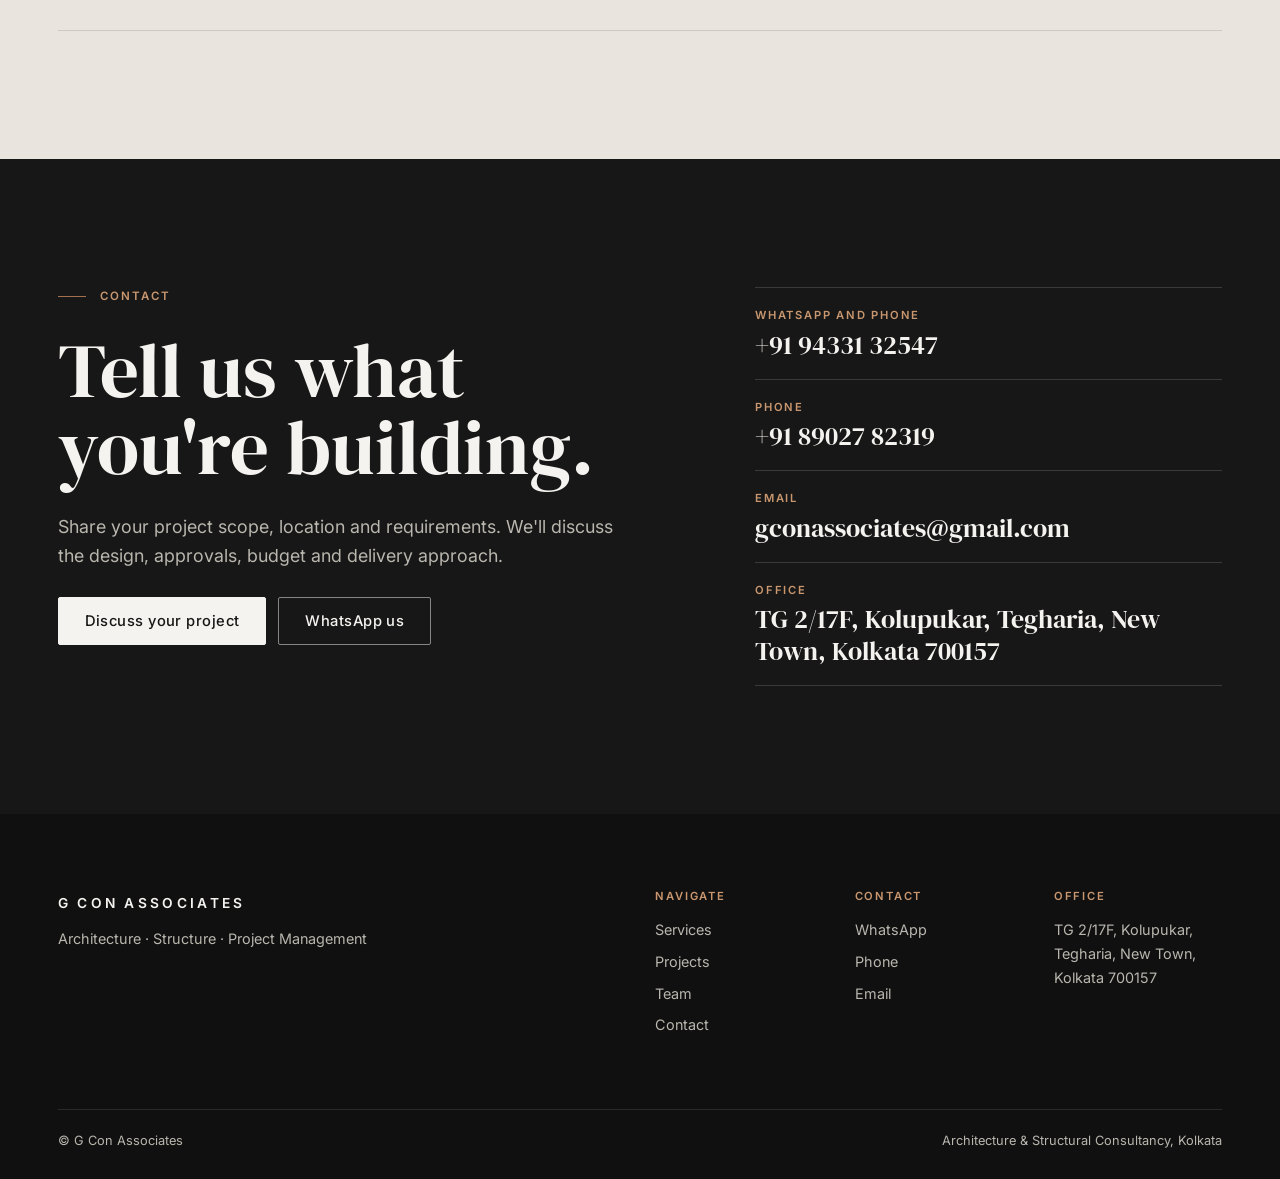
<file: backup/v1-black-theme/index.html>
<!doctype html>
<html lang="en-IN">
<head>
<meta charset="utf-8">
<meta name="viewport" content="width=device-width,initial-scale=1">
<title>G Con Associates | Architecture &amp; Structural Consultancy in Kolkata</title>
<meta name="description" content="Architecture, structural engineering, project management, approvals, cost management and site supervision by G Con Associates in Kolkata.">
<meta name="robots" content="noindex, nofollow">
<meta name="theme-color" content="#F5F3EF">
<meta property="og:type" content="website">
<meta property="og:site_name" content="G Con Associates">
<meta property="og:title" content="G Con Associates | Architecture &amp; Structural Consultancy in Kolkata">
<meta property="og:description" content="Architecture, structural engineering, approvals, cost control and project supervision under one roof. New Town, Kolkata.">
<meta property="og:locale" content="en_IN">
<meta name="twitter:card" content="summary">
<link rel="icon" href="data:image/svg+xml,%3Csvg xmlns='http://www.w3.org/2000/svg' viewBox='0 0 64 64'%3E%3Crect width='64' height='64' fill='%23171717'/%3E%3Cpath d='M44 22a15 15 0 1 0 0 20v-9H33' fill='none' stroke='%23F5F3EF' stroke-width='5'/%3E%3Crect x='10' y='54' width='44' height='3' fill='%23A46F4E'/%3E%3C/svg%3E">
<link rel="preconnect" href="https://fonts.googleapis.com">
<link rel="preconnect" href="https://fonts.gstatic.com" crossorigin>
<link href="https://fonts.googleapis.com/css2?family=DM+Serif+Display:ital@0;1&family=Inter:wght@400;500;600&display=swap" rel="stylesheet">
<style>
/* Layout: an architecture journal. 12-column grid, thin rules, large serif statements, drawings in place of stock photography. */
:root{
  --ink:#171717; --text:#242424; --paper:#F5F3EF; --stone:#E9E5DE; --white:#FFFFFF;
  --muted:#6B6B67; --line:#D8D4CC; --bronze:#A46F4E; --bronze-ink:#84563A;
  --serif:"DM Serif Display","Iowan Old Style",Georgia,serif;
  --sans:Inter,system-ui,-apple-system,"Segoe UI",Arial,sans-serif;
  --max:1320px; --gut:clamp(20px,4.5vw,64px);
  --sec:clamp(72px,10vw,152px);
  --ease:cubic-bezier(.2,.7,.2,1);
  color-scheme:light;
}
*{box-sizing:border-box}
html{scroll-behavior:smooth;scroll-padding-top:84px}
body{margin:0;background:var(--paper);color:var(--text);font-family:var(--sans);font-size:17px;line-height:1.65;-webkit-font-smoothing:antialiased;text-rendering:optimizeLegibility}
img,svg{max-width:100%;display:block}
figure{margin:0}
a{color:inherit}
p{margin:0}
h1,h2,h3,h4{margin:0;font-family:var(--serif);font-weight:400;color:var(--ink);text-wrap:balance}
ul,ol{margin:0;padding:0;list-style:none}
:focus-visible{outline:2px solid var(--bronze);outline-offset:3px}
.skip{position:absolute;left:-999px;top:8px;background:var(--ink);color:var(--paper);padding:10px 16px;z-index:100}
.skip:focus{left:8px}
.wrap{max-width:var(--max);margin-inline:auto;padding-inline:var(--gut)}
.grid{display:grid;grid-template-columns:repeat(12,minmax(0,1fr));column-gap:clamp(16px,2.4vw,32px)}
.eyebrow{font-size:.72rem;font-weight:600;letter-spacing:.18em;text-transform:uppercase;color:var(--bronze-ink);display:flex;align-items:center;gap:14px}
.eyebrow::before{content:"";width:28px;height:1px;background:var(--bronze)}
.eyebrow.plain::before{display:none}
.lede{font-size:clamp(1.05rem,1.4vw,1.2rem);color:var(--muted);max-width:56ch}
.sec{padding-block:var(--sec)}
.sec-head{margin-bottom:clamp(40px,6vw,80px);row-gap:20px}
.sec-head .eyebrow{grid-column:1/-1}
.sec-head h2{grid-column:1/span 7;font-size:clamp(2.1rem,4.4vw,3.9rem);line-height:1.04}
.sec-head .lede{grid-column:9/-1;align-self:end}

/* buttons */
.btn{display:inline-flex;align-items:center;justify-content:center;gap:10px;min-height:48px;padding:13px 26px;border:1px solid var(--ink);border-radius:2px;background:var(--ink);color:var(--paper);font:500 .92rem/1 var(--sans);letter-spacing:.03em;text-decoration:none;cursor:pointer;transition:background .4s var(--ease),color .4s var(--ease),border-color .4s var(--ease)}
.btn:hover{background:var(--bronze);border-color:var(--bronze);color:var(--white)}
.btn.ghost{background:transparent;color:var(--ink)}
.btn.ghost:hover{background:var(--ink);border-color:var(--ink);color:var(--white)}
.btn svg{width:16px;height:16px;transition:transform .4s var(--ease)}
.btn:hover svg{transform:translateX(3px)}
.on-dark .btn{background:var(--paper);border-color:var(--paper);color:var(--ink)}
.on-dark .btn:hover{background:var(--bronze);border-color:var(--bronze);color:var(--white)}
.on-dark .btn.ghost{background:transparent;color:var(--paper);border-color:rgba(245,243,239,.5)}
.on-dark .btn.ghost:hover{background:var(--paper);border-color:var(--paper);color:var(--ink)}

/* header */
.top{position:sticky;top:0;z-index:50;background:rgba(245,243,239,.82);backdrop-filter:blur(10px);-webkit-backdrop-filter:blur(10px);border-bottom:1px solid transparent;transition:background .4s,border-color .4s}
.top.solid{background:var(--paper);border-bottom-color:var(--line)}
.top .wrap{display:flex;align-items:center;gap:32px;min-height:72px}
.word{font-size:.86rem;font-weight:600;letter-spacing:.24em;text-decoration:none;color:var(--ink);white-space:nowrap}
.menu{margin-left:auto;display:flex;align-items:center;gap:36px}
.menu a:not(.btn){font-size:.9rem;text-decoration:none;color:var(--text);position:relative;padding-block:6px}
.menu a:not(.btn)::after{content:"";position:absolute;left:0;right:0;bottom:0;height:1px;background:var(--bronze);transform:scaleX(0);transform-origin:left;transition:transform .5s var(--ease)}
.menu a:not(.btn):hover::after,.menu a[aria-current="true"]::after{transform:scaleX(1)}
.menu .btn{min-height:42px;padding:10px 20px;font-size:.85rem}
.burger{display:none;margin-left:auto;width:48px;height:48px;border:0;background:none;cursor:pointer;color:var(--ink);padding:0}
.burger span{display:block;width:24px;height:1.5px;background:currentColor;margin:6px auto;transition:transform .4s var(--ease),opacity .3s}
.burger[aria-expanded="true"] span:nth-child(1){transform:translateY(7.5px) rotate(45deg)}
.burger[aria-expanded="true"] span:nth-child(2){opacity:0}
.burger[aria-expanded="true"] span:nth-child(3){transform:translateY(-7.5px) rotate(-45deg)}

/* hero */
.hero{padding-block:clamp(32px,5vw,72px) clamp(56px,7vw,104px)}
.hero .grid{align-items:stretch;row-gap:40px}
.hero-copy{grid-column:1/span 5;display:flex;flex-direction:column;justify-content:center;gap:28px;padding-block:8px}
.hero h1{font-size:clamp(2.7rem,5.4vw,4.9rem);line-height:.98;letter-spacing:-.015em}
.hero-copy .lede{max-width:44ch}
.cta-row{display:flex;gap:12px;flex-wrap:wrap}
.hero-plate{grid-column:6/-1;position:relative;background:var(--ink);min-height:clamp(380px,46vw,620px);display:grid;align-content:end;padding:clamp(16px,3vw,40px);overflow:hidden}
.hero-plate .draw{width:100%;height:auto}
.tag{position:absolute;left:clamp(16px,2.4vw,32px);top:clamp(16px,2.4vw,32px);color:var(--paper);font-size:.72rem;letter-spacing:.16em;text-transform:uppercase;display:grid;gap:4px}
.tag b{font:400 clamp(1.1rem,1.6vw,1.45rem)/1.2 var(--serif);letter-spacing:0;text-transform:none}
.tag span{color:#C9976F;font-weight:600}

/* metrics */
.metrics{border-block:1px solid var(--ink)}
.metrics ul{display:grid;grid-template-columns:repeat(2,1fr)}
.metrics li{padding:clamp(28px,4vw,52px) clamp(16px,2.4vw,32px);border-left:1px solid var(--line);min-width:0}
.metrics li:first-child{border-left:0;padding-left:0}
.metrics strong{display:block;font:400 clamp(2.4rem,4.6vw,4.2rem)/1 var(--serif);color:var(--ink);font-variant-numeric:lining-nums}
.metrics small{display:block;margin-top:6px;font-size:.7rem;font-weight:600;letter-spacing:.16em;text-transform:uppercase;color:var(--bronze-ink)}
.metrics p{margin-top:14px;font-size:.92rem;color:var(--muted);max-width:28ch;line-height:1.5}

/* about */
.about .grid{row-gap:48px;align-items:center}
.about-copy{grid-column:1/span 5}
.about-copy h2{font-size:clamp(2.3rem,4.8vw,4.3rem);line-height:1.02;margin-block:20px 26px}
.disc{margin-top:36px;display:grid;grid-template-columns:1fr 1fr;border-top:1px solid var(--line)}
.disc li{padding:14px 0;border-bottom:1px solid var(--line);font-size:.95rem;display:flex;gap:12px;align-items:baseline}
.disc li:nth-child(odd){padding-right:16px}
.disc em{font-style:normal;font-size:.7rem;font-weight:600;letter-spacing:.1em;color:var(--bronze-ink);font-variant-numeric:tabular-nums}
.plate{background:var(--stone);display:grid;place-items:center;padding:clamp(20px,3vw,44px);background-size:cover;background-position:center;background-image:var(--photo,none)}
.about .plate{grid-column:7/-1}
.dark-on-light text{fill:#171717}
.dark-on-light{width:100%;height:auto}

/* services */
.svc{background:var(--white);border-block:1px solid var(--line)}
.svc-grid{display:grid;grid-template-columns:repeat(3,1fr);border-top:1px solid var(--ink)}
.svc-item{position:relative;padding:34px clamp(16px,2.4vw,36px) 44px 0;border-bottom:1px solid var(--line);min-width:0;transition:background .5s var(--ease),transform .5s var(--ease)}
.svc-item:nth-child(3n+2),.svc-item:nth-child(3n){padding-left:clamp(16px,2.4vw,36px);border-left:1px solid var(--line)}
.svc-item::before{content:"";position:absolute;left:0;top:-1px;height:2px;width:0;background:var(--bronze);transition:width .6s var(--ease)}
.svc-item:nth-child(3n+2)::before,.svc-item:nth-child(3n)::before{left:-1px}
.svc-item:hover::before{width:64px}
.svc-item:hover{transform:translateY(-2px)}
.num{font-size:.78rem;font-weight:600;letter-spacing:.14em;color:var(--bronze-ink);font-variant-numeric:tabular-nums}
.svc-item h3{font-size:clamp(1.5rem,2.2vw,1.95rem);line-height:1.1;margin-block:18px 14px}
.svc-item p{color:var(--muted);font-size:.97rem}
.svc-item ul{margin-top:20px;display:grid;gap:7px;font-size:.88rem}
.svc-item li{padding-left:18px;position:relative}
.svc-item li::before{content:"";position:absolute;left:0;top:.8em;width:9px;height:1px;background:var(--bronze)}

/* process */
.steps{position:relative;display:grid;grid-template-columns:repeat(5,1fr);counter-reset:st}
.steps::before{content:"";position:absolute;left:0;right:0;top:7px;height:1px;background:var(--ink)}
.steps li{position:relative;padding:44px clamp(12px,2vw,28px) 0 0;min-width:0}
.steps li::before{content:"";position:absolute;left:0;top:0;width:15px;height:15px;border:1px solid var(--ink);background:var(--paper);transition:background .4s}
.steps li:last-child::before{background:var(--bronze);border-color:var(--bronze)}
.steps h3{font:400 clamp(1.2rem,1.7vw,1.5rem)/1.2 var(--serif);margin-top:10px}
.pm{margin-top:clamp(56px,7vw,96px);border-top:1px solid var(--line);padding-top:32px}
.pm .eyebrow{margin-bottom:24px}
.pm ul{display:grid;grid-template-columns:repeat(4,1fr);column-gap:clamp(16px,2.4vw,32px)}
.pm li{border-top:1px solid var(--ink);padding-top:16px;min-width:0}
.pm h3{font-size:1.5rem}
.pm p{font-size:.92rem;color:var(--muted);margin-top:6px}

/* projects */
.proj{background:var(--ink);color:var(--paper)}
.proj h2,.proj h3{color:var(--paper)}
.proj .eyebrow{color:#C9976F}
.proj .lede{color:#B9B6AE}
.p-feature{border-top:1px solid #3A3A38;padding-top:clamp(32px,4vw,56px);row-gap:36px;align-items:center}
.p-feature .plate{grid-column:1/span 7;background:#202020;padding:clamp(20px,3vw,48px)}
.p-feature .meta{grid-column:9/-1}
.p-name{font-size:clamp(2rem,3.4vw,3.1rem);line-height:1.04;margin-block:14px 8px}
.p-loc{color:#B9B6AE;font-size:.95rem}
.spec{margin-top:30px;border-top:1px solid #3A3A38}
.spec li{display:flex;justify-content:space-between;gap:16px;padding:14px 0;border-bottom:1px solid #3A3A38;font-size:.95rem}
.spec b{font:400 1.25rem/1.2 var(--serif);white-space:nowrap}
.spec span{color:#B9B6AE}
.p-row{margin-top:clamp(56px,7vw,104px);row-gap:56px;align-items:start}
.p-card{min-width:0}
.p-card .plate{background:var(--stone);margin-bottom:24px}
.p-card.a{grid-column:1/span 5}
.p-card.b{grid-column:7/-1}
.p-card h3{font-size:clamp(1.6rem,2.4vw,2.2rem);line-height:1.1;margin-block:10px 6px}
.p-card p{color:#B9B6AE;font-size:.95rem}
.p-card .spec{margin-top:20px}
.p-card.b .plate{background:var(--stone)}
.p-more{margin-top:clamp(56px,7vw,104px);border-top:1px solid #3A3A38;padding-top:36px;row-gap:40px}
.p-more>div{min-width:0}
.p-more .c1{grid-column:1/span 4}.p-more .c2{grid-column:5/span 4}.p-more .c3{grid-column:9/-1}
.p-more h3{font-size:1.5rem;margin-block:12px 16px}
.p-more li{padding:11px 0;border-top:1px solid #3A3A38;font-size:.95rem}
.p-more li small{display:block;color:#B9B6AE;font-size:.82rem;line-height:1.45}

/* categories */
.cats{border-top:1px solid var(--ink)}
.cat{display:grid;grid-template-columns:70px minmax(0,.9fr) minmax(0,2fr) minmax(0,1fr);gap:clamp(12px,2vw,28px);align-items:baseline;padding:26px 0;border-bottom:1px solid var(--line);position:relative;transition:padding .5s var(--ease)}
.cat::after{content:"";position:absolute;left:0;bottom:-1px;height:1px;width:0;background:var(--bronze);transition:width .7s var(--ease)}
.cat:hover::after{width:100%}
.cat:hover{padding-left:12px}
.cat h3{font-size:clamp(1.5rem,2.4vw,2.1rem);line-height:1.1}
.cat p{color:var(--muted);font-size:.95rem}
.cat .where{grid-column:4;font-size:.72rem;font-weight:600;letter-spacing:.14em;text-transform:uppercase;color:var(--bronze-ink);text-align:right}

/* team */
.team-head{row-gap:20px;margin-bottom:clamp(40px,6vw,72px)}
.team-head h2{grid-column:1/span 8;font-size:clamp(2.1rem,4.4vw,3.9rem);line-height:1.04}
.team-head .eyebrow,.team-head .lede{grid-column:1/-1}
.team-cols{row-gap:48px}
.tcol{min-width:0}
.tcol:nth-child(1){grid-column:1/span 4}.tcol:nth-child(2){grid-column:5/span 4}.tcol:nth-child(3){grid-column:9/-1}
.tcol header{border-top:1px solid var(--ink);padding-top:18px;margin-bottom:8px}
.tcol h3{font-size:1.7rem}
.tcol header span{font-size:.72rem;font-weight:600;letter-spacing:.16em;text-transform:uppercase;color:var(--bronze-ink)}
.tcol li{display:flex;justify-content:space-between;gap:16px;padding:13px 0;border-bottom:1px solid var(--line);align-items:baseline}
.tcol li div{min-width:0}
.tcol b{font-weight:500;display:block;color:var(--ink)}
.tcol small{display:block;color:var(--muted);font-size:.82rem;line-height:1.4}
.tcol li>span{font-size:.8rem;color:var(--muted);text-align:right;max-width:58%;font-variant-numeric:tabular-nums}

/* why */
.why{background:var(--stone)}
.why-list{border-top:1px solid var(--ink)}
.why-list li{display:grid;grid-template-columns:70px minmax(0,1fr) minmax(0,1.6fr);gap:clamp(12px,2.4vw,32px);padding:28px 0;border-bottom:1px solid #CFCAC0;align-items:baseline}
.why-list h3{font:600 .8rem/1.3 var(--sans);letter-spacing:.16em;text-transform:uppercase;color:var(--ink)}
.why-list p{font-size:clamp(1.05rem,1.5vw,1.3rem);line-height:1.45;color:var(--text);font-family:var(--serif)}

/* contact + footer */
.contact{background:var(--ink);color:var(--paper)}
.contact h2{color:var(--paper);font-size:clamp(2.6rem,6vw,5.2rem);line-height:1}
.contact .grid{row-gap:48px}
.c-left{grid-column:1/span 6;display:flex;flex-direction:column;gap:26px}
.c-left .lede{color:#B9B6AE}
.c-left .eyebrow{color:#C9976F}
.c-right{grid-column:8/-1;align-self:end}
.c-right li{padding:18px 0;border-top:1px solid #3A3A38;display:grid;gap:4px}
.c-right li:last-child{border-bottom:1px solid #3A3A38}
.c-right small{font-size:.7rem;font-weight:600;letter-spacing:.16em;text-transform:uppercase;color:#C9976F}
.c-right a,.c-right span{font:400 clamp(1.3rem,2vw,1.75rem)/1.25 var(--serif);text-decoration:none;overflow-wrap:anywhere}
.c-right a:hover{color:#C9976F}
footer{background:#101010;color:#B9B6AE;font-size:.9rem;padding-block:clamp(48px,6vw,80px) 28px}
footer .grid{row-gap:36px}
.f-brand{grid-column:1/span 5}
.f-brand .word{color:var(--paper);display:inline-block;margin-bottom:12px}
.f-col{grid-column:span 2}
.f-col:nth-child(2){grid-column:7/span 2}
.f-col:nth-child(3){grid-column:9/span 2}
.f-col:nth-child(4){grid-column:11/span 2}
footer h4{font:600 .7rem/1 var(--sans);letter-spacing:.16em;text-transform:uppercase;color:#C9976F;margin-bottom:16px}
footer li{margin-bottom:8px}
footer a{text-decoration:none}
footer a:hover{color:var(--paper)}
.legal{margin-top:clamp(40px,5vw,72px);padding-top:20px;border-top:1px solid #2A2A28;display:flex;justify-content:space-between;gap:12px;flex-wrap:wrap;font-size:.8rem}

/* reveal */
.js .rv{opacity:0;transform:translateY(18px);transition:opacity .8s var(--ease),transform .8s var(--ease)}
.js .rv.in{opacity:1;transform:none}

/* tablet */
@media (max-width:1100px){
  .hero-copy{grid-column:1/-1}
  .hero-plate{grid-column:1/-1;min-height:0;align-content:start;padding-top:clamp(20px,3vw,32px)}
  .tag{position:static;margin-bottom:20px}
  .sec-head h2,.team-head h2{grid-column:1/-1}
  .sec-head .lede{grid-column:1/-1}
  .about-copy,.about .plate{grid-column:1/-1}
  .p-feature .plate,.p-feature .meta,.p-card.a,.p-card.b{grid-column:1/-1}
  .p-more .c1,.p-more .c2{grid-column:span 6}.p-more .c3{grid-column:1/-1}
  .tcol:nth-child(1),.tcol:nth-child(2){grid-column:span 6}.tcol:nth-child(3){grid-column:1/-1}
  .c-left,.c-right{grid-column:1/-1}
  .f-brand{grid-column:1/-1}
  .f-col,.f-col:nth-child(2),.f-col:nth-child(3),.f-col:nth-child(4){grid-column:span 4}
  .cat{grid-template-columns:56px 1fr 1fr}
  .cat .where{display:none}
}
@media (max-width:860px){
  .burger{display:block}
  .menu{position:fixed;inset:0;margin:0;background:var(--ink);flex-direction:column;align-items:flex-start;justify-content:center;gap:6px;padding:96px var(--gut) 48px;transform:translateY(-100%);visibility:hidden;transition:transform .55s var(--ease),visibility 0s .55s;z-index:-1}
  .menu.open{transform:none;visibility:visible;transition:transform .55s var(--ease)}
  .menu a:not(.btn){font:400 clamp(2.2rem,9vw,3.2rem)/1.3 var(--serif);color:var(--paper);padding-block:6px}
  .menu .btn{margin-top:28px;background:var(--paper);color:var(--ink);border-color:var(--paper);min-height:52px;padding-inline:28px}
  .top .wrap{position:relative;z-index:1}
  .top.menu-open{background:transparent;border-color:transparent;backdrop-filter:none;-webkit-backdrop-filter:none}
  .top.menu-open .word,.top.menu-open .burger{color:var(--paper)}
  .metrics ul{grid-template-columns:1fr 1fr}
  .metrics li:nth-child(odd){border-left:0;padding-left:0}
  .metrics li:nth-child(n+3){border-top:1px solid var(--line)}
  .svc-grid{grid-template-columns:1fr 1fr}
  .svc-item,.svc-item:nth-child(3n+2),.svc-item:nth-child(3n){padding-left:clamp(16px,2.4vw,36px);border-left:1px solid var(--line)}
  .svc-item:nth-child(odd){padding-left:0;border-left:0}
  .svc-item::before{left:0!important}
  .pm ul{grid-template-columns:1fr 1fr;row-gap:28px}
}
@media (max-width:700px){
  body{font-size:16px}
  .hero-copy{gap:22px}
  .hero-plate{padding:16px 12px 20px}
  .tag{position:static;margin-bottom:12px;align-self:start;justify-self:start}
  .hero-plate{display:flex;flex-direction:column;justify-content:flex-start;align-items:stretch}
  .disc{grid-template-columns:1fr}
  .disc li:nth-child(odd){padding-right:0}
  .svc-grid{grid-template-columns:1fr}
  .svc-item,.svc-item:nth-child(odd){padding-left:0;border-left:0}
  .steps{grid-template-columns:1fr}
  .steps::before{left:7px;right:auto;top:0;bottom:0;width:1px;height:auto}
  .steps li{padding:0 0 32px 40px}
  .steps li::before{top:3px}
  .steps h3{margin-top:0}
  .pm ul{grid-template-columns:1fr}
  .spec li{flex-direction:column;gap:2px}
  .p-more .c1,.p-more .c2,.p-more .c3{grid-column:1/-1}
  .tcol:nth-child(1),.tcol:nth-child(2),.tcol:nth-child(3){grid-column:1/-1}
  .cat{grid-template-columns:44px 1fr;row-gap:6px}
  .cat p{grid-column:2}
  .why-list li{grid-template-columns:1fr;row-gap:8px}
  .why-list .num{display:none}
  .f-col,.f-col:nth-child(2),.f-col:nth-child(3),.f-col:nth-child(4){grid-column:span 6}
  .f-col:nth-child(4){grid-column:1/-1}
  .btn{width:100%}
  .cta-row{flex-direction:column}
}
@media (prefers-reduced-motion:reduce){
  html{scroll-behavior:auto}
  *,*::before,*::after{transition-duration:.01ms!important;animation-duration:.01ms!important}
  .js .rv{opacity:1;transform:none}
}
</style>
<script>document.documentElement.classList.add('js')</script>
</head>
<body>
<a class="skip" href="#main">Skip to content</a>

<header class="top" id="top">
  <div class="wrap">
    <a class="word" href="#top" aria-label="G Con Associates, back to top">G CON ASSOCIATES</a>
    <button class="burger" type="button" aria-expanded="false" aria-controls="menu" aria-label="Open menu"><span></span><span></span><span></span></button>
    <nav class="menu" id="menu" aria-label="Main">
      <a href="#services">Services</a>
      <a href="#projects">Projects</a>
      <a href="#team">Team</a>
      <a href="#contact">Contact</a>
      <a class="btn" href="#contact">Discuss your project</a>
    </nav>
  </div>
</header>

<main id="main">

<section class="hero" aria-labelledby="h1">
  <div class="wrap grid">
    <div class="hero-copy">
      <p class="eyebrow">Architecture · Structure · Project management</p>
      <h1 id="h1">Buildings designed, engineered and delivered.</h1>
      <p class="lede">G Con Associates brings architecture, structural engineering, approvals, cost control and project supervision together under one roof, from our office in New Town, Kolkata.</p>
      <div class="cta-row">
        <a class="btn" href="#contact">Discuss your project</a>
        <a class="btn ghost" href="#projects">View selected projects</a>
      </div>
    </div>
    <div class="hero-plate">
      <p class="tag"><span>Selected project</span><b>Union Bank Headquarters</b>New Town, Kolkata · Proposed</p>
      <svg class="draw" viewBox="20 108 640 422" role="img" aria-label="Schematic elevation of the three Union Bank buildings at New Town: a B+G+17 headquarters, B+G+23 residential apartments and a B+G+9 hostel and amenities block, drawn at relative height">
<defs><pattern id="hatch" width="6" height="6" patternUnits="userSpaceOnUse" patternTransform="rotate(45)"><line x1="0" y1="0" x2="0" y2="6" stroke="#F5F3EF" stroke-opacity=".35" stroke-width=".8"/></pattern></defs>
<line x1="24" y1="400" x2="656" y2="400" stroke="#F5F3EF" stroke-width="1.6"/>
<rect x="70" y="211.0" width="150" height="189.0" fill="none" stroke="#C9976F" stroke-width="1.4"/>
<line x1="70" y1="389.5" x2="220" y2="389.5" stroke="#F5F3EF" stroke-opacity=".38" stroke-width=".7"/>
<line x1="70" y1="379.0" x2="220" y2="379.0" stroke="#F5F3EF" stroke-opacity=".38" stroke-width=".7"/>
<line x1="70" y1="368.5" x2="220" y2="368.5" stroke="#F5F3EF" stroke-opacity=".38" stroke-width=".7"/>
<line x1="70" y1="358.0" x2="220" y2="358.0" stroke="#F5F3EF" stroke-opacity=".38" stroke-width=".7"/>
<line x1="70" y1="347.5" x2="220" y2="347.5" stroke="#F5F3EF" stroke-opacity=".38" stroke-width=".7"/>
<line x1="70" y1="337.0" x2="220" y2="337.0" stroke="#F5F3EF" stroke-opacity=".38" stroke-width=".7"/>
<line x1="70" y1="326.5" x2="220" y2="326.5" stroke="#F5F3EF" stroke-opacity=".38" stroke-width=".7"/>
<line x1="70" y1="316.0" x2="220" y2="316.0" stroke="#F5F3EF" stroke-opacity=".38" stroke-width=".7"/>
<line x1="70" y1="305.5" x2="220" y2="305.5" stroke="#F5F3EF" stroke-opacity=".38" stroke-width=".7"/>
<line x1="70" y1="295.0" x2="220" y2="295.0" stroke="#F5F3EF" stroke-opacity=".38" stroke-width=".7"/>
<line x1="70" y1="284.5" x2="220" y2="284.5" stroke="#F5F3EF" stroke-opacity=".38" stroke-width=".7"/>
<line x1="70" y1="274.0" x2="220" y2="274.0" stroke="#F5F3EF" stroke-opacity=".38" stroke-width=".7"/>
<line x1="70" y1="263.5" x2="220" y2="263.5" stroke="#F5F3EF" stroke-opacity=".38" stroke-width=".7"/>
<line x1="70" y1="253.0" x2="220" y2="253.0" stroke="#F5F3EF" stroke-opacity=".38" stroke-width=".7"/>
<line x1="70" y1="242.5" x2="220" y2="242.5" stroke="#F5F3EF" stroke-opacity=".38" stroke-width=".7"/>
<line x1="70" y1="232.0" x2="220" y2="232.0" stroke="#F5F3EF" stroke-opacity=".38" stroke-width=".7"/>
<line x1="70" y1="221.5" x2="220" y2="221.5" stroke="#F5F3EF" stroke-opacity=".38" stroke-width=".7"/>
<line x1="85.0" y1="211.0" x2="85.0" y2="400" stroke="#F5F3EF" stroke-opacity=".14" stroke-width=".6"/>
<line x1="100.0" y1="211.0" x2="100.0" y2="400" stroke="#F5F3EF" stroke-opacity=".14" stroke-width=".6"/>
<line x1="115.0" y1="211.0" x2="115.0" y2="400" stroke="#F5F3EF" stroke-opacity=".14" stroke-width=".6"/>
<line x1="130.0" y1="211.0" x2="130.0" y2="400" stroke="#F5F3EF" stroke-opacity=".14" stroke-width=".6"/>
<line x1="145.0" y1="211.0" x2="145.0" y2="400" stroke="#F5F3EF" stroke-opacity=".14" stroke-width=".6"/>
<line x1="160.0" y1="211.0" x2="160.0" y2="400" stroke="#F5F3EF" stroke-opacity=".14" stroke-width=".6"/>
<line x1="175.0" y1="211.0" x2="175.0" y2="400" stroke="#F5F3EF" stroke-opacity=".14" stroke-width=".6"/>
<line x1="190.0" y1="211.0" x2="190.0" y2="400" stroke="#F5F3EF" stroke-opacity=".14" stroke-width=".6"/>
<line x1="205.0" y1="211.0" x2="205.0" y2="400" stroke="#F5F3EF" stroke-opacity=".14" stroke-width=".6"/>
<line x1="66" y1="211.0" x2="224" y2="211.0" stroke="#C9976F" stroke-width="2"/>
<rect x="70" y="400" width="150" height="10.5" fill="url(#hatch)" stroke="#F5F3EF" stroke-opacity=".5" stroke-width=".8"/>
<rect x="270" y="148.0" width="120" height="252.0" fill="none" stroke="#F5F3EF" stroke-width="1.4"/>
<line x1="270" y1="389.5" x2="390" y2="389.5" stroke="#F5F3EF" stroke-opacity=".38" stroke-width=".7"/>
<line x1="270" y1="379.0" x2="390" y2="379.0" stroke="#F5F3EF" stroke-opacity=".38" stroke-width=".7"/>
<line x1="270" y1="368.5" x2="390" y2="368.5" stroke="#F5F3EF" stroke-opacity=".38" stroke-width=".7"/>
<line x1="270" y1="358.0" x2="390" y2="358.0" stroke="#F5F3EF" stroke-opacity=".38" stroke-width=".7"/>
<line x1="270" y1="347.5" x2="390" y2="347.5" stroke="#F5F3EF" stroke-opacity=".38" stroke-width=".7"/>
<line x1="270" y1="337.0" x2="390" y2="337.0" stroke="#F5F3EF" stroke-opacity=".38" stroke-width=".7"/>
<line x1="270" y1="326.5" x2="390" y2="326.5" stroke="#F5F3EF" stroke-opacity=".38" stroke-width=".7"/>
<line x1="270" y1="316.0" x2="390" y2="316.0" stroke="#F5F3EF" stroke-opacity=".38" stroke-width=".7"/>
<line x1="270" y1="305.5" x2="390" y2="305.5" stroke="#F5F3EF" stroke-opacity=".38" stroke-width=".7"/>
<line x1="270" y1="295.0" x2="390" y2="295.0" stroke="#F5F3EF" stroke-opacity=".38" stroke-width=".7"/>
<line x1="270" y1="284.5" x2="390" y2="284.5" stroke="#F5F3EF" stroke-opacity=".38" stroke-width=".7"/>
<line x1="270" y1="274.0" x2="390" y2="274.0" stroke="#F5F3EF" stroke-opacity=".38" stroke-width=".7"/>
<line x1="270" y1="263.5" x2="390" y2="263.5" stroke="#F5F3EF" stroke-opacity=".38" stroke-width=".7"/>
<line x1="270" y1="253.0" x2="390" y2="253.0" stroke="#F5F3EF" stroke-opacity=".38" stroke-width=".7"/>
<line x1="270" y1="242.5" x2="390" y2="242.5" stroke="#F5F3EF" stroke-opacity=".38" stroke-width=".7"/>
<line x1="270" y1="232.0" x2="390" y2="232.0" stroke="#F5F3EF" stroke-opacity=".38" stroke-width=".7"/>
<line x1="270" y1="221.5" x2="390" y2="221.5" stroke="#F5F3EF" stroke-opacity=".38" stroke-width=".7"/>
<line x1="270" y1="211.0" x2="390" y2="211.0" stroke="#F5F3EF" stroke-opacity=".38" stroke-width=".7"/>
<line x1="270" y1="200.5" x2="390" y2="200.5" stroke="#F5F3EF" stroke-opacity=".38" stroke-width=".7"/>
<line x1="270" y1="190.0" x2="390" y2="190.0" stroke="#F5F3EF" stroke-opacity=".38" stroke-width=".7"/>
<line x1="270" y1="179.5" x2="390" y2="179.5" stroke="#F5F3EF" stroke-opacity=".38" stroke-width=".7"/>
<line x1="270" y1="169.0" x2="390" y2="169.0" stroke="#F5F3EF" stroke-opacity=".38" stroke-width=".7"/>
<line x1="270" y1="158.5" x2="390" y2="158.5" stroke="#F5F3EF" stroke-opacity=".38" stroke-width=".7"/>
<line x1="285.0" y1="148.0" x2="285.0" y2="400" stroke="#F5F3EF" stroke-opacity=".14" stroke-width=".6"/>
<line x1="300.0" y1="148.0" x2="300.0" y2="400" stroke="#F5F3EF" stroke-opacity=".14" stroke-width=".6"/>
<line x1="315.0" y1="148.0" x2="315.0" y2="400" stroke="#F5F3EF" stroke-opacity=".14" stroke-width=".6"/>
<line x1="330.0" y1="148.0" x2="330.0" y2="400" stroke="#F5F3EF" stroke-opacity=".14" stroke-width=".6"/>
<line x1="345.0" y1="148.0" x2="345.0" y2="400" stroke="#F5F3EF" stroke-opacity=".14" stroke-width=".6"/>
<line x1="360.0" y1="148.0" x2="360.0" y2="400" stroke="#F5F3EF" stroke-opacity=".14" stroke-width=".6"/>
<line x1="375.0" y1="148.0" x2="375.0" y2="400" stroke="#F5F3EF" stroke-opacity=".14" stroke-width=".6"/>
<line x1="266" y1="148.0" x2="394" y2="148.0" stroke="#F5F3EF" stroke-width="2"/>
<rect x="270" y="400" width="120" height="10.5" fill="url(#hatch)" stroke="#F5F3EF" stroke-opacity=".5" stroke-width=".8"/>
<rect x="450" y="295.0" width="100" height="105.0" fill="none" stroke="#F5F3EF" stroke-width="1.4"/>
<line x1="450" y1="389.5" x2="550" y2="389.5" stroke="#F5F3EF" stroke-opacity=".38" stroke-width=".7"/>
<line x1="450" y1="379.0" x2="550" y2="379.0" stroke="#F5F3EF" stroke-opacity=".38" stroke-width=".7"/>
<line x1="450" y1="368.5" x2="550" y2="368.5" stroke="#F5F3EF" stroke-opacity=".38" stroke-width=".7"/>
<line x1="450" y1="358.0" x2="550" y2="358.0" stroke="#F5F3EF" stroke-opacity=".38" stroke-width=".7"/>
<line x1="450" y1="347.5" x2="550" y2="347.5" stroke="#F5F3EF" stroke-opacity=".38" stroke-width=".7"/>
<line x1="450" y1="337.0" x2="550" y2="337.0" stroke="#F5F3EF" stroke-opacity=".38" stroke-width=".7"/>
<line x1="450" y1="326.5" x2="550" y2="326.5" stroke="#F5F3EF" stroke-opacity=".38" stroke-width=".7"/>
<line x1="450" y1="316.0" x2="550" y2="316.0" stroke="#F5F3EF" stroke-opacity=".38" stroke-width=".7"/>
<line x1="450" y1="305.5" x2="550" y2="305.5" stroke="#F5F3EF" stroke-opacity=".38" stroke-width=".7"/>
<line x1="464.3" y1="295.0" x2="464.3" y2="400" stroke="#F5F3EF" stroke-opacity=".14" stroke-width=".6"/>
<line x1="478.6" y1="295.0" x2="478.6" y2="400" stroke="#F5F3EF" stroke-opacity=".14" stroke-width=".6"/>
<line x1="492.9" y1="295.0" x2="492.9" y2="400" stroke="#F5F3EF" stroke-opacity=".14" stroke-width=".6"/>
<line x1="507.1" y1="295.0" x2="507.1" y2="400" stroke="#F5F3EF" stroke-opacity=".14" stroke-width=".6"/>
<line x1="521.4" y1="295.0" x2="521.4" y2="400" stroke="#F5F3EF" stroke-opacity=".14" stroke-width=".6"/>
<line x1="535.7" y1="295.0" x2="535.7" y2="400" stroke="#F5F3EF" stroke-opacity=".14" stroke-width=".6"/>
<line x1="446" y1="295.0" x2="554" y2="295.0" stroke="#F5F3EF" stroke-width="2"/>
<rect x="450" y="400" width="100" height="10.5" fill="url(#hatch)" stroke="#F5F3EF" stroke-opacity=".5" stroke-width=".8"/>
<g font-family="Inter,Arial,sans-serif" font-size="12.5" letter-spacing="1.4" fill="#F5F3EF" fill-opacity=".8">
<text x="70" y="197.0" fill="#C9976F" fill-opacity="1" font-weight="600">B+G+17</text>
<text x="70" y="434">HEADQUARTERS</text>
<text x="270" y="134.0" font-weight="600">B+G+23</text>
<text x="270" y="434">APARTMENTS</text>
<text x="450" y="281.0" font-weight="600">B+G+9</text>
<text x="450" y="434">HOSTEL AND AMENITIES</text>
<text x="24" y="518" fill-opacity=".55">SCHEMATIC ELEVATION · RELATIVE HEIGHTS · NOT TO SCALE</text>
</g></svg>
    </div>
  </div>
</section>

<section class="metrics" aria-label="Project scale">
  <div class="wrap">
    <ul>
      <li class="rv"><strong>250</strong><small>beds</small><p>Neotia Getwel multispecialty hospital, Siliguri</p></li>
      <li class="rv"><strong>25</strong><small>blocks</small><p>G+4 HIDCO co-operative housing blocks, Newtown</p></li>
    </ul>
  </div>
</section>

<section class="sec about" aria-labelledby="about-h">
  <div class="wrap grid">
    <div class="about-copy rv">
      <p class="eyebrow">About</p>
      <h2 id="about-h">One team. From drawing to delivery.</h2>
      <p class="lede">Our architects, structural engineers and specialist consultants work as one team, keeping design, approvals, costs and site execution aligned throughout the project.</p>
      <ul class="disc">
        <li><em>01</em>Architecture</li>
        <li><em>02</em>Structural engineering</li>
        <li><em>03</em>Approvals</li>
        <li><em>04</em>Cost management</li>
        <li><em>05</em>Project management</li>
        <li><em>06</em>Site supervision</li>
      </ul>
    </div>
    <figure class="plate rv" aria-label="Structural frame drawing">
      <svg class="draw dark-on-light" viewBox="0 0 520 470" role="img" aria-label="Schematic structural frame: columns, beams and slabs on a lettered grid, with footings">
<g font-family="Inter,Arial,sans-serif"><line x1="80" y1="50" x2="80" y2="394" stroke="#171717" stroke-opacity=".25" stroke-dasharray="10 4 2 4" stroke-width=".8"/><circle cx="80" cy="36" r="11" fill="none" stroke="#171717" stroke-width="1"/><text x="80" y="40" text-anchor="middle" font-size="12.5" font-weight="600">A</text><line x1="172" y1="50" x2="172" y2="394" stroke="#171717" stroke-opacity=".25" stroke-dasharray="10 4 2 4" stroke-width=".8"/><circle cx="172" cy="36" r="11" fill="none" stroke="#171717" stroke-width="1"/><text x="172" y="40" text-anchor="middle" font-size="12.5" font-weight="600">B</text><line x1="264" y1="50" x2="264" y2="394" stroke="#171717" stroke-opacity=".25" stroke-dasharray="10 4 2 4" stroke-width=".8"/><circle cx="264" cy="36" r="11" fill="none" stroke="#171717" stroke-width="1"/><text x="264" y="40" text-anchor="middle" font-size="12.5" font-weight="600">C</text><line x1="356" y1="50" x2="356" y2="394" stroke="#171717" stroke-opacity=".25" stroke-dasharray="10 4 2 4" stroke-width=".8"/><circle cx="356" cy="36" r="11" fill="none" stroke="#171717" stroke-width="1"/><text x="356" y="40" text-anchor="middle" font-size="12.5" font-weight="600">D</text><line x1="448" y1="50" x2="448" y2="394" stroke="#171717" stroke-opacity=".25" stroke-dasharray="10 4 2 4" stroke-width=".8"/><circle cx="448" cy="36" r="11" fill="none" stroke="#171717" stroke-width="1"/><text x="448" y="40" text-anchor="middle" font-size="12.5" font-weight="600">E</text><line x1="80" y1="80" x2="448" y2="80" stroke="#171717" stroke-width="1.2"/><line x1="80" y1="136" x2="448" y2="136" stroke="#171717" stroke-width="3.2"/><line x1="80" y1="192" x2="448" y2="192" stroke="#171717" stroke-width="3.2"/><line x1="80" y1="248" x2="448" y2="248" stroke="#171717" stroke-width="3.2"/><line x1="80" y1="304" x2="448" y2="304" stroke="#171717" stroke-width="3.2"/><line x1="80" y1="360" x2="448" y2="360" stroke="#171717" stroke-width="3.2"/><line x1="80" y1="80" x2="80" y2="360" stroke="#171717" stroke-width="2"/><path d="M68 376 H92 L80 360 Z" fill="none" stroke="#171717" stroke-width="1.1"/><line x1="172" y1="80" x2="172" y2="360" stroke="#171717" stroke-width="2"/><path d="M160 376 H184 L172 360 Z" fill="none" stroke="#171717" stroke-width="1.1"/><line x1="264" y1="80" x2="264" y2="360" stroke="#171717" stroke-width="2"/><path d="M252 376 H276 L264 360 Z" fill="none" stroke="#171717" stroke-width="1.1"/><line x1="356" y1="80" x2="356" y2="360" stroke="#171717" stroke-width="2"/><path d="M344 376 H368 L356 360 Z" fill="none" stroke="#171717" stroke-width="1.1"/><line x1="448" y1="80" x2="448" y2="360" stroke="#171717" stroke-width="2"/><path d="M436 376 H460 L448 360 Z" fill="none" stroke="#171717" stroke-width="1.1"/><text x="50" y="364" font-size="11.5" text-anchor="end" fill="#6B6B67">GL</text><text x="50" y="308" font-size="11.5" text-anchor="end" fill="#6B6B67">L1</text><text x="50" y="252" font-size="11.5" text-anchor="end" fill="#6B6B67">L2</text><text x="50" y="196" font-size="11.5" text-anchor="end" fill="#6B6B67">L3</text><text x="50" y="140" font-size="11.5" text-anchor="end" fill="#6B6B67">L4</text><text x="50" y="84" font-size="11.5" text-anchor="end" fill="#6B6B67">L5</text><path d="M356 80 L448 136" stroke="#A46F4E" stroke-width="1.4"/><path d="M448 80 L356 136" stroke="#A46F4E" stroke-width="1.4"/>
<text x="24" y="448" font-size="11.5" letter-spacing="1.3" fill="#6B6B67">SCHEMATIC FRAME · GRIDS A–E · NOT TO SCALE</text></g></svg>
    </figure>
  </div>
</section>

<section class="sec svc" id="services" aria-labelledby="svc-h">
  <div class="wrap">
    <div class="grid sec-head">
      <p class="eyebrow">Services</p>
      <h2 id="svc-h">Everything a building needs before, during and after construction.</h2>
      <p class="lede">Design, approvals, cost and site quality, handled by the same team.</p>
    </div>
    <div class="svc-grid">
      <article class="svc-item rv">
        <span class="num">01</span>
        <h3>Architectural design</h3>
        <p>Concept to sanction drawings for residential buildings, hotels, malls, farm houses, water parks and banquets.</p>
        <ul><li>Landscaping and external development</li><li>As-built site measurement</li></ul>
      </article>
      <article class="svc-item rv">
        <span class="num">02</span>
        <h3>Structural design</h3>
        <p>Structural engineering by senior engineers, supported by geotechnical advice from soil specialists.</p>
        <ul><li>Bar bending schedules (BBS)</li><li>Geotechnical engineering</li></ul>
      </article>
      <article class="svc-item rv">
        <span class="num">03</span>
        <h3>Interior design</h3>
        <p>Offices, hospitals, hotels, restaurants, showrooms and homes, designed with the same cost discipline as the building around them.</p>
      </article>
      <article class="svc-item rv">
        <span class="num">04</span>
        <h3>Sanction and occupancy</h3>
        <p>We prepare the drawings, obtain building plan sanction from the competent authority and secure the occupancy certificate.</p>
      </article>
      <article class="svc-item rv">
        <span class="num">05</span>
        <h3>Quantity surveying and bill auditing</h3>
        <p>Cost management and independent checking of contractor bills.</p>
        <ul><li>Structure, finishing, interior and landscape works</li><li>Electrical and plumbing works</li><li>Measurement book (MB) checks</li></ul>
      </article>
      <article class="svc-item rv">
        <span class="num">06</span>
        <h3>Surveying, PMC and quality audit</h3>
        <p>Land surveying, project management consultancy and supervision of construction material and workmanship.</p>
      </article>
    </div>
  </div>
</section>

<section class="sec" aria-labelledby="proc-h">
  <div class="wrap">
    <div class="grid sec-head">
      <p class="eyebrow">How we work</p>
      <h2 id="proc-h">From measurement to occupancy.</h2>
      <p class="lede">How an architectural commission runs with us, and how we manage the project around it.</p>
    </div>
    <ol class="steps">
      <li class="rv"><span class="num">01</span><h3>As-built site measurement</h3></li>
      <li class="rv"><span class="num">02</span><h3>Schematic design</h3></li>
      <li class="rv"><span class="num">03</span><h3>Architectural sanction drawings</h3></li>
      <li class="rv"><span class="num">04</span><h3>Sanction from authority</h3></li>
      <li class="rv"><span class="num">05</span><h3>Occupancy certificate</h3></li>
    </ol>
    <div class="pm">
      <p class="eyebrow plain">Project management consultancy</p>
      <ul>
        <li class="rv"><h3>Cost</h3><p>Cost and quality control through the project.</p></li>
        <li class="rv"><h3>Time</h3><p>Programme and progress control.</p></li>
        <li class="rv"><h3>Procurement</h3><p>Materials and contractors.</p></li>
        <li class="rv"><h3>Safety</h3><p>On-site safety management.</p></li>
      </ul>
    </div>
  </div>
</section>

<section class="sec proj on-dark" id="projects" aria-labelledby="proj-h">
  <div class="wrap">
    <div class="grid sec-head">
      <p class="eyebrow">Selected projects</p>
      <h2 id="proj-h">Housing, healthcare, education and worship, across eastern India.</h2>
      <p class="lede">Work in Newtown, Kolkata and across India, delivered with our associates.</p>
    </div>

    <article class="grid p-feature">
      <figure class="plate rv" aria-label="Chart of floor levels in the three Union Bank buildings">
        <svg class="draw" viewBox="0 0 640 360" role="img" aria-label="Floor levels compared: headquarters B+G+17, residential apartments B+G+23, hostel and amenities block B+G+9, each with one basement level">
<defs><pattern id="hb" width="5" height="5" patternUnits="userSpaceOnUse" patternTransform="rotate(45)"><line x1="0" y1="0" x2="0" y2="5" stroke="#F5F3EF" stroke-opacity=".5" stroke-width=".8"/></pattern></defs>
<g font-family="Inter,Arial,sans-serif"><text x="67" y="82" font-size="11.5" letter-spacing="1.4" fill="#F5F3EF" fill-opacity=".7">HEADQUARTERS</text><rect x="36" y="96" width="19" height="28" fill="url(#hb)" stroke="#C9976F" stroke-opacity=".7" stroke-width=".8"/><rect x="59" y="96" width="16" height="28" fill="#C9976F" fill-opacity="0.28" stroke="#C9976F" stroke-width=".8"/><rect x="78" y="96" width="16" height="28" fill="#C9976F" fill-opacity="0.28" stroke="#C9976F" stroke-width=".8"/><rect x="97" y="96" width="16" height="28" fill="#C9976F" fill-opacity="0.28" stroke="#C9976F" stroke-width=".8"/><rect x="116" y="96" width="16" height="28" fill="#C9976F" fill-opacity="0.28" stroke="#C9976F" stroke-width=".8"/><rect x="135" y="96" width="16" height="28" fill="#C9976F" fill-opacity="0.28" stroke="#C9976F" stroke-width=".8"/><rect x="154" y="96" width="16" height="28" fill="#C9976F" fill-opacity="0.28" stroke="#C9976F" stroke-width=".8"/><rect x="173" y="96" width="16" height="28" fill="#C9976F" fill-opacity="0.28" stroke="#C9976F" stroke-width=".8"/><rect x="192" y="96" width="16" height="28" fill="#C9976F" fill-opacity="0.28" stroke="#C9976F" stroke-width=".8"/><rect x="211" y="96" width="16" height="28" fill="#C9976F" fill-opacity="0.28" stroke="#C9976F" stroke-width=".8"/><rect x="230" y="96" width="16" height="28" fill="#C9976F" fill-opacity="0.28" stroke="#C9976F" stroke-width=".8"/><rect x="249" y="96" width="16" height="28" fill="#C9976F" fill-opacity="0.28" stroke="#C9976F" stroke-width=".8"/><rect x="268" y="96" width="16" height="28" fill="#C9976F" fill-opacity="0.28" stroke="#C9976F" stroke-width=".8"/><rect x="287" y="96" width="16" height="28" fill="#C9976F" fill-opacity="0.28" stroke="#C9976F" stroke-width=".8"/><rect x="306" y="96" width="16" height="28" fill="#C9976F" fill-opacity="0.28" stroke="#C9976F" stroke-width=".8"/><rect x="325" y="96" width="16" height="28" fill="#C9976F" fill-opacity="0.28" stroke="#C9976F" stroke-width=".8"/><rect x="344" y="96" width="16" height="28" fill="#C9976F" fill-opacity="0.28" stroke="#C9976F" stroke-width=".8"/><rect x="363" y="96" width="16" height="28" fill="#C9976F" fill-opacity="0.28" stroke="#C9976F" stroke-width=".8"/><rect x="382" y="96" width="16" height="28" fill="#C9976F" fill-opacity="1" stroke="#C9976F" stroke-width=".8"/><text x="411" y="115" font-size="15" font-weight="600" fill="#C9976F">B+G+17</text><text x="67" y="170" font-size="11.5" letter-spacing="1.4" fill="#F5F3EF" fill-opacity=".7">RESIDENTIAL APARTMENTS</text><rect x="36" y="184" width="19" height="28" fill="url(#hb)" stroke="#F5F3EF" stroke-opacity=".7" stroke-width=".8"/><rect x="59" y="184" width="16" height="28" fill="#F5F3EF" fill-opacity="0.28" stroke="#F5F3EF" stroke-width=".8"/><rect x="78" y="184" width="16" height="28" fill="#F5F3EF" fill-opacity="0.28" stroke="#F5F3EF" stroke-width=".8"/><rect x="97" y="184" width="16" height="28" fill="#F5F3EF" fill-opacity="0.28" stroke="#F5F3EF" stroke-width=".8"/><rect x="116" y="184" width="16" height="28" fill="#F5F3EF" fill-opacity="0.28" stroke="#F5F3EF" stroke-width=".8"/><rect x="135" y="184" width="16" height="28" fill="#F5F3EF" fill-opacity="0.28" stroke="#F5F3EF" stroke-width=".8"/><rect x="154" y="184" width="16" height="28" fill="#F5F3EF" fill-opacity="0.28" stroke="#F5F3EF" stroke-width=".8"/><rect x="173" y="184" width="16" height="28" fill="#F5F3EF" fill-opacity="0.28" stroke="#F5F3EF" stroke-width=".8"/><rect x="192" y="184" width="16" height="28" fill="#F5F3EF" fill-opacity="0.28" stroke="#F5F3EF" stroke-width=".8"/><rect x="211" y="184" width="16" height="28" fill="#F5F3EF" fill-opacity="0.28" stroke="#F5F3EF" stroke-width=".8"/><rect x="230" y="184" width="16" height="28" fill="#F5F3EF" fill-opacity="0.28" stroke="#F5F3EF" stroke-width=".8"/><rect x="249" y="184" width="16" height="28" fill="#F5F3EF" fill-opacity="0.28" stroke="#F5F3EF" stroke-width=".8"/><rect x="268" y="184" width="16" height="28" fill="#F5F3EF" fill-opacity="0.28" stroke="#F5F3EF" stroke-width=".8"/><rect x="287" y="184" width="16" height="28" fill="#F5F3EF" fill-opacity="0.28" stroke="#F5F3EF" stroke-width=".8"/><rect x="306" y="184" width="16" height="28" fill="#F5F3EF" fill-opacity="0.28" stroke="#F5F3EF" stroke-width=".8"/><rect x="325" y="184" width="16" height="28" fill="#F5F3EF" fill-opacity="0.28" stroke="#F5F3EF" stroke-width=".8"/><rect x="344" y="184" width="16" height="28" fill="#F5F3EF" fill-opacity="0.28" stroke="#F5F3EF" stroke-width=".8"/><rect x="363" y="184" width="16" height="28" fill="#F5F3EF" fill-opacity="0.28" stroke="#F5F3EF" stroke-width=".8"/><rect x="382" y="184" width="16" height="28" fill="#F5F3EF" fill-opacity="0.28" stroke="#F5F3EF" stroke-width=".8"/><rect x="401" y="184" width="16" height="28" fill="#F5F3EF" fill-opacity="0.28" stroke="#F5F3EF" stroke-width=".8"/><rect x="420" y="184" width="16" height="28" fill="#F5F3EF" fill-opacity="0.28" stroke="#F5F3EF" stroke-width=".8"/><rect x="439" y="184" width="16" height="28" fill="#F5F3EF" fill-opacity="0.28" stroke="#F5F3EF" stroke-width=".8"/><rect x="458" y="184" width="16" height="28" fill="#F5F3EF" fill-opacity="0.28" stroke="#F5F3EF" stroke-width=".8"/><rect x="477" y="184" width="16" height="28" fill="#F5F3EF" fill-opacity="0.28" stroke="#F5F3EF" stroke-width=".8"/><rect x="496" y="184" width="16" height="28" fill="#F5F3EF" fill-opacity="1" stroke="#F5F3EF" stroke-width=".8"/><text x="525" y="203" font-size="15" font-weight="600" fill="#F5F3EF">B+G+23</text><text x="67" y="258" font-size="11.5" letter-spacing="1.4" fill="#F5F3EF" fill-opacity=".7">HOSTEL AND AMENITIES</text><rect x="36" y="272" width="19" height="28" fill="url(#hb)" stroke="#F5F3EF" stroke-opacity=".7" stroke-width=".8"/><rect x="59" y="272" width="16" height="28" fill="#F5F3EF" fill-opacity="0.28" stroke="#F5F3EF" stroke-width=".8"/><rect x="78" y="272" width="16" height="28" fill="#F5F3EF" fill-opacity="0.28" stroke="#F5F3EF" stroke-width=".8"/><rect x="97" y="272" width="16" height="28" fill="#F5F3EF" fill-opacity="0.28" stroke="#F5F3EF" stroke-width=".8"/><rect x="116" y="272" width="16" height="28" fill="#F5F3EF" fill-opacity="0.28" stroke="#F5F3EF" stroke-width=".8"/><rect x="135" y="272" width="16" height="28" fill="#F5F3EF" fill-opacity="0.28" stroke="#F5F3EF" stroke-width=".8"/><rect x="154" y="272" width="16" height="28" fill="#F5F3EF" fill-opacity="0.28" stroke="#F5F3EF" stroke-width=".8"/><rect x="173" y="272" width="16" height="28" fill="#F5F3EF" fill-opacity="0.28" stroke="#F5F3EF" stroke-width=".8"/><rect x="192" y="272" width="16" height="28" fill="#F5F3EF" fill-opacity="0.28" stroke="#F5F3EF" stroke-width=".8"/><rect x="211" y="272" width="16" height="28" fill="#F5F3EF" fill-opacity="0.28" stroke="#F5F3EF" stroke-width=".8"/><rect x="230" y="272" width="16" height="28" fill="#F5F3EF" fill-opacity="1" stroke="#F5F3EF" stroke-width=".8"/><text x="259" y="291" font-size="15" font-weight="600" fill="#F5F3EF">B+G+9</text><line x1="57" y1="52" x2="57" y2="326" stroke="#F5F3EF" stroke-opacity=".6" stroke-width="1" stroke-dasharray="3 3"/><text x="65" y="44" font-size="11.5" letter-spacing="1.4" fill="#F5F3EF" fill-opacity=".7">GROUND LEVEL</text>
<text x="36" y="348" font-size="11.5" letter-spacing="1.3" fill="#F5F3EF" fill-opacity=".55">EACH BLOCK = ONE LEVEL · HATCHED = BASEMENT · NOT TO SCALE</text></g></svg>
      </figure>
      <div class="meta rv">
        <p class="eyebrow plain">Commercial · Residential</p>
        <h3 class="p-name">Union Bank Headquarters</h3>
        <p class="p-loc">New Town, Kolkata · Proposed</p>
        <ul class="spec">
          <li><span>Headquarters</span><b>B+G+17</b></li>
          <li><span>Residential apartments</span><b>B+G+23</b></li>
          <li><span>Hostel and amenities block</span><b>B+G+9</b></li>
          <li><span>Total built area</span><b>4.67 lakh sq ft</b></li>
        </ul>
      </div>
    </article>

    <div class="grid p-row">
      <article class="p-card a rv">
        <figure class="plate" aria-label="Schematic site diagram of a hospital campus"><svg class="draw dark-on-light" viewBox="0 0 440 330" role="img" aria-label="Schematic site diagram of a hospital campus: two wings joined by a central block, with an annex and entrance court">
<defs><pattern id="hatch2" width="6" height="6" patternUnits="userSpaceOnUse" patternTransform="rotate(45)"><line x1="0" y1="0" x2="0" y2="6" stroke="#171717" stroke-opacity=".3" stroke-width=".8"/></pattern></defs>
<g font-family="Inter,Arial,sans-serif" fill="none" stroke="#171717" stroke-width="1.4">
<rect x="20" y="30" width="400" height="250" stroke-dasharray="6 4" stroke-opacity=".4" stroke-width=".9"/>
<rect x="60" y="60" width="80" height="170" fill="url(#hatch2)"/>
<rect x="300" y="60" width="80" height="170" fill="url(#hatch2)"/>
<rect x="140" y="120" width="160" height="50" fill="url(#hatch2)"/>
<rect x="160" y="190" width="120" height="40" stroke="#A46F4E"/>
<rect x="60" y="244" width="60" height="26"/>
<path d="M200 280 V232" stroke-width="1" stroke-dasharray="3 3"/>
<text x="26" y="24" font-size="11.5" letter-spacing="1.3" fill="#6B6B67" stroke="none">SITE · 3.9 ACRES</text>
<text x="160" y="150" font-size="11.5" letter-spacing="1.3" fill="#171717" stroke="none">250 BEDS</text>
<text x="20" y="316" font-size="11.5" letter-spacing="1.3" fill="#6B6B67" stroke="none">SCHEMATIC SITE DIAGRAM · NOT TO SCALE</text>
</g></svg></figure>
        <p class="eyebrow plain">Healthcare</p>
        <h3>Neotia Getwel Healthcare Centre</h3>
        <p>Siliguri</p>
        <ul class="spec">
          <li><span>Multispecialty hospital</span><b>250 beds</b></li>
          <li><span>Site</span><b>3.9 acres</b></li>
          <li><span>Built area</span><b>2 lakh sq ft</b></li>
        </ul>
      </article>
      <article class="p-card b rv">
        <figure class="plate" aria-label="Schematic elevation of HIDCO housing blocks"><svg class="draw dark-on-light" viewBox="0 0 560 290" role="img" aria-label="Schematic elevation of HIDCO co-operative housing: one G+8 block, one G+9 block and a row of G+4 blocks">
<line x1="8" y1="230" x2="552" y2="230" stroke="#171717" stroke-width="1.4"/>
<g font-family="Inter,Arial,sans-serif" fill="#171717"><rect x="20" y="104" width="74" height="126" fill="none" stroke="#171717" stroke-width="1.4"/>
<line x1="20" y1="216" x2="94" y2="216" stroke="#171717" stroke-opacity=".38" stroke-width=".7"/>
<line x1="20" y1="202" x2="94" y2="202" stroke="#171717" stroke-opacity=".38" stroke-width=".7"/>
<line x1="20" y1="188" x2="94" y2="188" stroke="#171717" stroke-opacity=".38" stroke-width=".7"/>
<line x1="20" y1="174" x2="94" y2="174" stroke="#171717" stroke-opacity=".38" stroke-width=".7"/>
<line x1="20" y1="160" x2="94" y2="160" stroke="#171717" stroke-opacity=".38" stroke-width=".7"/>
<line x1="20" y1="146" x2="94" y2="146" stroke="#171717" stroke-opacity=".38" stroke-width=".7"/>
<line x1="20" y1="132" x2="94" y2="132" stroke="#171717" stroke-opacity=".38" stroke-width=".7"/>
<line x1="20" y1="118" x2="94" y2="118" stroke="#171717" stroke-opacity=".38" stroke-width=".7"/>
<line x1="32.3" y1="104" x2="32.3" y2="230" stroke="#171717" stroke-opacity=".14" stroke-width=".6"/>
<line x1="44.7" y1="104" x2="44.7" y2="230" stroke="#171717" stroke-opacity=".14" stroke-width=".6"/>
<line x1="57.0" y1="104" x2="57.0" y2="230" stroke="#171717" stroke-opacity=".14" stroke-width=".6"/>
<line x1="69.3" y1="104" x2="69.3" y2="230" stroke="#171717" stroke-opacity=".14" stroke-width=".6"/>
<line x1="81.7" y1="104" x2="81.7" y2="230" stroke="#171717" stroke-opacity=".14" stroke-width=".6"/>
<line x1="16" y1="104" x2="98" y2="104" stroke="#171717" stroke-width="2"/><rect x="110" y="90" width="74" height="140" fill="none" stroke="#171717" stroke-width="1.4"/>
<line x1="110" y1="216" x2="184" y2="216" stroke="#171717" stroke-opacity=".38" stroke-width=".7"/>
<line x1="110" y1="202" x2="184" y2="202" stroke="#171717" stroke-opacity=".38" stroke-width=".7"/>
<line x1="110" y1="188" x2="184" y2="188" stroke="#171717" stroke-opacity=".38" stroke-width=".7"/>
<line x1="110" y1="174" x2="184" y2="174" stroke="#171717" stroke-opacity=".38" stroke-width=".7"/>
<line x1="110" y1="160" x2="184" y2="160" stroke="#171717" stroke-opacity=".38" stroke-width=".7"/>
<line x1="110" y1="146" x2="184" y2="146" stroke="#171717" stroke-opacity=".38" stroke-width=".7"/>
<line x1="110" y1="132" x2="184" y2="132" stroke="#171717" stroke-opacity=".38" stroke-width=".7"/>
<line x1="110" y1="118" x2="184" y2="118" stroke="#171717" stroke-opacity=".38" stroke-width=".7"/>
<line x1="110" y1="104" x2="184" y2="104" stroke="#171717" stroke-opacity=".38" stroke-width=".7"/>
<line x1="122.3" y1="90" x2="122.3" y2="230" stroke="#171717" stroke-opacity=".14" stroke-width=".6"/>
<line x1="134.7" y1="90" x2="134.7" y2="230" stroke="#171717" stroke-opacity=".14" stroke-width=".6"/>
<line x1="147.0" y1="90" x2="147.0" y2="230" stroke="#171717" stroke-opacity=".14" stroke-width=".6"/>
<line x1="159.3" y1="90" x2="159.3" y2="230" stroke="#171717" stroke-opacity=".14" stroke-width=".6"/>
<line x1="171.7" y1="90" x2="171.7" y2="230" stroke="#171717" stroke-opacity=".14" stroke-width=".6"/>
<line x1="106" y1="90" x2="188" y2="90" stroke="#171717" stroke-width="2"/><rect x="200" y="160" width="44" height="70" fill="none" stroke="#A46F4E" stroke-width="1.4"/>
<line x1="200" y1="216" x2="244" y2="216" stroke="#171717" stroke-opacity=".38" stroke-width=".7"/>
<line x1="200" y1="202" x2="244" y2="202" stroke="#171717" stroke-opacity=".38" stroke-width=".7"/>
<line x1="200" y1="188" x2="244" y2="188" stroke="#171717" stroke-opacity=".38" stroke-width=".7"/>
<line x1="200" y1="174" x2="244" y2="174" stroke="#171717" stroke-opacity=".38" stroke-width=".7"/>
<line x1="214.7" y1="160" x2="214.7" y2="230" stroke="#171717" stroke-opacity=".14" stroke-width=".6"/>
<line x1="229.3" y1="160" x2="229.3" y2="230" stroke="#171717" stroke-opacity=".14" stroke-width=".6"/>
<line x1="196" y1="160" x2="248" y2="160" stroke="#A46F4E" stroke-width="2"/><rect x="256" y="160" width="44" height="70" fill="none" stroke="#171717" stroke-width="1.4"/>
<line x1="256" y1="216" x2="300" y2="216" stroke="#171717" stroke-opacity=".38" stroke-width=".7"/>
<line x1="256" y1="202" x2="300" y2="202" stroke="#171717" stroke-opacity=".38" stroke-width=".7"/>
<line x1="256" y1="188" x2="300" y2="188" stroke="#171717" stroke-opacity=".38" stroke-width=".7"/>
<line x1="256" y1="174" x2="300" y2="174" stroke="#171717" stroke-opacity=".38" stroke-width=".7"/>
<line x1="270.7" y1="160" x2="270.7" y2="230" stroke="#171717" stroke-opacity=".14" stroke-width=".6"/>
<line x1="285.3" y1="160" x2="285.3" y2="230" stroke="#171717" stroke-opacity=".14" stroke-width=".6"/>
<line x1="252" y1="160" x2="304" y2="160" stroke="#171717" stroke-width="2"/><rect x="312" y="160" width="44" height="70" fill="none" stroke="#171717" stroke-width="1.4"/>
<line x1="312" y1="216" x2="356" y2="216" stroke="#171717" stroke-opacity=".38" stroke-width=".7"/>
<line x1="312" y1="202" x2="356" y2="202" stroke="#171717" stroke-opacity=".38" stroke-width=".7"/>
<line x1="312" y1="188" x2="356" y2="188" stroke="#171717" stroke-opacity=".38" stroke-width=".7"/>
<line x1="312" y1="174" x2="356" y2="174" stroke="#171717" stroke-opacity=".38" stroke-width=".7"/>
<line x1="326.7" y1="160" x2="326.7" y2="230" stroke="#171717" stroke-opacity=".14" stroke-width=".6"/>
<line x1="341.3" y1="160" x2="341.3" y2="230" stroke="#171717" stroke-opacity=".14" stroke-width=".6"/>
<line x1="308" y1="160" x2="360" y2="160" stroke="#171717" stroke-width="2"/><rect x="368" y="160" width="44" height="70" fill="none" stroke="#171717" stroke-width="1.4"/>
<line x1="368" y1="216" x2="412" y2="216" stroke="#171717" stroke-opacity=".38" stroke-width=".7"/>
<line x1="368" y1="202" x2="412" y2="202" stroke="#171717" stroke-opacity=".38" stroke-width=".7"/>
<line x1="368" y1="188" x2="412" y2="188" stroke="#171717" stroke-opacity=".38" stroke-width=".7"/>
<line x1="368" y1="174" x2="412" y2="174" stroke="#171717" stroke-opacity=".38" stroke-width=".7"/>
<line x1="382.7" y1="160" x2="382.7" y2="230" stroke="#171717" stroke-opacity=".14" stroke-width=".6"/>
<line x1="397.3" y1="160" x2="397.3" y2="230" stroke="#171717" stroke-opacity=".14" stroke-width=".6"/>
<line x1="364" y1="160" x2="416" y2="160" stroke="#171717" stroke-width="2"/><rect x="424" y="160" width="44" height="70" fill="none" stroke="#171717" stroke-width="1.4"/>
<line x1="424" y1="216" x2="468" y2="216" stroke="#171717" stroke-opacity=".38" stroke-width=".7"/>
<line x1="424" y1="202" x2="468" y2="202" stroke="#171717" stroke-opacity=".38" stroke-width=".7"/>
<line x1="424" y1="188" x2="468" y2="188" stroke="#171717" stroke-opacity=".38" stroke-width=".7"/>
<line x1="424" y1="174" x2="468" y2="174" stroke="#171717" stroke-opacity=".38" stroke-width=".7"/>
<line x1="438.7" y1="160" x2="438.7" y2="230" stroke="#171717" stroke-opacity=".14" stroke-width=".6"/>
<line x1="453.3" y1="160" x2="453.3" y2="230" stroke="#171717" stroke-opacity=".14" stroke-width=".6"/>
<line x1="420" y1="160" x2="472" y2="160" stroke="#171717" stroke-width="2"/><rect x="480" y="160" width="44" height="70" fill="none" stroke="#171717" stroke-width="1.4"/>
<line x1="480" y1="216" x2="524" y2="216" stroke="#171717" stroke-opacity=".38" stroke-width=".7"/>
<line x1="480" y1="202" x2="524" y2="202" stroke="#171717" stroke-opacity=".38" stroke-width=".7"/>
<line x1="480" y1="188" x2="524" y2="188" stroke="#171717" stroke-opacity=".38" stroke-width=".7"/>
<line x1="480" y1="174" x2="524" y2="174" stroke="#171717" stroke-opacity=".38" stroke-width=".7"/>
<line x1="494.7" y1="160" x2="494.7" y2="230" stroke="#171717" stroke-opacity=".14" stroke-width=".6"/>
<line x1="509.3" y1="160" x2="509.3" y2="230" stroke="#171717" stroke-opacity=".14" stroke-width=".6"/>
<line x1="476" y1="160" x2="528" y2="160" stroke="#171717" stroke-width="2"/><text x="20" y="95" font-size="12.5" font-weight="600" letter-spacing="1.2">G+8</text><text x="110" y="81" font-size="12.5" font-weight="600" letter-spacing="1.2">G+9</text><text x="200" y="151" font-size="12.5" font-weight="600" letter-spacing="1.2">G+4</text>
<text x="476" y="151" font-size="12.5" letter-spacing="1.2" fill="#6B6B67">×25</text>
<text x="20" y="272" font-size="11.5" letter-spacing="1.3" fill="#6B6B67">SCHEMATIC ELEVATION · NOT TO SCALE</text></g></svg></figure>
        <p class="eyebrow plain">Residential</p>
        <h3>HIDCO co-operative housing</h3>
        <p>Newtown, Kolkata</p>
        <ul class="spec">
          <li><span>Residential co-op building</span><b>G+8</b></li>
          <li><span>Residential co-op building</span><b>G+9</b></li>
          <li><span>Residential co-op buildings</span><b>25 × G+4</b></li>
        </ul>
      </article>
    </div>

    <div class="grid p-more">
      <div class="c1 rv">
        <p class="eyebrow plain">Healthcare</p>
        <h3>More hospital work</h3>
        <ul>
          <li>Bhagirathi Neotia Women and Child Care Centre, Kolkata<small>Renovation and interior design</small></li>
        </ul>
      </div>
      <div class="c2 rv">
        <p class="eyebrow plain">Education</p>
        <h3>Schools and campuses</h3>
        <ul>
          <li>Delhi Public School, Taratala, Kolkata</li>
          <li>School of Hospitality and Culinary Arts, Neotia University</li>
          <li>School building with staff quarters, Jehanabad, Bihar</li>
        </ul>
      </div>
      <div class="c3 rv">
        <p class="eyebrow plain">Worship</p>
        <h3>Temple complexes</h3>
        <ul>
          <li>Nimta Brahmo Samaj Mandir, Nimta</li>
          <li>Shri Radha Krishna Temple, A. J. C. Bose Road</li>
        </ul>
      </div>
      <div class="c1 rv">
        <p class="eyebrow plain">Residential</p>
        <h3>More residential work</h3>
        <ul>
          <li>G+4 Storied Building in Chiner Park</li>
          <li>G+8 Storied Buildings in Rajarhat Bishnupur Gram Panchayat (5 Nos.)</li>
          <li>G+5 Storied Buildings under Bidhannagar Municipal Corporation (15 Nos.)</li>
        </ul>
      </div>
    </div>
  </div>
</section>

<section class="sec" aria-labelledby="cat-h">
  <div class="wrap">
    <div class="grid sec-head">
      <p class="eyebrow">Portfolio index</p>
      <h2 id="cat-h">Seven kinds of building.</h2>
      <p class="lede">Every project listed in our company profile, by type.</p>
    </div>
    <div class="cats">
      <article class="cat rv"><span class="num">01</span><h3>Residential</h3><p>HIDCO co-operative housing: G+8, G+9 and 25 blocks of G+4. Residential apartments (B+G+23) at New Town.</p><span class="where">Newtown, Kolkata</span></article>
      <article class="cat rv"><span class="num">02</span><h3>Healthcare</h3><p>Neotia Getwel Healthcare Centre. Bhagirathi Neotia Women and Child Care Centre.</p><span class="where">Siliguri · Kolkata</span></article>
      <article class="cat rv"><span class="num">03</span><h3>Commercial</h3><span class="where">New Town, Kolkata</span></article>
      <article class="cat rv"><span class="num">04</span><h3>Education</h3><p>Delhi Public School, Neotia University hospitality school, and a school with staff quarters in Jehanabad.</p><span class="where">Kolkata · Bihar</span></article>
      <article class="cat rv"><span class="num">05</span><h3>Hospitality</h3><p>Proposed interior of a 3-star business hotel in Siliguri. Proposed interior of Harvey's Restaurant.</p><span class="where">Siliguri · Kolkata</span></article>
      <article class="cat rv"><span class="num">06</span><h3>Interior</h3><p>Office floors at Bhagirathi Neotia, R. R. Nivedita Health Awareness Society, a bungalow in Bhubaneswar, Leopard Park store and Valentine showroom.</p><span class="where">Kolkata · Bhubaneswar</span></article>
      <article class="cat rv"><span class="num">07</span><h3>Worship</h3><p>Nimta Brahmo Samaj Mandir and Shri Radha Krishna Temple.</p><span class="where">Nimta · Kolkata</span></article>
    </div>
  </div>
</section>

<section class="sec" id="team" aria-labelledby="team-h" style="border-top:1px solid var(--line)">
  <div class="wrap">
    <div class="grid team-head">
      <p class="eyebrow">Team</p>
      <h2 id="team-h">15 architects, engineers and specialist consultants.</h2>
      <p class="lede">Qualifications and years of experience as recorded in our company profile.</p>
      <p class="lede" style="margin-top:0"><b>G CON ASSOCIATES</b><br>Proprietor: Amitava Dhar</p>
    </div>
    <div class="grid team-cols">
      <div class="tcol rv">
        <header><h3>Architecture</h3><span>6 architects</span></header>
        <ul>
          <li><div><b>Joydeep Mukherjee</b></div><span>M.Arch</span></li>
          <li><div><b>Saibal Kar</b></div><span>M.Arch</span></li>
          <li><div><b>Pinaki Chaterjee</b></div><span>M.Arch</span></li>
          <li><div><b>Sumit Banerjee</b></div><span>B.Arch</span></li>
          <li><div><b>Srabani Das</b></div><span>Diploma in Architecture</span></li>
          <li><div><b>Bhaskar Ghosh</b></div><span>Diploma in Architecture</span></li>
        </ul>
      </div>
      <div class="tcol rv">
        <header><h3>Structure</h3><span>5 engineers</span></header>
        <ul>
          <li><div><b>Sanjib Guha</b></div><span>B.E, AMIE · 40 years</span></li>
          <li><div><b>Malay Basu</b></div><span>M.E · 20 years</span></li>
          <li><div><b>Nirmalya Chatterjee</b></div><span>M.E · 6 years</span></li>
          <li><div><b>Rajkamal Dutta</b></div><span>B.E · 35 years</span></li>
          <li><div><b>Saikat Ghosh</b></div><span>D.C.E · 30 years</span></li>
        </ul>
      </div>
      <div class="tcol rv">
        <header><h3>Associate consultants</h3><span>4 specialists</span></header>
        <ul>
          <li><div><b>Dr. Sujit Kumar Bose</b><small>Soil and geotechnical</small></div><span>B.E, M.E, Ph.D · 15 years</span></li>
          <li><div><b>Dr. Aloke Roy</b><small>Soil and geotechnical</small></div><span>B.E, M.E · 12 years</span></li>
          <li><div><b>Basudeb Das</b><small>Environmental</small></div><span>B.E, M.E · 15 years</span></li>
          <li><div><b>Debais Das</b><small>Electrical</small></div><span>B.E · 25 years</span></li>
        </ul>
      </div>
    </div>
  </div>
</section>

<section class="sec why" aria-labelledby="why-h">
  <div class="wrap">
    <div class="grid sec-head">
      <p class="eyebrow">Why G Con Associates</p>
      <h2 id="why-h">One practice for the whole project.</h2>
    </div>
    <ul class="why-list">
      <li class="rv"><span class="num">01</span><h3>One team</h3><p>Architecture, structure and specialist consultants working together.</p></li>
      <li class="rv"><span class="num">02</span><h3>End to end</h3><p>From measurement and drawings through approvals and site supervision.</p></li>
      <li class="rv"><span class="num">03</span><h3>Cost discipline</h3><p>Quantity surveying, bill auditing and project cost control.</p></li>
      <li class="rv"><span class="num">04</span><h3>Technical depth</h3><p>Structural, geotechnical, electrical, fire and plumbing expertise.</p></li>
      <li class="rv"><span class="num">05</span><h3>Project experience</h3><p>Residential, healthcare, education, commercial, hospitality and institutional projects.</p></li>
    </ul>
  </div>
</section>

<section class="sec contact on-dark" id="contact" aria-labelledby="c-h">
  <div class="wrap grid">
    <div class="c-left rv">
      <p class="eyebrow">Contact</p>
      <h2 id="c-h">Tell us what you're building.</h2>
      <p class="lede">Share your project scope, location and requirements. We'll discuss the design, approvals, budget and delivery approach.</p>
      <div class="cta-row">
        <a class="btn" href="mailto:gconassociates@gmail.com?subject=Project%20enquiry">Discuss your project</a>
        <a class="btn ghost" href="https://wa.me/919433132547" rel="noopener">WhatsApp us</a>
      </div>
    </div>
    <ul class="c-right rv">
      <li><small>WhatsApp and phone</small><a href="tel:+919433132547">+91 94331 32547</a></li>
      <li><small>Phone</small><a href="tel:+918902782319">+91 89027 82319</a></li>
      <li><small>Email</small><a href="mailto:gconassociates@gmail.com">gconassociates@gmail.com</a></li>
      <li><small>Office</small><span>TG 2/17F, Kolupukar, Tegharia, New Town, Kolkata 700157</span></li>
    </ul>
  </div>
</section>

</main>

<footer>
  <div class="wrap">
    <div class="grid">
      <div class="f-brand">
        <a class="word" href="#top">G CON ASSOCIATES</a>
        <p>Architecture · Structure · Project Management</p>
      </div>
      <div class="f-col"><h4>Navigate</h4><ul><li><a href="#services">Services</a></li><li><a href="#projects">Projects</a></li><li><a href="#team">Team</a></li><li><a href="#contact">Contact</a></li></ul></div>
      <div class="f-col"><h4>Contact</h4><ul><li><a href="https://wa.me/919433132547" rel="noopener">WhatsApp</a></li><li><a href="tel:+918902782319">Phone</a></li><li><a href="mailto:gconassociates@gmail.com">Email</a></li></ul></div>
      <div class="f-col"><h4>Office</h4><address style="font-style:normal">TG 2/17F, Kolupukar,<br>Tegharia, New Town,<br>Kolkata 700157</address></div>
    </div>
    <div class="legal"><span>© G Con Associates</span><span>Architecture &amp; Structural Consultancy, Kolkata</span></div>
  </div>
</footer>

<script>
(function(){
  var top=document.getElementById('top'),btn=document.querySelector('.burger'),menu=document.getElementById('menu');
  function onScroll(){top.classList.toggle('solid',window.scrollY>12)}
  onScroll();window.addEventListener('scroll',onScroll,{passive:true});

  function setMenu(open){
    menu.classList.toggle('open',open);top.classList.toggle('menu-open',open);
    btn.setAttribute('aria-expanded',open);btn.setAttribute('aria-label',open?'Close menu':'Open menu');
    document.body.style.overflow=open?'hidden':'';
  }
  btn.addEventListener('click',function(){setMenu(btn.getAttribute('aria-expanded')!=='true')});
  menu.addEventListener('click',function(e){if(e.target.closest('a'))setMenu(false)});
  document.addEventListener('keydown',function(e){if(e.key==='Escape'&&menu.classList.contains('open')){setMenu(false);btn.focus()}});
  window.matchMedia('(min-width:861px)').addEventListener('change',function(){setMenu(false)});

  var links=[].slice.call(document.querySelectorAll('.menu a:not(.btn)'));
  if('IntersectionObserver' in window){
    var secs=links.map(function(a){return document.querySelector(a.getAttribute('href'))});
    var so=new IntersectionObserver(function(en){en.forEach(function(x){if(x.isIntersecting){links.forEach(function(a){a.removeAttribute('aria-current')});var i=secs.indexOf(x.target);if(i>-1)links[i].setAttribute('aria-current','true')}})},{rootMargin:'-40% 0px -55% 0px'});
    secs.forEach(function(s){if(s)so.observe(s)});

    var io=new IntersectionObserver(function(en){en.forEach(function(x){if(x.isIntersecting){x.target.classList.add('in');io.unobserve(x.target)}})},{threshold:.12,rootMargin:'0px 0px -6% 0px'});
    document.querySelectorAll('.rv').forEach(function(el){io.observe(el)});
  }else{document.querySelectorAll('.rv').forEach(function(el){el.classList.add('in')})}
  setTimeout(function(){document.querySelectorAll('.rv').forEach(function(el){if(el.getBoundingClientRect().top<innerHeight)el.classList.add('in')})},300);
})();
</script>
</body>
</html>
</file>
<file: styles.css>
:root{
  --navy:#0A2342; --deep:#123B68; --blue:#1769AA; --bright:#2F80ED; --pale:#EDF5FC; --vlight:#F7FAFD;
  --white:#fff; --ink:#162536; --muted:#5C6977; --line:#D9E2EB; --warm:#F5F3EF;
  --head:'Space Grotesk',system-ui,sans-serif; --body:'Inter',system-ui,sans-serif; --mono:'IBM Plex Mono',ui-monospace,monospace;
  --pad:clamp(20px,4vw,48px); --nav:76px; --r:2px; --sec:clamp(84px,11vw,168px); --max:1360px;
}
*,*::before,*::after{box-sizing:border-box}
html{scroll-behavior:smooth;scroll-padding-top:calc(var(--nav) + 4px);-webkit-text-size-adjust:100%}
body{margin:0;background:#fff;color:var(--ink);font:400 17px/1.65 var(--body);-webkit-font-smoothing:antialiased;overflow-x:hidden}
img,svg{display:block;max-width:100%}
a{color:inherit;text-decoration:none}
h1,h2,h3,p,ul,ol,dl,dd,figure{margin:0;padding:0}
ul,ol{list-style:none}
:focus-visible{outline:2px solid var(--bright);outline-offset:3px}
.wrap{width:100%;max-width:var(--max);margin:0 auto;padding:0 var(--pad)}
.skip{position:absolute;left:-999px;top:8px;background:var(--navy);color:#fff;padding:8px 14px;z-index:100}
.skip:focus{left:8px}
.mono{font-family:var(--mono);font-size:12px;line-height:1.5;letter-spacing:.08em;text-transform:uppercase;font-weight:400}
h1,h2,h3{font-family:var(--head);color:var(--navy);text-wrap:balance}
h1{font-size:clamp(38px,4.7vw,80px);line-height:.95;font-weight:500;letter-spacing:-.035em;text-transform:uppercase}
.display{font-size:clamp(36px,5.6vw,84px);line-height:1;font-weight:500;letter-spacing:-.03em;text-transform:uppercase}
.display em{font-style:normal;color:var(--blue)}
.display-sm{font-size:clamp(32px,4vw,58px);line-height:1.02;font-weight:500;letter-spacing:-.03em;text-transform:uppercase}
h3{font-weight:500;letter-spacing:-.015em;line-height:1.2}
.sec-label{display:flex;align-items:center;gap:14px;font:500 12px/1 var(--mono);letter-spacing:.12em;text-transform:uppercase;color:var(--blue);margin-bottom:28px}
.sec-label::before{content:"";width:28px;height:1px;background:var(--bright)}
.sec-label.on-dark{color:#8FBCF2}
.sec-top{display:grid;grid-template-columns:minmax(0,7fr) minmax(0,5fr);gap:24px clamp(32px,6vw,96px);align-items:end;margin-bottom:clamp(48px,6vw,88px)}
.sec-top .sec-label{margin-bottom:28px}
.sec-sub{color:var(--muted);max-width:46ch;font-size:17px}
section{position:relative}

/* buttons */
.btn{display:inline-flex;align-items:center;gap:14px;background:var(--blue);color:#fff;border:1px solid var(--blue);border-radius:var(--r);padding:17px 24px;font:500 13px/1 var(--mono);letter-spacing:.09em;text-transform:uppercase;transition:background .2s,border-color .2s,color .2s}
.btn span{transition:transform .25s}
.btn:hover{background:var(--navy);border-color:var(--navy)}
.btn:hover span{transform:translateX(5px)}
.btn-ghost{background:transparent;color:var(--navy);border-color:var(--navy)}
.btn-ghost:hover{background:var(--navy);color:#fff}
.btn-sm{padding:12px 18px;font-size:12px}
.btn-light{background:#fff;color:var(--navy);border-color:#fff}
.btn-light:hover{background:var(--pale);border-color:var(--pale)}
.btn-line{background:transparent;color:#fff;border-color:rgba(255,255,255,.45)}
.btn-line:hover{background:#fff;color:var(--navy);border-color:#fff}
.cta-row{display:flex;flex-wrap:wrap;gap:12px}

/* header */
.top{position:sticky;top:0;z-index:50;background:#fff;border-bottom:1px solid var(--bright);transition:box-shadow .3s}
.bar{display:flex;align-items:center;justify-content:space-between;height:var(--nav);transition:height .3s}
.top.scrolled{--nav:62px;box-shadow:0 8px 24px -16px rgba(10,35,66,.4)}
.brand{display:flex;align-items:center;gap:14px}
.mark{width:38px;height:38px;flex:none}
.brand-text{display:flex;flex-direction:column;gap:3px}
.brand-text b{font:600 17px/1 var(--head);letter-spacing:.06em;color:var(--navy)}
.brand-text span{font:400 9.5px/1 var(--mono);letter-spacing:.14em;text-transform:uppercase;color:var(--blue)}
.brand-text .brand-prop{color:var(--navy);opacity:.8}
.menu{display:flex;align-items:center;gap:clamp(16px,2.4vw,34px)}
.menu a:not(.btn){font:500 13px/1 var(--head);letter-spacing:.06em;text-transform:uppercase;color:var(--navy);padding:10px 0;position:relative}
.menu a:not(.btn) i{font:400 11px var(--mono);font-style:normal;color:var(--bright);margin-right:7px;letter-spacing:.04em}
.menu a:not(.btn)::after{content:"";position:absolute;left:0;right:0;bottom:3px;height:1px;background:var(--bright);transform:scaleX(0);transform-origin:left;transition:transform .3s}
.menu a:not(.btn):hover::after,.menu a.on::after{transform:scaleX(1)}
.burger{display:none;width:44px;height:44px;border:1px solid var(--line);background:#fff;border-radius:var(--r);position:relative;cursor:pointer}
.burger span{position:absolute;left:12px;right:12px;height:2px;background:var(--navy);transition:transform .25s,top .25s}
.burger span:first-child{top:16px}.burger span:last-child{top:25px}
.burger[aria-expanded=true] span:first-child{top:21px;transform:rotate(45deg)}
.burger[aria-expanded=true] span:last-child{top:21px;transform:rotate(-45deg)}

/* scenes + image reveal */
.scene{width:100%;height:100%}
.scene .t{font-family:var(--mono);letter-spacing:.08em;text-transform:uppercase}
.reveal-img{position:relative;overflow:hidden;background:var(--pale)}
.img-in{width:100%;height:100%}
.js .reveal-img .img-in{clip-path:inset(0 100% 0 0);transition:clip-path 1.3s cubic-bezier(.65,0,.2,1)}
.js .reveal-img .img-in .scene{transform:scale(1.07);transition:transform 2s cubic-bezier(.2,.6,.2,1)}
.js .reveal-img.in .img-in{clip-path:inset(0)}
.js .reveal-img.in .img-in .scene{transform:none}
.corner{position:absolute;color:var(--muted);font-size:10.5px;background:rgba(255,255,255,.88);padding:5px 9px;z-index:2}
.corner.tr{top:14px;right:14px}.corner.bl{bottom:14px;left:14px}
.cross{position:absolute;width:15px;height:15px;z-index:3}
.cross::before,.cross::after{content:"";position:absolute;background:var(--bright)}
.cross::before{left:7px;top:0;bottom:0;width:1px}.cross::after{top:7px;left:0;right:0;height:1px}
.cross.tl{left:12px;top:12px}.cross.br{right:12px;bottom:12px}

/* hero */
.hero{display:grid;grid-template-columns:minmax(0,48fr) minmax(0,52fr);min-height:clamp(620px,calc(100svh - 77px),860px);background:linear-gradient(180deg,#fff,var(--vlight))}
.hero-copy{display:flex;flex-direction:column;justify-content:center;padding:clamp(48px,6vw,96px) clamp(24px,4vw,72px) clamp(48px,6vw,96px) max(var(--pad),calc((100vw - var(--max))/2 + var(--pad)))}
.label{display:flex;flex-wrap:wrap;align-items:center;gap:8px 10px;font:500 12px/1.4 var(--mono);letter-spacing:.1em;text-transform:uppercase;color:var(--blue);margin-bottom:30px}
.label .sep{color:var(--bright)}
.sq{width:9px;height:9px;background:var(--bright);flex:none}
.hero h1{margin-bottom:28px}
.lede{font-size:clamp(16px,1.25vw,19px);color:var(--muted);max-width:50ch;margin-bottom:38px}
.hero-img{min-height:480px}
.hero-img .img-in{position:absolute;inset:0}
.spec-tag{position:absolute;left:0;bottom:0;z-index:2;background:#fff;padding:22px 30px 22px 26px;border-left:3px solid var(--bright);display:grid;gap:3px;min-width:min(340px,86%)}
.spec-tag b{font:500 22px/1.15 var(--head);color:var(--navy);margin:4px 0 2px}
.spec-tag .mono{color:var(--blue);font-size:11px}
.spec-big{font:500 36px/1 var(--head);color:var(--navy);margin-top:12px;letter-spacing:-.02em}
.spec-big small{font:400 12px var(--mono);letter-spacing:.1em;text-transform:uppercase;color:var(--muted)}

/* credibility */
.cred{border-bottom:1px solid var(--line);background:#fff}
.cred-grid{display:grid;grid-template-columns:repeat(3,1fr);padding-top:0;padding-bottom:0}
.cred-grid li{padding:clamp(34px,4vw,56px) 24px clamp(30px,4vw,48px)}
.cred-grid li:first-child{padding-left:0}
.cred-grid li+li{border-left:1px solid var(--line)}
.num{display:block;font:500 clamp(46px,5.2vw,80px)/1 var(--head);letter-spacing:-.04em;color:var(--navy);font-variant-numeric:tabular-nums}
.num small{font:500 .38em var(--head);margin-left:6px;letter-spacing:0;color:var(--blue)}
.cred-grid .mono{display:block;margin-top:16px;color:var(--blue);font-size:11.5px}

/* practice */
.practice{padding:var(--sec) 0;background:var(--vlight);overflow:hidden}
.practice::before{content:"";position:absolute;inset:0;background-image:linear-gradient(var(--line) 1px,transparent 1px),linear-gradient(90deg,var(--line) 1px,transparent 1px);background-size:96px 96px;opacity:.5;mask-image:linear-gradient(90deg,#000,transparent 70%);-webkit-mask-image:linear-gradient(90deg,#000,transparent 70%);pointer-events:none}
.practice .wrap{position:relative}
.practice .display{margin-bottom:clamp(48px,6vw,88px)}
.practice-grid{display:grid;grid-template-columns:minmax(0,5fr) minmax(0,6fr);gap:clamp(40px,6vw,120px);align-items:start}
.practice-copy{font-size:clamp(17px,1.4vw,20px);color:var(--ink);max-width:44ch}
.disc{border-top:1px solid var(--navy)}
.disc li{display:grid;grid-template-columns:44px 1fr auto;align-items:baseline;gap:8px;padding:18px 0;border-bottom:1px solid var(--line);transition:padding .3s}
.disc li:hover{padding-left:10px}
.disc li .mono:first-child{color:var(--bright)}
.disc h3{font-size:clamp(19px,1.8vw,24px)}
.disc li .mono:last-child{color:var(--muted);font-size:11px}

/* services */
.services{padding:var(--sec) 0}
.svc-list{border-top:1px solid var(--navy)}
.svc{display:grid;grid-template-columns:64px minmax(0,4.2fr) minmax(0,5.4fr) 48px;gap:8px clamp(20px,3vw,48px);align-items:start;padding:clamp(28px,3.4vw,46px) 0;border-bottom:1px solid var(--line);position:relative}
.svc::before{content:"";position:absolute;left:0;right:0;bottom:-1px;height:2px;background:var(--bright);transform:scaleX(0);transform-origin:left;transition:transform .6s cubic-bezier(.5,0,.2,1)}
.svc>*{transition:transform .4s cubic-bezier(.3,.6,.2,1)}
.svc:hover::before{transform:scaleX(1)}
.svc:hover>:not(.arr){transform:translateX(10px)}
.svc .n{color:var(--bright);padding-top:.5em}
.svc h3{font-size:clamp(24px,2.8vw,40px);letter-spacing:-.025em}
.svc p{color:var(--muted);font-size:16px;max-width:52ch}
.tags{display:flex;flex-wrap:wrap;gap:6px 8px;margin-top:16px;grid-column:3}
.tags li{font:400 11px/1 var(--mono);letter-spacing:.07em;text-transform:uppercase;color:var(--deep);border:1px solid var(--line);padding:7px 10px;border-radius:var(--r);background:#fff}
.svc .arr{grid-column:4;grid-row:1;justify-self:end;font:400 26px/1 var(--mono);color:var(--blue);transition:transform .35s,color .3s;padding-top:.15em}
.svc:hover .arr{transform:translateX(8px);color:var(--bright)}
.svc>p{grid-column:3}

/* featured */
.featured{display:grid;grid-template-columns:minmax(0,62fr) minmax(0,38fr);min-height:clamp(640px,62vw,900px);background:var(--navy)}
.feat-img{min-height:420px}
.feat-img .img-in{position:absolute;inset:0}
.feat-panel{display:flex;flex-direction:column;justify-content:center;padding:clamp(48px,6vw,96px) max(var(--pad),calc((100vw - var(--max))/2 + var(--pad))) clamp(48px,6vw,96px) clamp(32px,4.5vw,80px);color:#fff}
.feat-panel h2{color:#fff;margin-bottom:18px;font-size:clamp(28px,3.2vw,50px);overflow-wrap:anywhere}
.feat-panel .loc{color:#8FBCF2;margin-bottom:24px}
.feat-copy{color:#C4D4E6;max-width:38ch;margin-bottom:34px;font-size:16.5px}
.feat-area{display:flex;align-items:flex-end;gap:16px;padding:22px 0;border-top:1px solid rgba(255,255,255,.28)}
.feat-area b{font:500 clamp(68px,8vw,128px)/.85 var(--head);letter-spacing:-.05em;color:#fff}
.feat-area span{font:400 12px/1.4 var(--mono);letter-spacing:.1em;text-transform:uppercase;color:#8FBCF2;padding-bottom:6px}
.comp{border-top:1px solid rgba(255,255,255,.28);margin-bottom:40px}
.comp li{display:grid;grid-template-columns:110px 1fr;gap:12px;padding:15px 0;border-bottom:1px solid rgba(255,255,255,.14);align-items:baseline}
.comp b{font-weight:500;font-size:15px;color:#fff;letter-spacing:.06em}
.comp span{color:#C4D4E6;font-size:15.5px}

/* portfolio */
.portfolio{padding:var(--sec) 0}
.pf{margin-bottom:clamp(72px,9vw,136px)}
.pno{color:var(--bright);display:block;margin-bottom:14px}
.pf h3,.pf-s h3{font-size:clamp(26px,3.2vw,46px);letter-spacing:-.025em}
.loc{color:var(--blue)}
.nw{white-space:nowrap}
.facts{display:flex;flex-wrap:wrap;gap:14px 0}
.facts li{display:flex;flex-direction:column;padding:2px clamp(16px,2.4vw,34px) 2px 0;margin-right:clamp(16px,2.4vw,34px);border-right:1px solid var(--line)}
.facts li:last-child{border-right:0;margin-right:0}
.facts b{font:500 clamp(24px,2.6vw,38px)/1.1 var(--head);letter-spacing:-.025em;color:var(--navy)}
.facts span{font:400 11.5px/1.4 var(--mono);letter-spacing:.08em;text-transform:uppercase;color:var(--muted);margin-top:6px}
.facts .hl b{color:var(--bright)}
/* 01 wide */
.pf-wide figure{aspect-ratio:1400/470;border:1px solid var(--line)}
.pf-meta{display:grid;grid-template-columns:minmax(0,5fr) minmax(0,7fr);gap:24px clamp(32px,5vw,80px);align-items:end;padding-top:32px}
.pf-id .mono:first-child{color:var(--bright)}
.pf-id h3{font-size:clamp(26px,3.2vw,46px);margin:12px 0 10px;letter-spacing:-.025em}
/* 02/03 split */
.pf-split{display:grid;grid-template-columns:minmax(0,7fr) minmax(0,5fr);gap:clamp(32px,6vw,96px);align-items:center}
.pf-split.rev{grid-template-columns:minmax(0,5fr) minmax(0,7fr)}
.pf-split.rev figure{order:2}
.pf-split figure{aspect-ratio:4/3.3}
.pf-copy{margin:22px 0 30px;color:var(--muted);max-width:42ch}
.pf-info .loc{margin-top:12px}
/* 04 overlay */
.pf-overlay figure{aspect-ratio:2/1;min-height:460px}
.pf-overlay .img-in{position:absolute;inset:0}
.ov-panel{position:absolute;left:0;top:0;z-index:2;background:#fff;color:var(--ink);padding:clamp(24px,3vw,42px);max-width:min(540px,92%);border-left:3px solid var(--bright)}
.ov-panel h3{font-size:clamp(24px,2.6vw,36px);margin-bottom:22px}
.ov-panel p{margin-top:22px;color:var(--muted);font-size:15px;max-width:48ch}
/* 05-07 trio */
.pf-trio{display:grid;grid-template-columns:repeat(3,1fr);gap:clamp(24px,3.5vw,56px);margin-bottom:0}
.pf-trio+.pf-trio{margin-top:clamp(40px,5vw,72px)}
.pf-solo{display:block}
.pf-solo .pf-s{display:grid;grid-template-columns:minmax(0,5fr) minmax(0,7fr);gap:0 clamp(32px,5vw,80px);align-items:start;border-top:1px solid var(--navy);padding-top:clamp(24px,3vw,36px)}
.pf-solo .pno,.pf-solo h3{grid-column:1}
.pf-solo h3{margin-bottom:0}
.pf-solo .plain{grid-column:2;grid-row:1/span 2}
.pf-solo .plain li:first-child{border-top:0;padding-top:0}
.pf-s figure{aspect-ratio:4/3;margin-bottom:26px}
.pf-s h3{font-size:clamp(22px,2.2vw,30px);margin-bottom:16px}
.plain li{font-size:15px;color:var(--muted);padding:9px 0;border-top:1px solid var(--line);line-height:1.5}
.plain li:last-child{border-bottom:1px solid var(--line)}

/* process */
.process{padding:var(--sec) 0;background:var(--navy);color:#fff;overflow:hidden}
.process::before{content:"";position:absolute;inset:0;background-image:linear-gradient(rgba(47,128,237,.14) 1px,transparent 1px),linear-gradient(90deg,rgba(47,128,237,.14) 1px,transparent 1px);background-size:80px 80px;mask-image:linear-gradient(180deg,transparent,#000 60%);-webkit-mask-image:linear-gradient(180deg,transparent,#000 60%);pointer-events:none}
.process .wrap{position:relative}
.process .sec-label{color:#8FBCF2}
.process h2{color:#fff;margin-bottom:clamp(56px,7vw,104px)}
.steps{display:grid;grid-template-columns:repeat(6,1fr);position:relative}
.steps::before{content:"";position:absolute;left:0;right:0;top:9px;height:1px;background:var(--bright)}
.js .steps::before{transform:scaleX(0);transform-origin:left;transition:transform 1.8s cubic-bezier(.5,0,.2,1)}
.js .steps.in::before{transform:scaleX(1)}
.steps li{position:relative;padding:44px 22px 0 0}
.steps li::before{content:"";position:absolute;left:0;top:0;width:19px;height:19px;background:var(--navy);border:2px solid var(--bright)}
.steps li:last-child::before{background:var(--bright)}
.steps .mono{color:#8FBCF2;display:block;margin-bottom:14px}
.steps h3{font:500 clamp(22px,2.2vw,30px)/1 var(--head);text-transform:uppercase;letter-spacing:.01em;color:#fff;margin-bottom:14px}
.steps p{font-size:15px;color:#BFD0E4;line-height:1.6}

/* expertise */
.expertise{padding:var(--sec) 0;background:var(--pale)}
.exp-grid{display:grid;grid-template-columns:minmax(0,5fr) minmax(0,7fr);gap:clamp(40px,6vw,104px);align-items:center}
.eight{display:block;font:500 clamp(140px,19vw,300px)/.8 var(--head);letter-spacing:-.06em;color:transparent;-webkit-text-stroke:1.5px var(--blue);margin:8px 0 28px}
.exp-lead h2{margin-bottom:22px}
.exp-lead p:last-child{color:var(--muted);max-width:44ch}
.matrix{display:grid;grid-template-columns:repeat(2,1fr);border:1px solid var(--navy);background:#fff;position:relative}
.matrix li{position:relative;padding:clamp(22px,2.4vw,34px);border-bottom:1px solid var(--line);transition:background .3s}
.matrix li:nth-child(odd){border-right:1px solid var(--line)}
.matrix li:nth-last-child(-n+2){border-bottom:0}
.matrix li:hover{background:var(--pale)}
.matrix li::after{content:"";position:absolute;right:-5px;bottom:-5px;width:9px;height:9px;background:#fff;border:1.5px solid var(--bright);z-index:1}
.matrix li:nth-child(even)::after,.matrix li:nth-last-child(-n+2)::after{display:none}
.matrix li .mono:first-child{color:var(--bright);display:block;margin-bottom:26px}
.matrix h3{font-size:clamp(20px,1.9vw,26px);margin-bottom:8px}
.matrix p{color:var(--muted);font-size:11px}

/* building types */
.types{padding:var(--sec) 0}
.types h2{margin-bottom:clamp(40px,5vw,72px)}
.bt{display:grid;grid-template-columns:minmax(0,4fr) minmax(0,8fr);gap:clamp(32px,5vw,80px);align-items:start}
.bt-list{border-top:1px solid var(--navy)}
.bt-list button{all:unset;box-sizing:border-box;display:flex;align-items:baseline;gap:20px;width:100%;padding:20px 0;border-bottom:1px solid var(--line);cursor:pointer;font:500 clamp(22px,2.4vw,34px)/1.1 var(--head);letter-spacing:-.02em;color:#8B98A7;position:relative;transition:color .25s,padding .3s}
.bt-list button .mono{font-size:12px;color:#A9B5C2;transition:color .25s;letter-spacing:.08em}
.bt-list button::after{content:"";position:absolute;left:0;bottom:-1px;height:2px;width:100%;background:var(--bright);transform:scaleX(0);transform-origin:left;transition:transform .5s cubic-bezier(.5,0,.2,1)}
.bt-list button:hover{color:var(--navy)}
.bt-list button[aria-selected=true]{color:var(--navy);padding-left:10px}
.bt-list button[aria-selected=true] .mono{color:var(--bright)}
.bt-list button[aria-selected=true]::after{transform:scaleX(1)}
.bt-list button:focus-visible{outline:2px solid var(--bright);outline-offset:-2px}
.bt-view figure{aspect-ratio:3/2;border:1px solid var(--line);overflow:hidden;background:var(--pale)}
.bt-pane.on figure svg{animation:fade .7s ease both}
@keyframes fade{from{opacity:0;transform:scale(1.03)}to{opacity:1;transform:none}}
.bt-info{display:grid;grid-template-columns:minmax(0,3fr) minmax(0,9fr);gap:12px 28px;padding-top:24px;border-top:0}
.bt-info .mono{color:var(--blue);padding-top:5px}
.bt-info .mono:only-child{grid-column:1/-1}
.bt-info .mono+p{font-size:18px;color:var(--ink);max-width:56ch}
.bt-pane[hidden]{display:none}

/* team */
.team{padding:var(--sec) 0;background:var(--vlight)}
.team h2{margin-bottom:clamp(20px,2.4vw,32px)}
.team-prop{display:flex;flex-direction:column;gap:6px;margin-bottom:clamp(48px,6vw,88px)}
.team-prop b{font:500 clamp(18px,1.6vw,22px)/1.2 var(--head);letter-spacing:.02em;color:var(--navy)}
.team-prop .mono{color:var(--blue)}
.senior{display:grid;grid-template-columns:repeat(3,1fr);border-top:1px solid var(--navy);margin-bottom:clamp(56px,7vw,104px)}
.senior li{padding:34px 28px 36px 0;position:relative}
.senior li+li{padding-left:28px;border-left:1px solid var(--line)}
.yrs{display:inline-block;font:500 clamp(84px,10vw,152px)/.85 var(--head);letter-spacing:-.05em;color:var(--navy)}
.senior li>.mono:first-of-type{display:inline-block;color:var(--blue);margin-left:10px}
.senior h3{font-size:clamp(22px,2.2vw,30px);margin:26px 0 6px}
.senior p{color:var(--muted);font-size:15px}
.senior p.mono{color:var(--blue);margin-top:10px;font-size:11.5px}
.reg-table{display:grid;grid-template-columns:repeat(3,minmax(0,1fr));gap:clamp(24px,3vw,44px);align-items:start}
.grp h3{display:flex;justify-content:space-between;font-family:var(--mono);font-size:12px;font-weight:500;letter-spacing:.1em;text-transform:uppercase;color:#fff;background:var(--navy);padding:14px 18px}
.grp h3 span{color:#8FBCF2}
.grp li{display:grid;grid-template-columns:1fr auto;gap:3px 12px;padding:15px 18px;border-bottom:1px solid var(--line);background:#fff;transition:background .2s}
.grp li:hover{background:var(--pale)}
.grp li b{font:500 16px/1.3 var(--head);color:var(--navy)}
.grp li span,.grp li em{grid-column:1;font:400 12px/1.4 var(--mono);letter-spacing:.04em;color:var(--muted);font-style:normal}
.grp li em{color:var(--blue);text-transform:uppercase;letter-spacing:.06em;font-size:11px}
.grp li i{grid-column:2;grid-row:1;font:500 12px/1.5 var(--mono);font-style:normal;color:var(--bright);text-transform:uppercase;letter-spacing:.06em;align-self:start}

/* why */
.why{padding:var(--sec) 0;background:var(--warm)}
.why-grid{display:grid;grid-template-columns:minmax(0,5fr) minmax(0,7fr);gap:clamp(40px,6vw,112px);align-items:start}
.why-lead{position:sticky;top:calc(var(--nav) + 40px)}
.why-lead .display{font-size:clamp(30px,3.1vw,50px);overflow-wrap:anywhere}
.why-list{border-top:1px solid var(--navy)}
.why-list li{display:grid;grid-template-columns:64px 1fr;gap:12px;padding:clamp(26px,3vw,40px) 0;border-bottom:1px solid #D9D4CA}
.why-list .mono{color:var(--bright);padding-top:.8em}
.why-list h3{font-size:clamp(28px,3.6vw,52px);letter-spacing:-.03em;margin-bottom:10px;text-transform:uppercase;font-weight:500}
.why-list p{color:#4B5866;max-width:46ch}

/* contact */
.contact{background:var(--navy);color:#fff;padding:var(--sec) 0;overflow:hidden}
.contact::before{content:"";position:absolute;inset:0;background-image:linear-gradient(rgba(47,128,237,.15) 1px,transparent 1px),linear-gradient(90deg,rgba(47,128,237,.15) 1px,transparent 1px);background-size:72px 72px;mask-image:linear-gradient(120deg,transparent 35%,#000);-webkit-mask-image:linear-gradient(120deg,transparent 35%,#000);pointer-events:none}
.contact-grid{position:relative;display:grid;grid-template-columns:minmax(0,7fr) minmax(0,5fr);gap:clamp(40px,6vw,104px);align-items:start}
.contact h2{color:#fff;margin-bottom:28px}
.contact-copy{color:#C4D4E6;font-size:18px;max-width:48ch;margin-bottom:38px}
.details{border-top:1px solid rgba(255,255,255,.4)}
.details div{padding:22px 0;border-bottom:1px solid rgba(255,255,255,.16)}
.details dt{color:#8FBCF2;margin-bottom:8px}
.details dd{font:500 clamp(22px,2.4vw,32px)/1.3 var(--head);letter-spacing:-.01em}
.details a{border-bottom:1px solid transparent;transition:border-color .2s,color .2s;overflow-wrap:anywhere}
.details a:hover{border-color:var(--bright);color:#BFD9FF}

/* footer */
.foot{background:#061A33;color:#C4D4E6;padding:64px 0 28px;border-top:1px solid rgba(47,128,237,.5)}
.foot-grid{display:grid;grid-template-columns:minmax(0,5fr) minmax(0,3fr) minmax(0,3fr);gap:36px;padding-bottom:44px}
.foot-brand{font:600 22px/1 var(--head);letter-spacing:.08em;color:#fff;margin-bottom:18px}
.foot-sub{font:400 12px/1.9 var(--mono);letter-spacing:.12em;text-transform:uppercase;color:#8FA9C8}
.foot nav,.foot-contact{display:flex;flex-direction:column;gap:8px;font-size:15px}
.foot nav .mono,.foot-contact .mono{color:#8FBCF2;margin-bottom:8px}
.foot a:hover{color:#fff}
.foot-base{display:flex;justify-content:space-between;gap:12px;flex-wrap:wrap;padding-top:22px;border-top:1px solid rgba(255,255,255,.14);color:#8FA9C8}
.foot-base .mono{font-size:11px}

/* reveal */
.js .rv{opacity:0;transform:translateY(18px);transition:opacity .8s ease,transform .8s ease}
.js .rv.in{opacity:1;transform:none}

/* ---------- responsive ---------- */
@media (max-width:1180px){
  .menu a:not(.btn) i{display:none}
  .steps{grid-template-columns:repeat(3,1fr);row-gap:56px}
  .steps::before{display:none}
  .steps li{border-top:1px solid var(--bright);padding-top:44px}
  .reg-table{grid-template-columns:1fr 1fr}
  .grp:last-child{grid-column:1/-1}
  .grp:last-child ul{display:grid;grid-template-columns:1fr 1fr}
}
@media (max-width:980px){
  .sec-top,.practice-grid,.pf-meta,.exp-grid,.contact-grid,.why-grid{grid-template-columns:1fr}
  .hero{grid-template-columns:1fr;min-height:0}
  .hero-copy{padding:48px var(--pad) 40px}
  .hero-img{min-height:0;aspect-ratio:1.08/1}
  h1{font-size:clamp(42px,8.4vw,72px)}
  .featured{grid-template-columns:1fr}
  .feat-img{aspect-ratio:4/3.2;min-height:0}
  .feat-panel{padding:48px var(--pad) 64px}
  .pf-split,.pf-split.rev{grid-template-columns:1fr;gap:32px}
  .pf-split.rev figure{order:0}
  .pf-trio{grid-template-columns:1fr 1fr}
  .pf-trio .pf-s:last-child{grid-column:1/-1}
  .pf-solo .pf-s{grid-template-columns:1fr}
  .pf-solo .pno,.pf-solo h3,.pf-solo .plain{grid-column:1}
  .pf-solo .plain{grid-row:auto}
  .pf-solo h3{margin-bottom:16px}
  .svc{grid-template-columns:48px 1fr 40px}
  .svc>p,.tags{grid-column:2}
  .svc .arr{grid-column:3}
  .svc h3{grid-column:2}
  .bt{grid-template-columns:1fr}
  .bt-list{display:grid;grid-template-columns:1fr 1fr;column-gap:24px}
  .bt-list button{padding:16px 0;font-size:22px}
  .bt-list button[aria-selected=true]{padding-left:0}
  .why-lead{position:static}
  .senior{grid-template-columns:1fr}
  .senior li,.senior li+li{padding:28px 0;border-left:0}
  .senior li+li{border-top:1px solid var(--line)}
  .foot-grid{grid-template-columns:1fr 1fr}
  .foot-grid>div:first-child{grid-column:1/-1}
}
@media (max-width:980px){
  .pf-overlay figure{aspect-ratio:auto;min-height:0;display:flex;flex-direction:column}
  .pf-overlay .img-in{position:relative;inset:auto;aspect-ratio:16/7}
  .ov-panel{position:relative;max-width:none;border-left:0;border-top:3px solid var(--bright)}
}
@media (max-width:860px){
  :root{--nav:66px}
  .burger{display:block}
  .menu{position:fixed;inset:calc(var(--nav) + 1px) 0 auto 0;background:#fff;flex-direction:column;align-items:stretch;gap:0;padding:6px var(--pad) 26px;border-bottom:1px solid var(--bright);box-shadow:0 24px 30px -20px rgba(10,35,66,.45);transform:translateY(-8px);opacity:0;visibility:hidden;transition:opacity .2s,transform .2s,visibility .2s}
  .menu.open{opacity:1;transform:none;visibility:visible}
  .menu a:not(.btn){font-size:17px;padding:19px 0;border-bottom:1px solid var(--line)}
  .menu a:not(.btn) i{display:inline;margin-right:16px}
  .menu a:not(.btn)::after{display:none}
  .menu-cta{margin-top:20px;justify-content:center;padding:17px}
}
@media (max-width:640px){
  body{font-size:16px}
  .feat-img .scene .t{font-size:30px}
  .hero-img .scene .t{font-size:26px}
  .pf-split .scene .t{font-size:24px}
  .brand-text .brand-sub{display:none}
  .brand-text .brand-prop{font-size:8.5px}
  .brand-text b{font-size:16px}
  .cta-row .btn{flex:1 1 100%;justify-content:space-between}
  .hero-copy{padding-top:36px}
  .hero-img{aspect-ratio:4/4.6}
  .spec-tag{padding:16px 20px 16px 18px;min-width:0;right:0}
  .spec-tag b{font-size:19px}
  .spec-big{font-size:28px;margin-top:8px}
  .corner{display:none}
  .cred-grid{grid-template-columns:1fr}
  .cred-grid li,.cred-grid li:first-child{display:flex;align-items:baseline;gap:6px 20px;padding:22px 0;border-left:0}
  .cred-grid li+li{border-top:1px solid var(--line)}
  .cred-grid .num{min-width:2.4ch}
  .cred-grid .mono{margin-top:0}
  .disc li{grid-template-columns:34px 1fr}
  .disc li .mono:last-child{grid-column:2}
  .svc{grid-template-columns:36px 1fr 28px;padding:26px 0}
  .svc .arr{font-size:22px}
  .svc:hover>:not(.arr){transform:none}
  .feat-area b{font-size:84px}
  .comp li{grid-template-columns:96px 1fr}
  .pf-wide figure{aspect-ratio:16/8}
  .facts li{padding-right:18px;margin-right:18px}
  .pf-trio{grid-template-columns:1fr}
  .steps{grid-template-columns:1fr;row-gap:0}
  .steps::before{display:block;left:9px;right:auto;top:9px;bottom:9px;width:1px;height:auto}
  .js .steps::before{transform:scaleY(0)!important;transform-origin:top;transition:transform 1.8s}
  .js .steps.in::before{transform:scaleY(1)!important}
  .steps li{border-top:0;padding:0 0 34px 48px}
  .steps li:last-child{padding-bottom:0}
  .steps li::before{top:2px}
  .eight{font-size:150px}
  .matrix li{padding:20px 16px}
  .matrix li .mono:first-child{margin-bottom:18px}
  .matrix h3{font-size:18px}
  .bt-list{grid-template-columns:1fr}
  .bt-info{grid-template-columns:1fr}
  .bt-info .mono{padding-top:0}
  .reg-table{grid-template-columns:1fr}
  .grp:last-child ul{display:block}
  .why-list li{grid-template-columns:40px 1fr}
  .foot-grid{grid-template-columns:1fr}
  .foot-base{flex-direction:column}
}
@media (min-width:1700px){:root{--max:1440px}}
@media (prefers-reduced-motion:reduce){
  *,*::before,*::after{transition-duration:.01ms!important;animation:none!important;scroll-behavior:auto!important}
  .js .rv,.js .reveal-img .img-in,.js .reveal-img .img-in .scene{opacity:1!important;transform:none!important;clip-path:none!important}
  .js .steps::before{transform:none!important}
}
</file>
